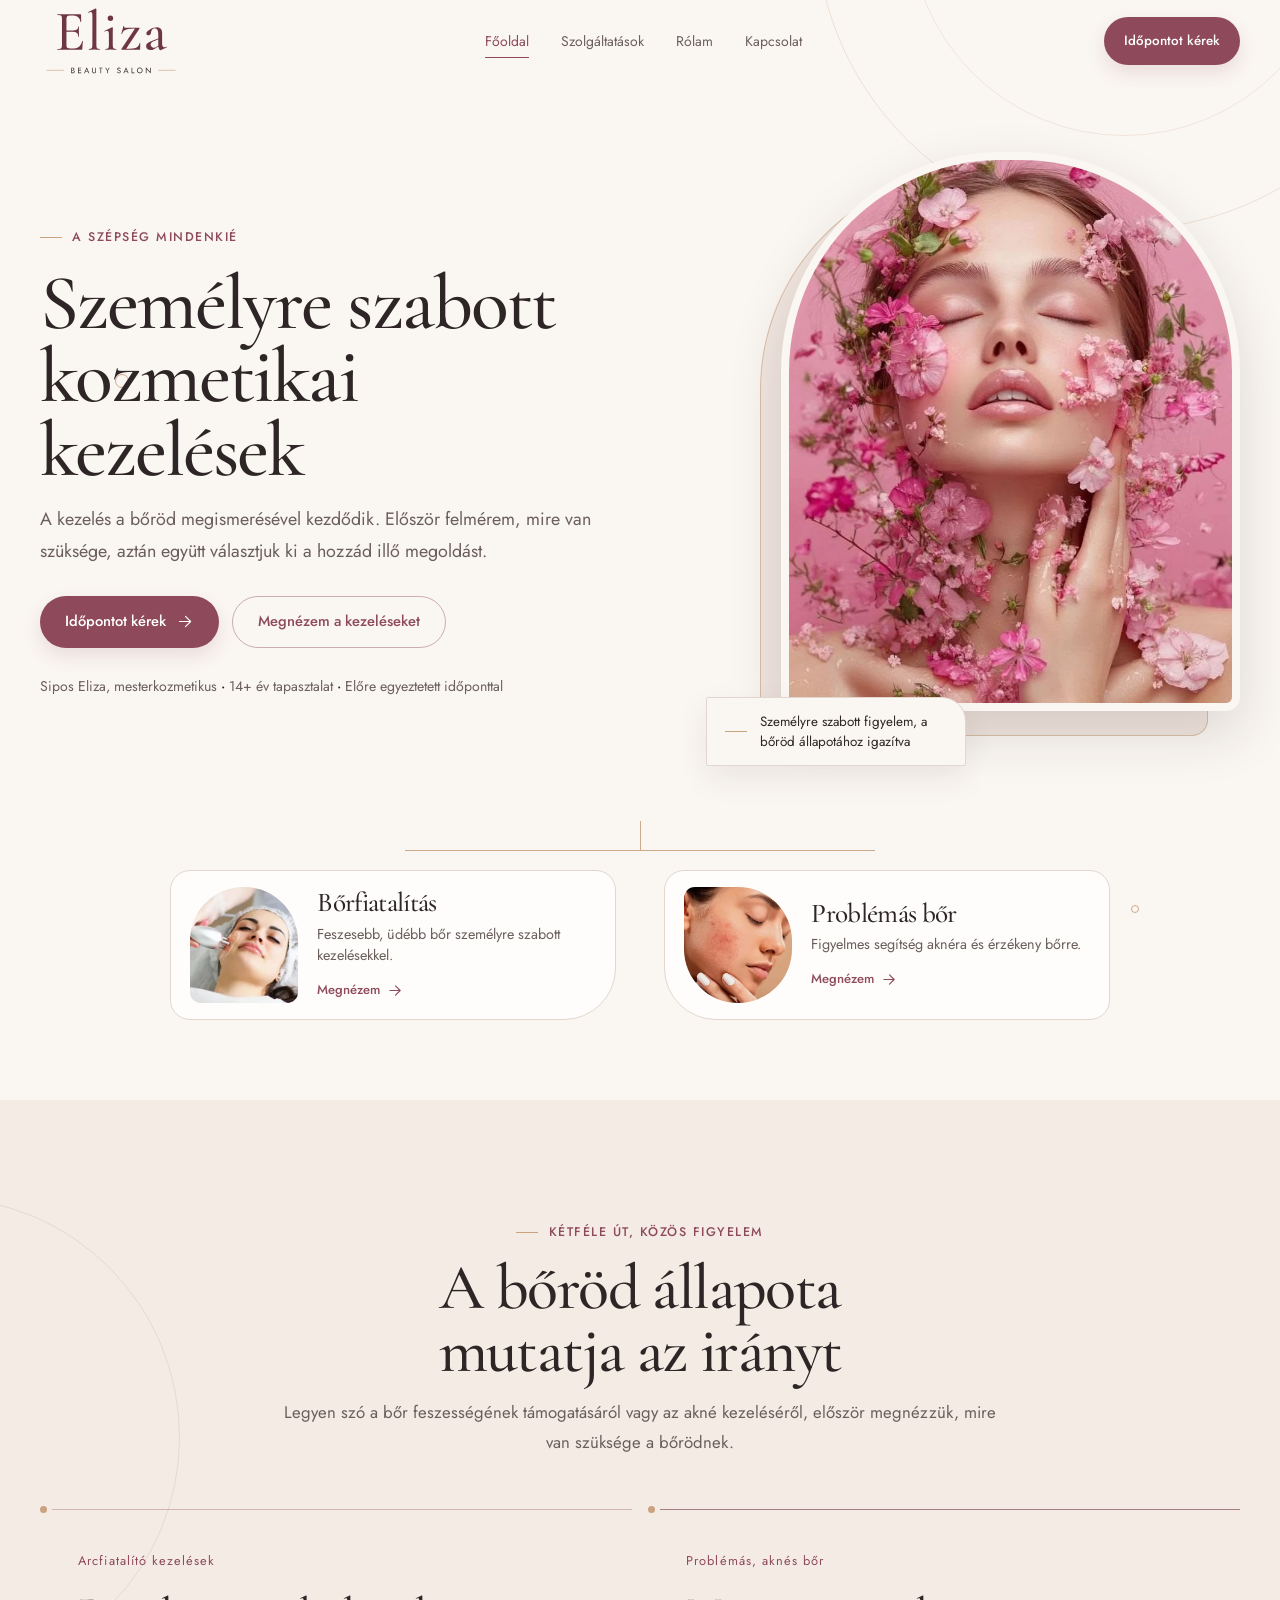
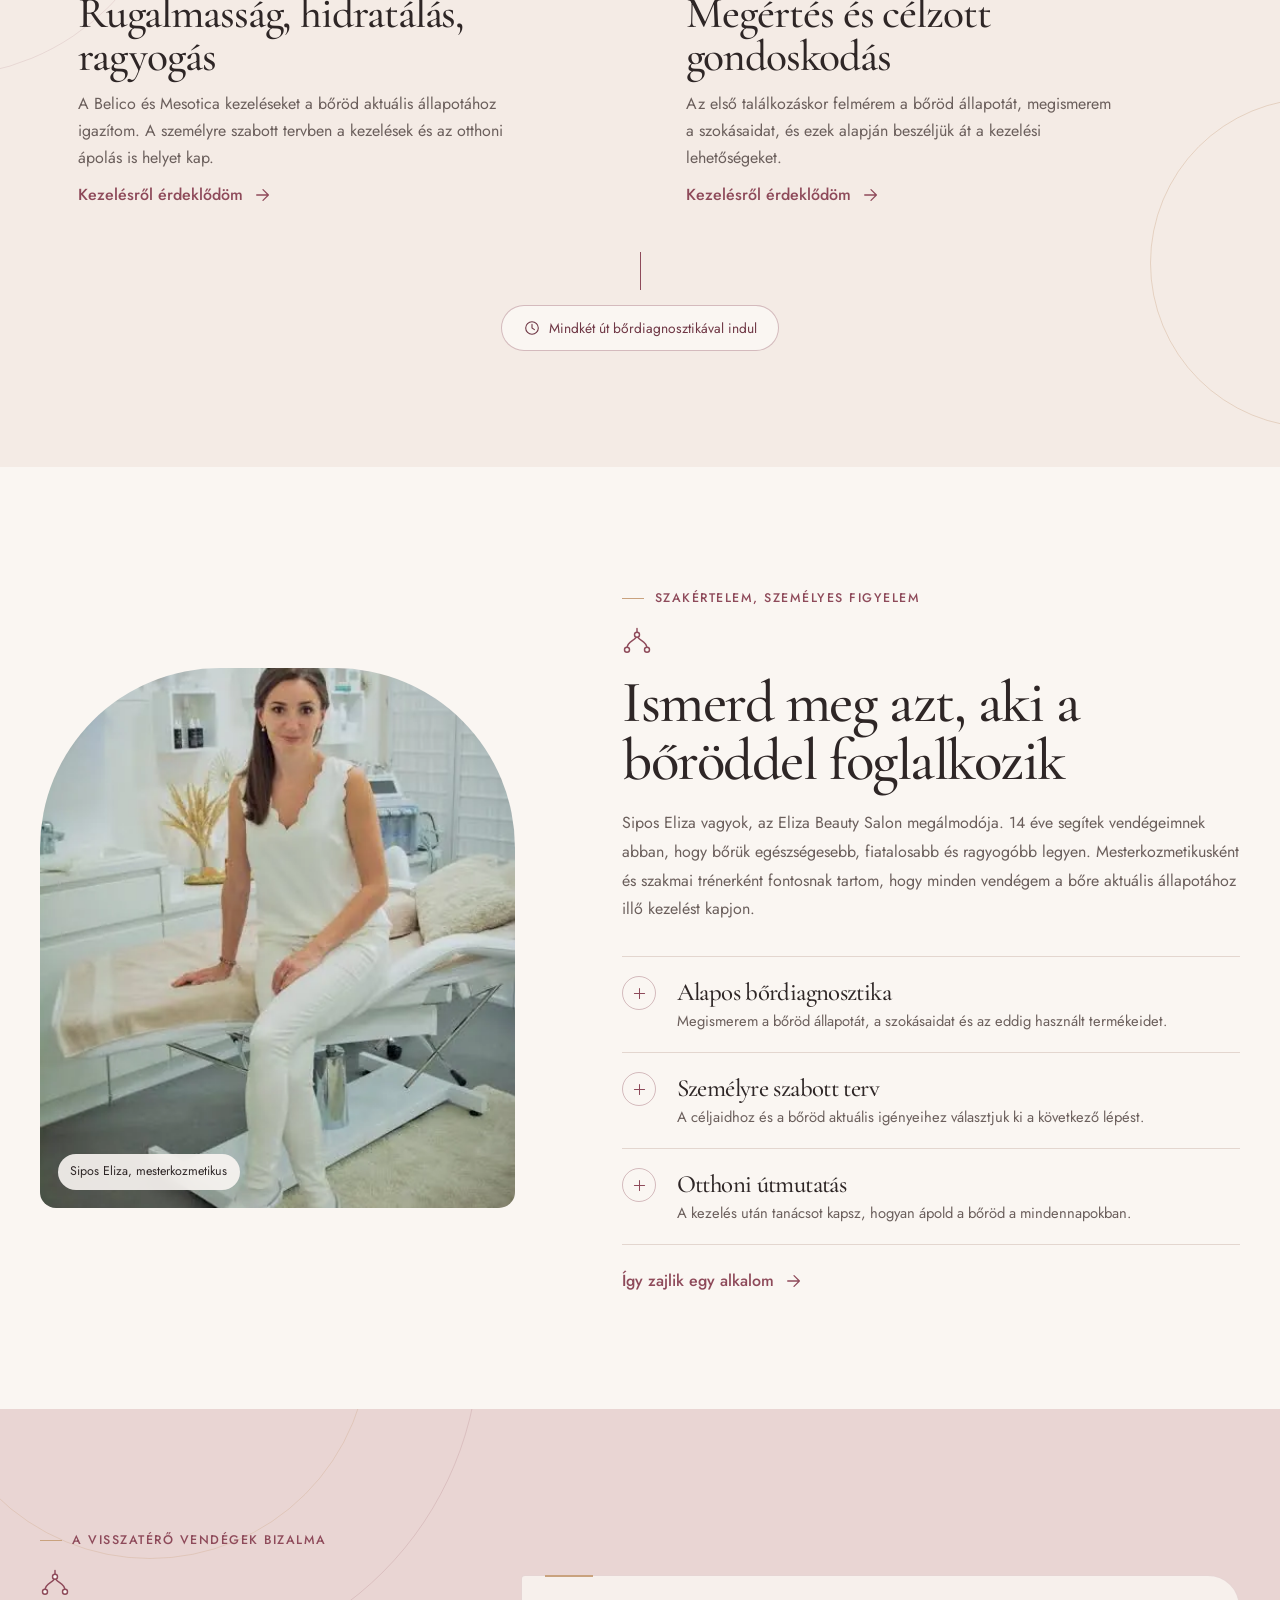
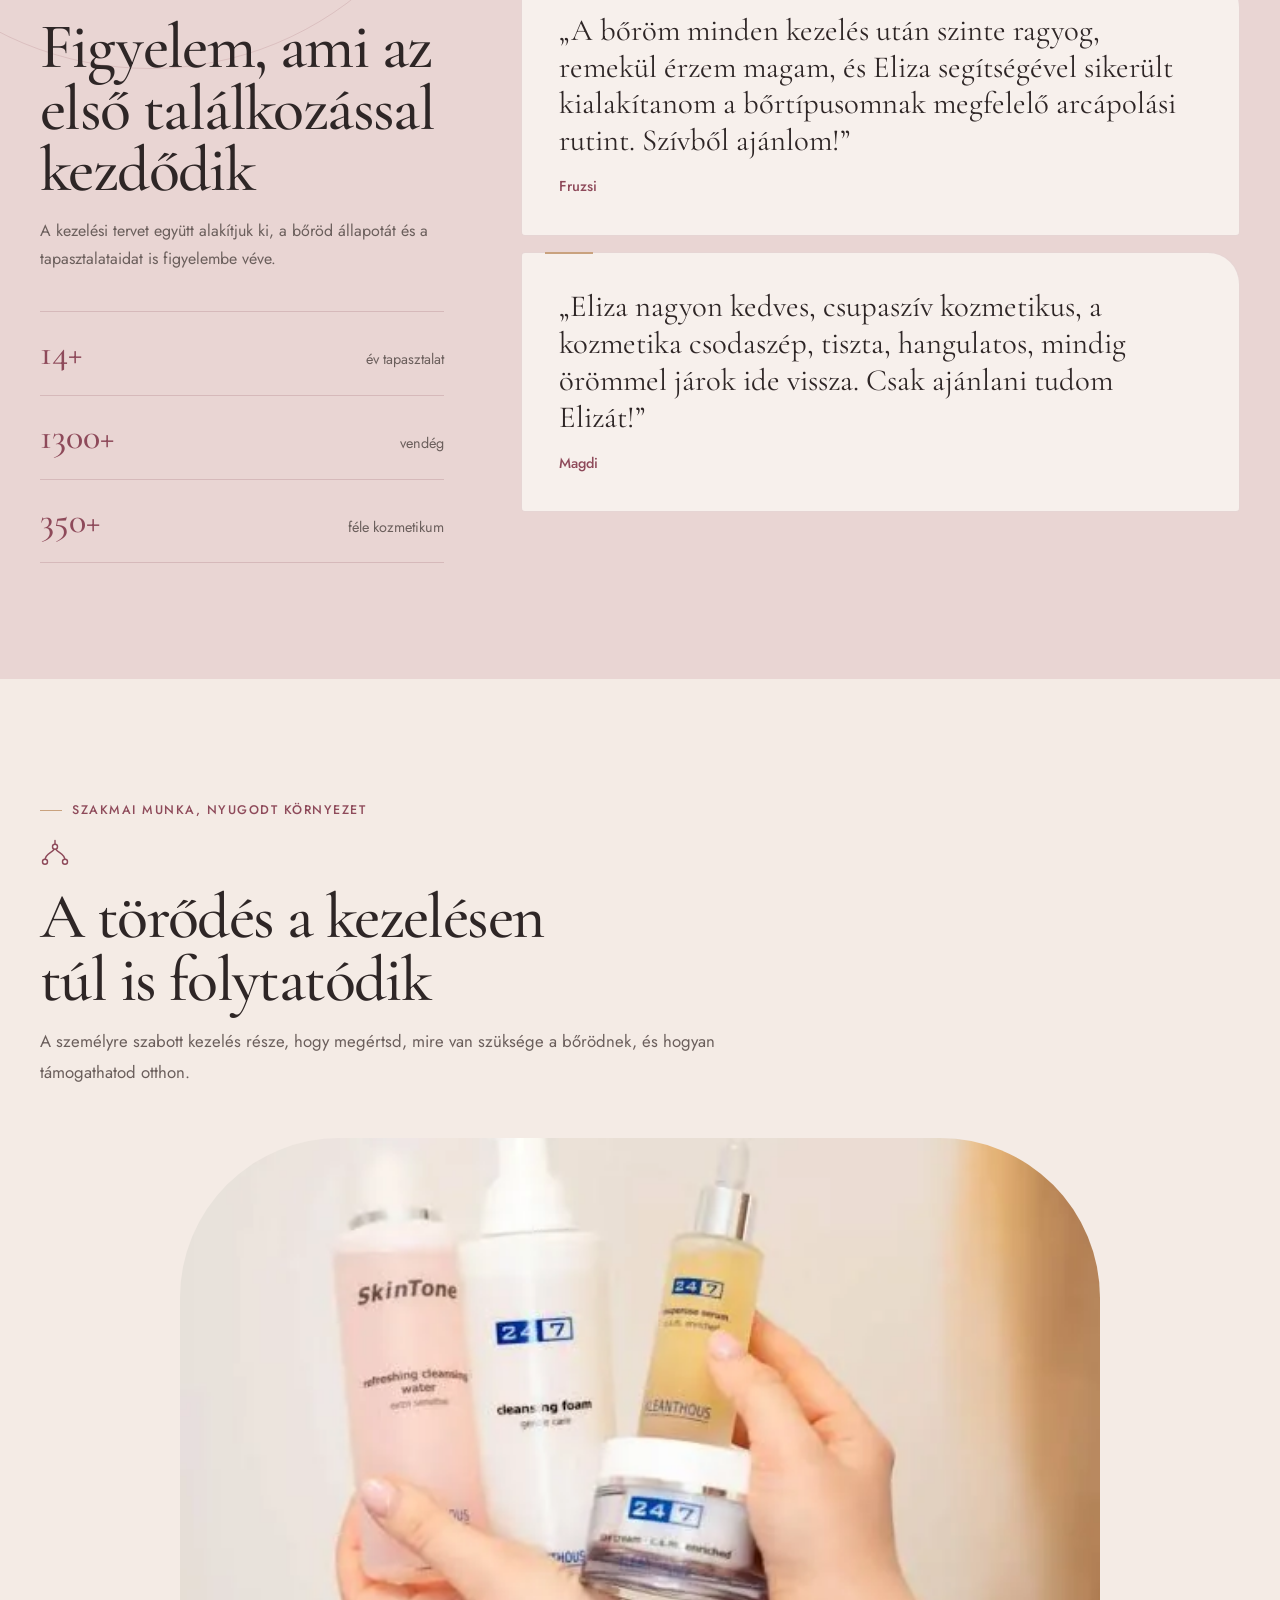
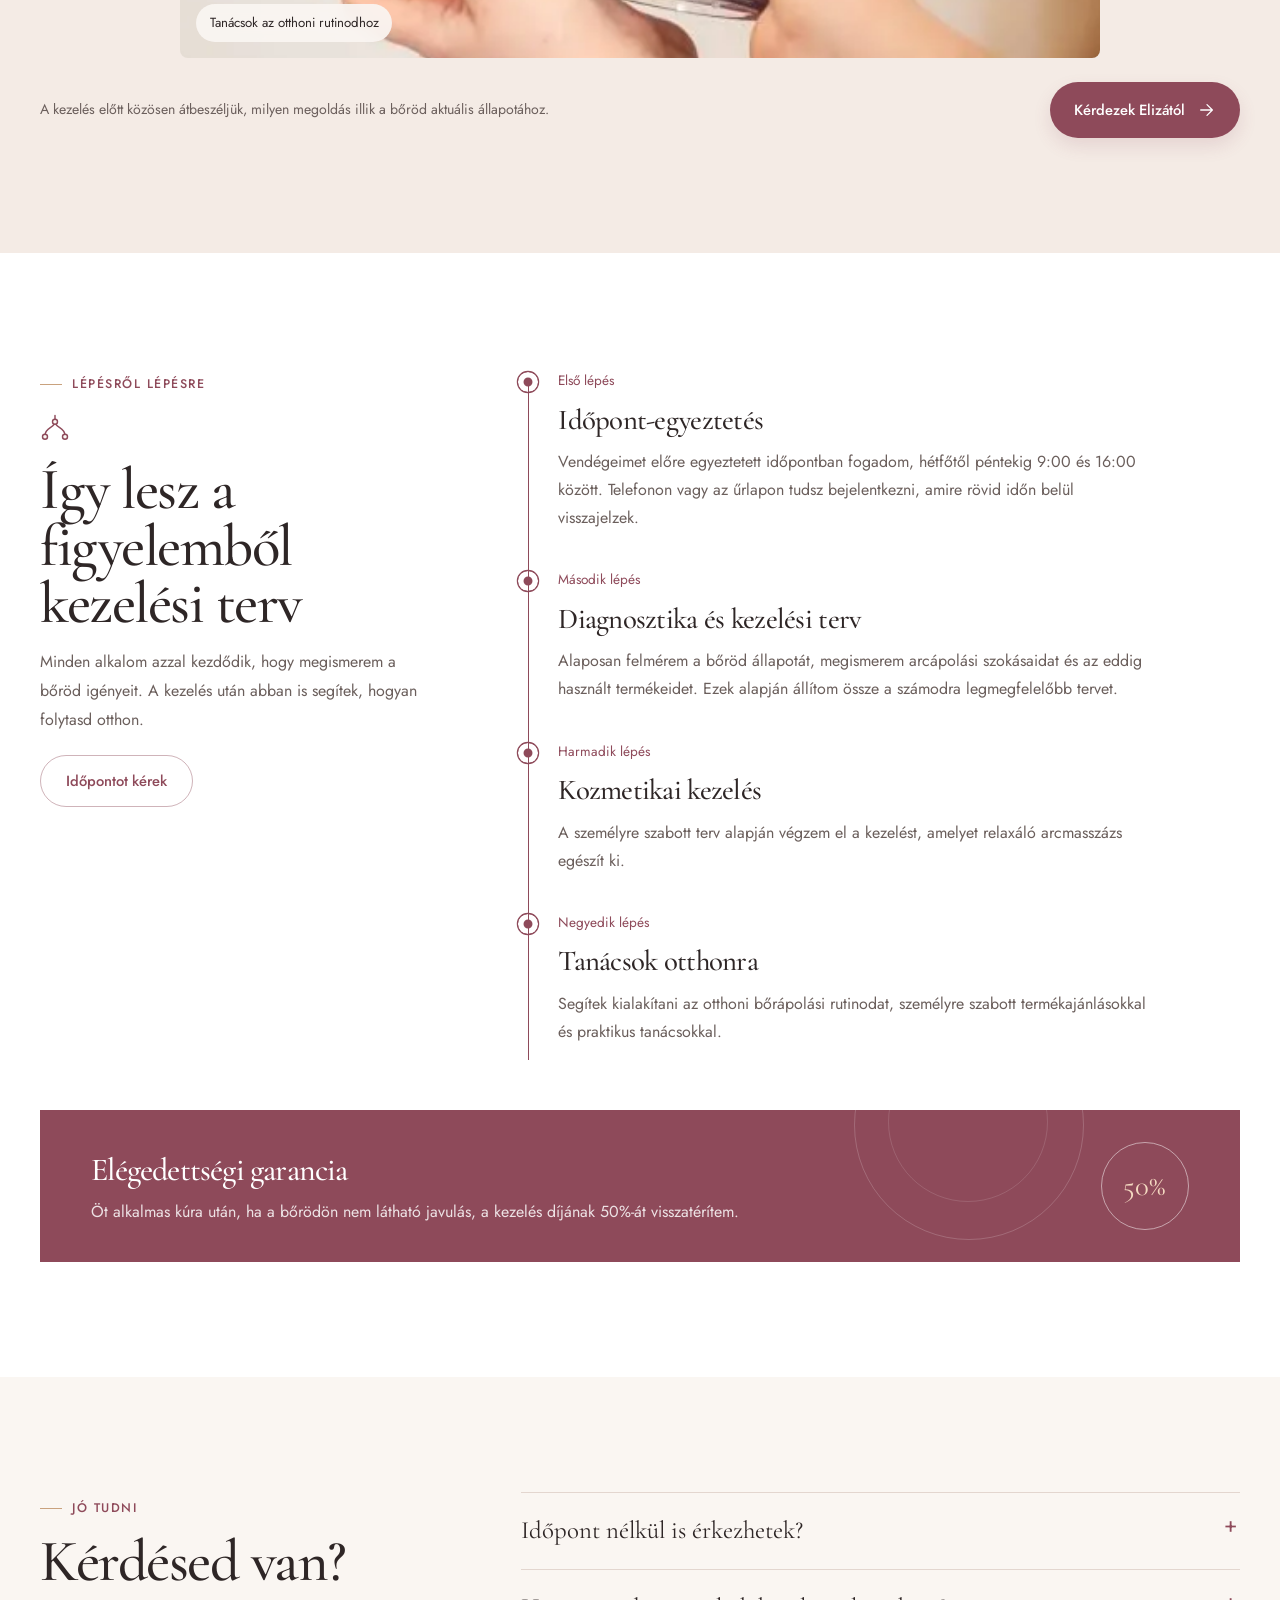
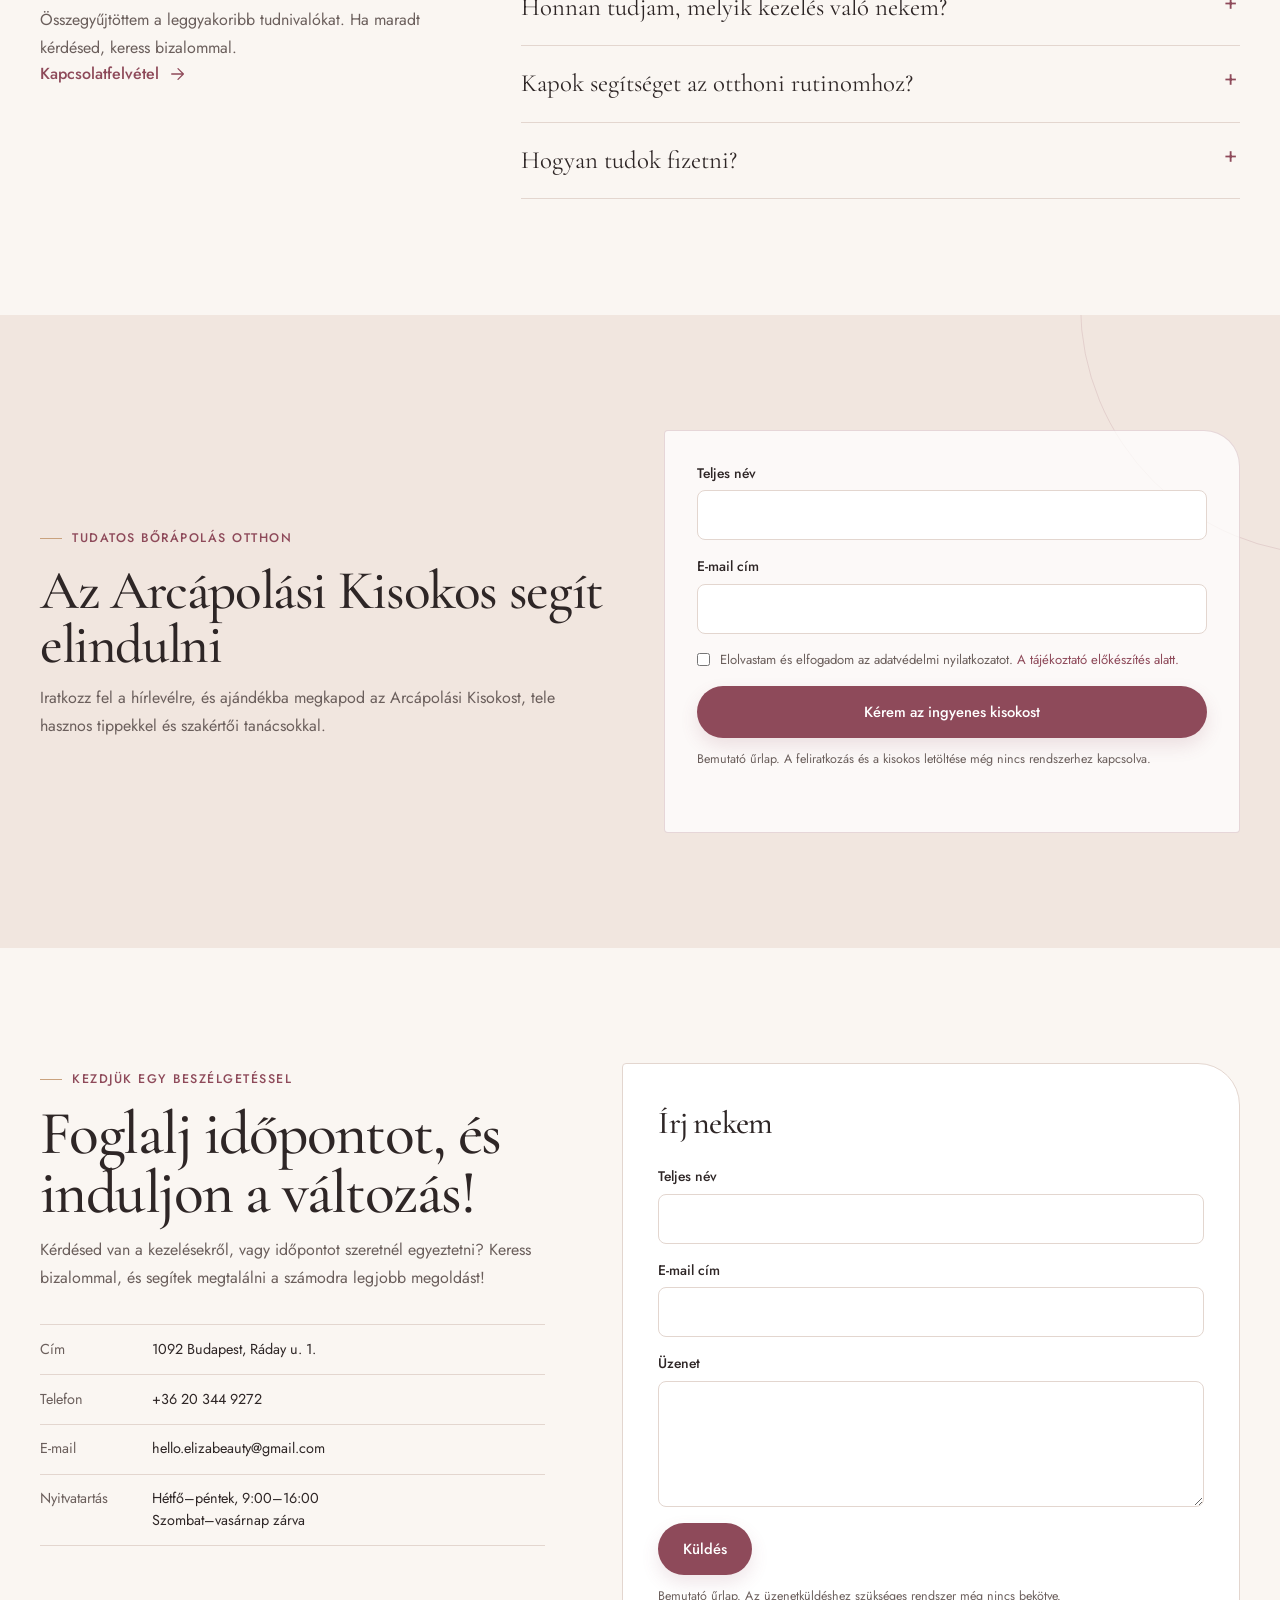
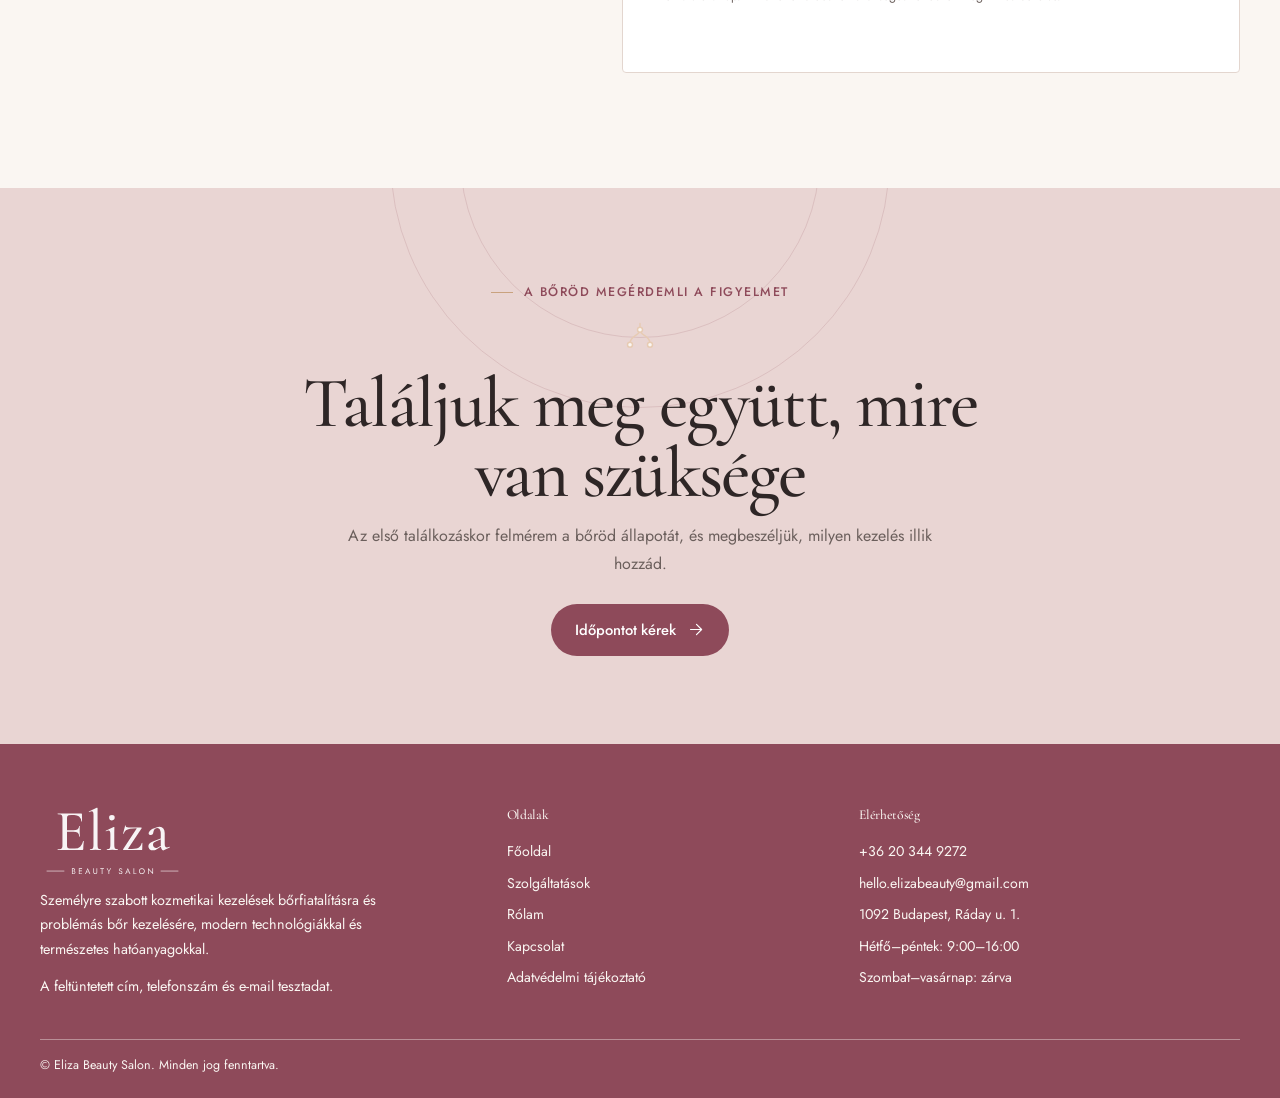
<file: Eliza/index.html>
<!doctype html>
<html lang="hu">
<head>
  <meta charset="UTF-8">
  <meta name="viewport" content="width=device-width, initial-scale=1.0">
  <meta name="description" content="Személyre szabott kozmetikai kezelések Budapesten bőrfiatalításra és problémás bőrre. Ismerd meg Sipos Elizát, és kérj időpontot.">
  <meta name="theme-color" content="#FAF6F2">
  <title>Kozmetikus Budapest | Eliza Beauty Salon</title>
  <link rel="canonical" href="https://eliza-beauty-salon-3ac365.netlify.app/">
  <meta property="og:type" content="website">
  <meta property="og:locale" content="hu_HU">
  <meta property="og:site_name" content="Eliza Beauty Salon">
  <meta property="og:title" content="Kozmetikus Budapest | Eliza Beauty Salon">
  <meta property="og:description" content="Személyre szabott kozmetikai kezelések Budapesten bőrfiatalításra és problémás bőrre. Ismerd meg Sipos Elizát, és kérj időpontot.">
  <meta property="og:url" content="https://eliza-beauty-salon-3ac365.netlify.app/">
  <meta property="og:image" content="https://eliza-beauty-salon-3ac365.netlify.app/images/optimized/hero-letoltes.webp">
  <meta property="og:image:alt" content="Női arc virágok között, szépségápolási hangulatkép">
  <link rel="icon" href="images/favicon.svg" type="image/svg+xml">
  <link rel="stylesheet" href="tailwind-utilities.css">

  <script type="application/ld+json">
  {
    "@context": "https://schema.org",
    "@type": "BeautySalon",
    "@id": "https://eliza-beauty-salon-3ac365.netlify.app/#beauty-salon",
    "name": "Eliza Beauty Salon",
    "url": "https://eliza-beauty-salon-3ac365.netlify.app/",
    "description": "Személyre szabott kozmetikai kezelések bőrfiatalításra és problémás bőrre.",
    "telephone": "+36 20 344 9272",
    "email": "hello.elizabeauty@gmail.com",
    "address": {
      "@type": "PostalAddress",
      "streetAddress": "Ráday utca 1.",
      "addressLocality": "Budapest",
      "postalCode": "1092",
      "addressCountry": "HU"
    },
    "openingHoursSpecification": [{
      "@type": "OpeningHoursSpecification",
      "dayOfWeek": ["Monday", "Tuesday", "Wednesday", "Thursday", "Friday"],
      "opens": "09:00",
      "closes": "16:00"
    }],
    "serviceType": ["Személyre szabott kozmetikai kezelés", "Bőrfiatalítás", "Problémás bőr kezelése"],
    "areaServed": {
      "@type": "City",
      "name": "Budapest"
    }
  }
  </script>

  <link rel="preconnect" href="https://fonts.googleapis.com">
  <link rel="preconnect" href="https://fonts.gstatic.com" crossorigin>
  <link href="https://fonts.googleapis.com/css2?family=Cormorant+Garamond:wght@500;600&family=Jost:wght@400;500&display=swap" rel="stylesheet">

  <style>
    :root {
      --color-brand-primary: #8E4A5A;
      --color-brand-secondary: #F1E6DF;
      --color-brand-accent: #C9A27E;
      --color-brand-bg: #FAF6F2;
      --color-brand-surface: #FFFFFF;
      --color-brand-text: #2E2626;
      --color-brand-muted: #6B5F5C;
      --color-brand-deep: #6E3644;
      --color-brand-line: #E3D6CF;
      --font-heading: 'Cormorant Garamond', Georgia, serif;
      --font-body: 'Jost', system-ui, sans-serif;
      --ease-calm: cubic-bezier(.22, .8, .2, 1);
      --ease-spring: cubic-bezier(.2, 1.22, .35, 1);
    }
    * { box-sizing: border-box; }
    html { scroll-behavior: smooth; scroll-padding-top: 88px; }
    body { margin: 0; background: var(--color-brand-bg); color: var(--color-brand-text); font-family: var(--font-body); }
    body.menu-open { overflow: hidden; }
    h1, h2, h3, h4 { font-family: var(--font-heading); font-weight: 500; letter-spacing: -.025em; }
    a { color: inherit; }
    button, input, textarea { font: inherit; }
    ::selection { background: #E7D0D1; color: var(--color-brand-text); }
    :focus-visible { outline: 3px solid var(--color-brand-accent); outline-offset: 4px; }
    .site-header { transition: background-color .35s ease, box-shadow .35s ease, padding .35s ease; }
    .site-header.is-scrolled { background: rgba(250,246,242,.94); box-shadow: 0 8px 28px rgba(46,38,38,.07); backdrop-filter: blur(14px); }
    .brand-mark { display: inline-flex; align-items: center; gap: .72rem; text-decoration: none; }
    .brand-mark img { width: 142px; height: auto; }
    .nav-link { position: relative; text-decoration: none; color: var(--color-brand-muted); transition: color .25s ease; }
    .nav-link::after { content: ''; position: absolute; left: 0; right: 100%; bottom: -.42rem; height: 1px; background: var(--color-brand-primary); transition: right .38s var(--ease-calm); }
    .nav-link:hover, .nav-link[aria-current="page"] { color: var(--color-brand-primary); }
    .nav-link:hover::after, .nav-link[aria-current="page"]::after { right: 0; }
    .button-primary, .button-outline { display: inline-flex; justify-content: center; align-items: center; gap: .7rem; min-height: 52px; padding: .85rem 1.55rem; border-radius: 999px; text-decoration: none; font-size: .92rem; font-weight: 500; transition: transform .32s var(--ease-spring), background-color .25s ease, color .25s ease, box-shadow .32s ease; }
    .button-primary { color: white; background: var(--color-brand-primary); box-shadow: 0 8px 18px rgba(142,74,90,.14); }
    .button-primary:hover { background: var(--color-brand-deep); transform: translateY(-3px); box-shadow: 0 13px 22px rgba(110,54,68,.19); }
    .button-outline { border: 1px solid rgba(142,74,90,.42); color: var(--color-brand-primary); background: transparent; }
    .button-outline:hover { background: var(--color-brand-secondary); transform: translateY(-3px); }
    .text-link { display: inline-flex; align-items: center; gap: .65rem; color: var(--color-brand-primary); font-weight: 500; text-decoration: none; }
    .text-link svg { transition: transform .3s var(--ease-spring); }
    .text-link:hover svg { transform: translateX(5px); }
    .eyebrow { display: inline-flex; align-items: center; gap: .65rem; color: var(--color-brand-primary); font-size: .78rem; font-weight: 500; letter-spacing: .12em; text-transform: uppercase; }
    .eyebrow::before { content: ''; width: 22px; height: 1px; background: var(--color-brand-accent); }
    .section-pad { padding: clamp(5rem, 9vw, 8.25rem) 0; }
    .section-shell { width: min(1200px, calc(100% - 48px)); margin-inline: auto; }
    .copy-width { max-width: 660px; }
    .hero { position: relative; overflow: hidden; padding: 9.5rem 0 5rem; }
    .hero .section-shell { display: grid; grid-template-columns: minmax(0, 1.05fr) minmax(340px, .95fr); align-items: center; column-gap: clamp(2rem, 6vw, 5.5rem); text-align: left; }
    .hero::before { content: ''; position: absolute; width: 620px; height: 620px; top: -390px; right: -155px; border: 1px solid rgba(201,162,126,.26); border-radius: 50%; pointer-events: none; }
    .hero::after { content: ''; position: absolute; width: 430px; height: 430px; top: -294px; right: -59px; border: 1px solid rgba(201,162,126,.2); border-radius: 50%; pointer-events: none; }
    .hero-copy-column { position: relative; z-index: 2; grid-column: 1; grid-row: 1; }
    .hero-title { max-width: 680px; margin: 1.25rem 0 1rem; font-size: clamp(3.4rem, 6.1vw, 6.1rem); line-height: .94; text-wrap: balance; }
    .hero-title span { display: block; }
    .hero-copy { max-width: 600px; margin: 0; color: var(--color-brand-muted); font-size: clamp(1rem, 1.5vw, 1.12rem); line-height: 1.8; }
    .hero-actions { display: flex; flex-wrap: wrap; justify-content: flex-start; gap: .85rem; margin-top: 1.75rem; }
    .hero-visual { position: relative; z-index: 1; grid-column: 2; grid-row: 1; width: 100%; min-height: clamp(460px, 48vw, 650px); align-self: stretch; }
    .hero-visual::before { content: ''; position: absolute; inset: 3% 6% 5% 10%; border: 1px solid rgba(201,162,126,.58); border-radius: 220px 220px 16px 16px; background: var(--color-brand-secondary); }
    .hero-visual-frame { position: absolute; inset: 0 0 9% 14%; overflow: hidden; border: 8px solid var(--color-brand-bg); border-radius: 220px 220px 14px 14px; background: var(--color-brand-secondary); box-shadow: 0 22px 55px rgba(46,38,38,.14); }
    .hero-visual img { width: 100%; height: 100%; object-fit: cover; object-position: center 34%; }
    .hero-image-note { position: absolute; z-index: 2; left: 0; bottom: 0; display: flex; align-items: center; gap: .8rem; max-width: 260px; padding: .9rem 1.1rem; border: 1px solid var(--color-brand-line); border-radius: 2px 24px 2px 2px; color: var(--color-brand-text); background: var(--color-brand-bg); box-shadow: 0 12px 32px rgba(46,38,38,.08); font-size: .84rem; line-height: 1.45; }
    .hero-image-note::before { content: ''; flex: 0 0 22px; width: 22px; height: 1px; background: var(--color-brand-accent); }
    .pathways { position: relative; display: grid; grid-column: 1 / -1; grid-row: 2; grid-template-columns: 1fr 1fr; gap: clamp(1rem, 4vw, 3rem); max-width: 940px; margin: 3.4rem auto 0; padding-top: 3.1rem; }
    .pathways::before { content: ''; position: absolute; top: 0; left: 50%; width: 1px; height: 1.85rem; background: var(--color-brand-accent); transform-origin: top; transform: scaleY(.3); opacity: .35; transition: transform 1.2s var(--ease-calm), opacity .8s ease; }
    .pathways.is-visible::before { transform: scaleY(1); opacity: .9; }
    .pathways::after { content: ''; position: absolute; top: 1.82rem; left: 25%; right: 25%; height: 1px; background: var(--color-brand-accent); transform: scaleX(.12); opacity: .35; transition: transform 1.2s .16s var(--ease-calm), opacity .8s .16s ease; }
    .pathways.is-visible::after { transform: scaleX(1); opacity: .9; }
    .pathway-card { position: relative; z-index: 1; display: grid; grid-template-columns: 108px 1fr; min-height: 148px; align-items: center; gap: 1.2rem; padding: 1rem 1.2rem; border: 1px solid var(--color-brand-line); border-radius: 20px 20px 52px 20px; background: rgba(255,255,255,.78); text-decoration: none; transition: transform .4s var(--ease-spring), border-color .3s ease, box-shadow .4s ease; }
    .pathway-card:nth-child(2) { border-radius: 20px 20px 20px 52px; }
    .pathway-card:hover { transform: translateY(-5px); border-color: rgba(142,74,90,.45); box-shadow: 0 18px 36px rgba(46,38,38,.08); }
    .pathway-image { width: 108px; height: 116px; overflow: hidden; border-radius: 60px 60px 12px 12px; background: var(--color-brand-secondary); }
    .pathway-card:nth-child(2) .pathway-image { border-radius: 12px 60px 60px 60px; }
    .pathway-image img { width: 100%; height: 100%; object-fit: cover; transition: transform .7s var(--ease-calm); }
    .pathway-card:hover .pathway-image img { transform: scale(1.07); }
    .pathway-copy h2 { margin: 0 0 .35rem; color: var(--color-brand-text); font-size: 1.7rem; line-height: 1.05; }
    .pathway-copy p { margin: 0 0 .65rem; color: var(--color-brand-muted); font-size: .9rem; line-height: 1.5; }
    .pathway-copy span { display: inline-flex; align-items: center; gap: .45rem; color: var(--color-brand-primary); font-size: .82rem; font-weight: 500; }
    .hero-footnote { margin: 1.8rem 0 0; color: var(--color-brand-muted); font-size: .88rem; text-align: left; }
    .hero-footnote strong { color: var(--color-brand-text); font-weight: 500; }
    .branch-rule { display: flex; align-items: center; justify-content: center; gap: .65rem; color: var(--color-brand-primary); }
    .branch-rule::before, .branch-rule::after { content: ''; width: 38px; height: 1px; background: var(--color-brand-accent); }
    .route-glyph { display: block; width: 30px; height: 30px; color: var(--color-brand-primary); margin: 1.15rem 0; }
    .route-glyph path { stroke: currentColor; stroke-width: 1.15; fill: none; stroke-linecap: round; stroke-linejoin: round; }
    .route-glyph circle { fill: var(--color-brand-bg); stroke: currentColor; stroke-width: 1.15; }
    .evidence-section .route-glyph { color: var(--color-brand-primary); }
    .closing-cta .route-glyph { color: #E7CBB3; margin-inline: auto; }
    .section-heading { max-width: 720px; margin-bottom: 3.2rem; }
    .section-heading.centered { margin-inline: auto; text-align: center; }
    .section-heading.centered .eyebrow { justify-content: center; }
    .section-heading h2 { margin: 1rem 0 .9rem; font-size: clamp(2.5rem, 5vw, 4rem); line-height: .98; text-wrap: balance; }
    .section-heading p { color: var(--color-brand-muted); font-size: 1.05rem; line-height: 1.8; }
    .care-section { position: relative; background: #F4EBE5; overflow: hidden; }
    .care-section::before { content: ''; position: absolute; width: 480px; height: 480px; border: 1px solid rgba(142,74,90,.12); border-radius: 50%; left: -300px; top: 10%; }
    .care-section::after { content: ''; position: absolute; width: 330px; height: 330px; border: 1px solid rgba(201,162,126,.35); border-radius: 50%; right: -200px; bottom: 4%; }
    .care-grid { position: relative; z-index: 1; display: grid; grid-template-columns: repeat(2, minmax(0,1fr)); gap: 1rem; }
    .care-panel { position: relative; min-height: 278px; padding: clamp(1.6rem, 3vw, 2.4rem); border-top: 1px solid rgba(142,74,90,.35); }
    .care-panel + .care-panel { border-top-color: rgba(110,54,68,.6); }
    .care-panel::before { content: ''; position: absolute; left: 0; top: -4px; width: 7px; height: 7px; border-radius: 50%; background: var(--color-brand-accent); box-shadow: 0 0 0 5px #F4EBE5; }
    .care-index { color: var(--color-brand-primary); font-size: .8rem; letter-spacing: .08em; }
    .care-panel h3 { max-width: 400px; margin: 1.25rem 0 .75rem; font-size: clamp(2rem, 3.4vw, 3rem); line-height: .98; }
    .care-panel p { max-width: 430px; color: var(--color-brand-muted); line-height: 1.7; }
    .care-panel .text-link { margin-top: .75rem; }
    .care-join { position: relative; display: flex; justify-content: center; margin: .4rem auto 0; padding-top: 3.3rem; text-align: center; }
    .care-join::before { content: ''; position: absolute; width: 1px; height: 2.4rem; top: 0; background: var(--color-brand-primary); transform-origin: top; transform: scaleY(.2); transition: transform 1.2s var(--ease-calm); }
    .care-join.is-visible::before { transform: scaleY(1); }
    .care-join span { display: inline-flex; align-items: center; gap: .55rem; padding: .75rem 1.3rem; border: 1px solid rgba(142,74,90,.35); border-radius: 999px; color: var(--color-brand-deep); background: #FAF6F2; font-size: .86rem; }
    .feature-section { background: var(--color-brand-bg); }
    .feature-layout { display: grid; grid-template-columns: .9fr 1.1fr; gap: clamp(2.5rem, 6vw, 6rem); align-items: center; }
    .feature-photo { position: relative; min-height: 540px; }
    .feature-photo-main { position: absolute; inset: 0 6% 0 0; overflow: hidden; border-radius: 180px 180px 16px 16px; background: var(--color-brand-secondary); }
    .feature-photo-main img { width: 100%; height: 100%; object-fit: cover; }
    .photo-caption { position: absolute; left: 1.1rem; bottom: 1.1rem; padding: .55rem .8rem; border-radius: 999px; background: rgba(250,246,242,.9); color: var(--color-brand-text); font-size: .78rem; backdrop-filter: blur(8px); }
    .feature-copy h2 { margin: 1rem 0 1.2rem; font-size: clamp(2.6rem, 4.6vw, 4.35rem); line-height: .98; }
    .feature-copy > p { color: var(--color-brand-muted); line-height: 1.8; }
    .feature-points { margin-top: 2rem; border-top: 1px solid var(--color-brand-line); }
    .feature-point { display: grid; grid-template-columns: 40px 1fr; gap: .9rem; padding: 1.2rem 0; border-bottom: 1px solid var(--color-brand-line); }
    .feature-point-mark { display: grid; place-items: center; width: 34px; height: 34px; border: 1px solid rgba(142,74,90,.35); border-radius: 50%; color: var(--color-brand-primary); }
    .feature-point h3 { margin: .15rem 0 .25rem; font-size: 1.55rem; line-height: 1.05; }
    .feature-point p { margin: 0; color: var(--color-brand-muted); font-size: .92rem; line-height: 1.65; }
    .evidence-section { position: relative; overflow: hidden; color: var(--color-brand-text); background: #E9D5D3; }
    .evidence-section::before { content: ''; position: absolute; width: 660px; height: 660px; top: -400px; left: -180px; border: 1px solid rgba(142,74,90,.16); border-radius: 50%; }
    .evidence-section::after { content: ''; position: absolute; width: 440px; height: 440px; top: -290px; left: -70px; border: 1px solid rgba(201,162,126,.3); border-radius: 50%; }
    .evidence-layout { position: relative; z-index: 1; display: grid; grid-template-columns: .72fr 1.28fr; gap: clamp(2rem, 6vw, 6rem); }
    .evidence-section .eyebrow { color: var(--color-brand-primary); }
    .evidence-section h2 { max-width: 460px; margin: 1rem 0; font-size: clamp(2.8rem, 5vw, 4.4rem); line-height: .96; }
    .evidence-section .intro { max-width: 390px; color: var(--color-brand-muted); line-height: 1.75; }
    .stat-list { display: grid; grid-template-columns: 1fr; margin-top: 2.4rem; border-top: 1px solid rgba(142,74,90,.2); }
    .stat { display: flex; align-items: baseline; justify-content: space-between; gap: 1rem; padding: .9rem 0; border-bottom: 1px solid rgba(142,74,90,.2); }
    .stat strong { color: var(--color-brand-primary); font-family: var(--font-heading); font-size: 2.25rem; font-weight: 500; }
    .stat span { color: var(--color-brand-muted); font-size: .9rem; }
    .quote-stack { display: grid; gap: 1rem; align-content: center; }
    .quote { position: relative; padding: clamp(1.4rem, 3vw, 2.3rem); border: 1px solid rgba(142,74,90,.16); border-radius: 4px 32px 4px 4px; background: rgba(250,246,242,.82); }
    .quote::before { content: ''; position: absolute; top: -1px; left: 1.4rem; width: 48px; height: 2px; background: var(--color-brand-accent); }
    .quote blockquote { margin: 0; color: var(--color-brand-text); font-family: var(--font-heading); font-size: clamp(1.55rem, 2.4vw, 2rem); line-height: 1.2; }
    .quote figcaption { margin-top: 1rem; color: var(--color-brand-primary); font-size: .9rem; font-weight: 500; }
    .gallery-section { background: #F4EBE5; overflow: hidden; }
    .gallery-grid { max-width: 920px; margin-inline: auto; }
    .gallery-item { position: relative; height: clamp(340px, 43vw, 520px); overflow: hidden; border-radius: 160px 160px 8px 8px; background: var(--color-brand-secondary); }
    .gallery-item img { width: 100%; height: 100%; object-fit: cover; transition: transform 1s var(--ease-calm); }
    .gallery-item:hover img { transform: scale(1.04); }
    .gallery-item figcaption { position: absolute; left: 1rem; bottom: 1rem; padding: .55rem .85rem; border-radius: 999px; color: var(--color-brand-text); background: rgba(250,246,242,.92); font-size: .83rem; backdrop-filter: blur(8px); }
    .gallery-note { display: flex; align-items: center; justify-content: space-between; gap: 2rem; margin-top: 1.5rem; color: var(--color-brand-muted); font-size: .88rem; }
    .gallery-ask-link { flex: 0 0 auto; gap: .8rem; min-height: 56px; padding-inline: 1.5rem; }
    .gallery-ask-link svg { transition: transform .3s var(--ease-spring); }
    .gallery-ask-link:hover svg { transform: translateX(4px); }
    .process-section { background: white; }
    .process-layout { display: grid; grid-template-columns: .7fr 1.3fr; gap: clamp(2rem, 7vw, 7rem); }
    .process-intro { position: sticky; top: 120px; align-self: start; }
    .process-intro h2 { margin: 1rem 0; font-size: clamp(2.7rem, 4.6vw, 4rem); line-height: .97; }
    .process-intro p { color: var(--color-brand-muted); line-height: 1.8; }
    .process-list { position: relative; padding-left: 2.5rem; }
    .process-list::before { content: ''; position: absolute; left: 10px; top: 14px; bottom: 22px; width: 1px; background: var(--color-brand-line); }
    .process-list::after { content: ''; position: absolute; left: 10px; top: 14px; height: var(--line-progress, 0%); width: 1px; background: var(--color-brand-primary); transition: height 1.2s var(--ease-calm); }
    .process-step { position: relative; padding: 0 0 2.2rem; }
    .process-step:last-child { padding-bottom: 0; }
    .process-step::before { content: ''; position: absolute; left: -2.5rem; top: .25rem; width: 20px; height: 20px; border: 1px solid var(--color-brand-primary); border-radius: 50%; background: white; box-shadow: inset 0 0 0 5px white; transition: background .4s ease, transform .4s var(--ease-spring); }
    .process-step.is-visible::before { background: var(--color-brand-primary); transform: scale(1.12); }
    .process-step span { color: var(--color-brand-primary); font-size: .85rem; }
    .process-step h3 { margin: .35rem 0 .45rem; font-size: 1.8rem; }
    .process-step p { max-width: 590px; margin: 0; color: var(--color-brand-muted); line-height: 1.75; }
    .guarantee-band { position: relative; display: grid; grid-template-columns: 1fr auto; align-items: center; gap: 2rem; margin-top: 4rem; padding: 2rem clamp(1.5rem, 4vw, 3.2rem); color: white; background: var(--color-brand-primary); overflow: hidden; }
    .guarantee-band::before { content: ''; position: absolute; width: 230px; height: 230px; border: 1px solid rgba(255,255,255,.18); border-radius: 50%; right: 13%; top: -100px; }
    .guarantee-band::after { content: ''; position: absolute; width: 160px; height: 160px; border: 1px solid rgba(255,255,255,.13); border-radius: 50%; right: 16%; top: -68px; }
    .guarantee-band > * { position: relative; z-index: 1; }
    .guarantee-band h3 { margin: 0 0 .35rem; font-size: 2rem; }
    .guarantee-band p { max-width: 650px; margin: 0; color: rgba(255,255,255,.84); line-height: 1.65; }
    .guarantee-mark { display: grid; place-items: center; width: 88px; height: 88px; border: 1px solid rgba(255,255,255,.5); border-radius: 50%; color: #F4D9C1; font-family: var(--font-heading); font-size: 1.8rem; }
    .faq-section { background: var(--color-brand-bg); }
    .faq-layout { display: grid; grid-template-columns: .72fr 1.28fr; gap: clamp(2rem, 6vw, 6rem); }
    .faq-heading h2 { margin: 1rem 0; font-size: clamp(2.7rem, 4.6vw, 4rem); line-height: .96; }
    .faq-heading p { color: var(--color-brand-muted); line-height: 1.75; }
    .faq-list { border-top: 1px solid var(--color-brand-line); }
    .faq-list details { border-bottom: 1px solid var(--color-brand-line); }
    .faq-list summary { position: relative; padding: 1.2rem 2.4rem 1.2rem 0; cursor: pointer; list-style: none; font-family: var(--font-heading); font-size: 1.55rem; }
    .faq-list summary::-webkit-details-marker { display: none; }
    .faq-list summary::after { content: '+'; position: absolute; top: 1rem; right: .2rem; color: var(--color-brand-primary); font-family: var(--font-body); font-size: 1.35rem; transition: transform .25s ease; }
    .faq-list details[open] summary::after { transform: rotate(45deg); }
    .faq-list details p { max-width: 600px; margin: 0 2rem 1.3rem 0; color: var(--color-brand-muted); line-height: 1.75; }
    .newsletter-section { position: relative; overflow: hidden; background: #F1E6DF; }
    .newsletter-section::before { content: ''; position: absolute; width: 500px; height: 500px; border: 1px solid rgba(142,74,90,.14); border-radius: 50%; right: -300px; top: -260px; }
    .newsletter-inner { position: relative; display: grid; grid-template-columns: 1fr 1fr; align-items: center; gap: 3rem; }
    .newsletter-copy h2 { margin: 1rem 0 .8rem; font-size: clamp(2.5rem, 4.3vw, 3.8rem); line-height: .98; }
    .newsletter-copy p { max-width: 520px; color: var(--color-brand-muted); line-height: 1.75; }
    .newsletter-form { padding: clamp(1.3rem, 3vw, 2rem); border: 1px solid rgba(142,74,90,.2); border-radius: 4px 36px 4px 4px; background: rgba(255,255,255,.76); }
    .field { display: grid; gap: .42rem; margin-bottom: 1rem; }
    .field label { color: var(--color-brand-text); font-size: .87rem; font-weight: 500; }
    .field input, .field textarea { width: 100%; min-height: 48px; padding: .75rem .9rem; border: 1px solid var(--color-brand-line); border-radius: 8px; color: var(--color-brand-text); background: white; transition: border-color .2s ease, box-shadow .2s ease; }
    .field textarea { min-height: 126px; resize: vertical; }
    .field input:focus, .field textarea:focus { border-color: var(--color-brand-primary); outline: none; box-shadow: 0 0 0 3px rgba(142,74,90,.12); }
    .consent { display: flex; align-items: flex-start; gap: .65rem; margin: .3rem 0 1rem; color: var(--color-brand-muted); font-size: .82rem; line-height: 1.5; }
    .consent input { accent-color: var(--color-brand-primary); margin-top: .18rem; }
    .form-note, .form-status { color: var(--color-brand-muted); font-size: .78rem; line-height: 1.5; }
    .form-status { min-height: 1.25rem; margin-top: .7rem; color: var(--color-brand-deep); }
    .contact-section { background: var(--color-brand-bg); }
    .contact-layout { display: grid; grid-template-columns: .9fr 1.1fr; gap: clamp(2rem, 6vw, 6rem); align-items: start; }
    .contact-copy h2 { margin: 1rem 0 .85rem; font-size: clamp(2.7rem, 4.8vw, 4.15rem); line-height: .96; }
    .contact-copy > p { color: var(--color-brand-muted); line-height: 1.75; }
    .contact-details { margin-top: 2rem; border-top: 1px solid var(--color-brand-line); }
    .contact-detail { display: grid; grid-template-columns: 100px 1fr; gap: .75rem; padding: .85rem 0; border-bottom: 1px solid var(--color-brand-line); font-size: .9rem; }
    .contact-detail dt { color: var(--color-brand-muted); }
    .contact-detail dd { margin: 0; }
    .contact-detail a { text-decoration-color: rgba(142,74,90,.35); text-underline-offset: 3px; }
    .contact-form { padding: clamp(1.4rem, 3vw, 2.2rem); border: 1px solid var(--color-brand-line); border-radius: 4px 42px 4px 4px; background: white; }
    .contact-form h3 { margin: 0 0 1.2rem; font-size: 2rem; }
    .closing-cta { position: relative; overflow: hidden; padding: 5.5rem 0; color: var(--color-brand-text); text-align: center; background: #E9D5D3; }
    .closing-cta::before, .closing-cta::after { content: ''; position: absolute; width: 360px; height: 360px; border: 1px solid rgba(142,74,90,.16); border-radius: 50%; top: -210px; left: calc(50% - 180px); }
    .closing-cta::after { width: 500px; height: 500px; top: -280px; left: calc(50% - 250px); }
    .closing-cta .section-shell { position: relative; z-index: 1; }
    .closing-cta .eyebrow { color: var(--color-brand-primary); }
    .closing-cta h2 { max-width: 760px; margin: 1rem auto .8rem; font-size: clamp(2.7rem, 5.6vw, 4.8rem); line-height: .98; }
    .closing-cta p { max-width: 620px; margin: 0 auto 1.6rem; color: var(--color-brand-muted); line-height: 1.75; }
    .closing-cta .button-primary { color: white; background: var(--color-brand-primary); box-shadow: none; }
    .closing-cta .button-primary:hover { background: var(--color-brand-deep); }
    .site-footer { padding: 3.6rem 0 1.5rem; color: #FAF6F2; background: var(--color-brand-primary); }
    .footer-main { display: grid; grid-template-columns: 1.1fr .8fr 1fr; gap: 3rem; padding-bottom: 2.5rem; }
    .footer-brand img { width: 145px; height: auto; filter: brightness(0) invert(1); opacity: .94; }
    .footer-brand p { max-width: 340px; color: #FAF6F2; font-size: .9rem; line-height: 1.7; }
    .footer-title { margin: .2rem 0 1rem; color: #FAF6F2; font-size: .85rem; font-weight: 500; }
    .footer-links { display: grid; gap: .65rem; }
    .footer-links a, .footer-links span { width: fit-content; color: #FAF6F2; font-size: .88rem; text-decoration: none; }
    .footer-links a:hover { color: white; text-decoration: underline; text-underline-offset: 3px; }
    .footer-bottom { display: flex; justify-content: space-between; gap: 1.5rem; padding-top: 1rem; border-top: 1px solid rgba(250,246,242,.4); color: #FAF6F2; font-size: .78rem; }
    .footer-bottom p { margin: 0; }
    .demo-notice { margin-top: .8rem; color: #FAF6F2; font-size: .76rem; }
    .scroll-reveal { opacity: 0; transform: translateY(22px); transition: opacity .8s var(--ease-calm), transform .8s var(--ease-calm); }
    .scroll-reveal.is-visible { opacity: 1; transform: translateY(0); }
    .scroll-reveal[data-reveal="from-left"] { transform: translateX(-26px); }
    .scroll-reveal[data-reveal="from-right"] { transform: translateX(26px); }
    .scroll-reveal[data-reveal="from-left"].is-visible, .scroll-reveal[data-reveal="from-right"].is-visible { transform: translateX(0); }
    .float-mark { position: absolute; z-index: 2; width: 14px; height: 14px; border: 1px solid rgba(201,162,126,.9); border-radius: 50%; animation: breathe 6s ease-in-out infinite; }
    .float-mark.one { top: 34%; left: 9%; }
    .float-mark.two { right: 11%; bottom: 17%; width: 8px; height: 8px; animation-delay: -2s; }
    @keyframes breathe { 0%, 100% { transform: translateY(0) scale(1); opacity: .45; } 50% { transform: translateY(-9px) scale(1.18); opacity: .9; } }
    .hero-enter { opacity: 0; transform: translateY(18px); animation: arrive .85s var(--ease-calm) forwards; }
    .hero-enter:nth-child(2) { animation-delay: .12s; }
    .hero-enter:nth-child(3) { animation-delay: .22s; }
    @keyframes arrive { to { opacity: 1; transform: translateY(0); } }
    .mobile-menu-button { display: none; }
    .mobile-nav { display: none; }

    @media (max-width: 900px) {
      .feature-layout, .evidence-layout, .process-layout, .faq-layout, .contact-layout { grid-template-columns: 1fr; }
      .feature-layout { gap: 2.5rem; }
      .feature-photo { min-height: 470px; max-width: 560px; width: 100%; margin-inline: auto; }
      .evidence-layout { gap: 2.5rem; }
      .stat-list { grid-template-columns: repeat(3, 1fr); gap: .8rem; }
      .stat { display: grid; align-content: start; gap: .1rem; }
      .process-intro { position: static; }
      .faq-layout { gap: 1rem; }
      .footer-main { grid-template-columns: 1fr 1fr; }
      .footer-brand { grid-column: 1 / -1; }
    }
    @media (max-width: 680px) {
      html { scroll-padding-top: 72px; }
      .section-shell { width: min(100% - 36px, 560px); }
      .section-pad { padding: 4.4rem 0; }
      .site-header-inner { min-height: 68px; }
      .brand-mark img { width: 122px; }
      .mobile-menu-button { display: inline-grid; place-items: center; width: 44px; height: 44px; border: 1px solid var(--color-brand-line); border-radius: 50%; color: var(--color-brand-primary); background: transparent; }
      .mobile-menu-button span, .mobile-menu-button::before, .mobile-menu-button::after { content: ''; display: block; width: 17px; height: 1px; background: currentColor; transition: transform .25s ease; }
      .mobile-menu-button { gap: 4px; }
      .mobile-menu-button[aria-expanded="true"] span { opacity: 0; }
      .mobile-menu-button[aria-expanded="true"]::before { transform: translateY(5px) rotate(45deg); }
      .mobile-menu-button[aria-expanded="true"]::after { transform: translateY(-5px) rotate(-45deg); }
      .mobile-nav { position: fixed; inset: 68px 0 auto; z-index: 40; display: grid; gap: 0; padding: 1rem 1.1rem 1.4rem; border-bottom: 1px solid var(--color-brand-line); background: rgba(250,246,242,.98); opacity: 0; visibility: hidden; transform: translateY(-8px); transition: opacity .25s ease, transform .25s ease, visibility .25s; }
      .mobile-nav.is-open { opacity: 1; visibility: visible; transform: translateY(0); }
      .mobile-nav a { padding: .9rem .4rem; border-bottom: 1px solid var(--color-brand-line); text-decoration: none; }
      .desktop-nav, .desktop-header-cta { display: none; }
      .hero { padding: 7.5rem 0 4rem; }
      .hero .section-shell { grid-template-columns: 1fr; gap: 2rem; text-align: center; }
      .hero-copy-column { grid-column: 1; grid-row: 1; }
      .hero-copy-column .eyebrow { justify-content: center; }
      .hero::before { width: 430px; height: 430px; right: -260px; top: -300px; }
      .hero::after { display: none; }
      .hero-title { font-size: clamp(3rem, 13vw, 4.35rem); }
      .hero-title span { display: inline; }
      .hero-copy { margin-inline: auto; }
      .hero-actions { align-items: stretch; flex-direction: column; max-width: 300px; margin: 1.75rem auto 0; }
      .hero-actions a { width: 100%; }
      .hero-visual { grid-column: 1; grid-row: 2; width: min(100%, 430px); min-height: min(118vw, 500px); margin-inline: auto; }
      .hero-visual-frame { inset: 0 0 8% 9%; border-width: 6px; border-radius: 180px 180px 12px 12px; }
      .hero-visual::before { inset: 3% 7% 5% 4%; border-radius: 180px 180px 12px 12px; }
      .hero-image-note { left: 0; bottom: 0; max-width: 230px; padding: .75rem .9rem; font-size: .78rem; }
      .pathways { grid-column: 1; grid-row: 3; grid-template-columns: 1fr; gap: 1rem; padding-top: 2.4rem; margin-top: 0; }
      .pathways::before { left: 50%; height: 1.35rem; }
      .pathways::after { display: none; }
      .pathway-card { grid-template-columns: 88px 1fr; min-height: 122px; gap: 1rem; padding: .75rem; border-radius: 16px 16px 36px 16px; }
      .pathway-card:nth-child(2) { transform: none; border-radius: 16px 16px 16px 36px; }
      .pathway-card:nth-child(2):hover { transform: translateY(-5px); }
      .pathway-image { width: 88px; height: 98px; }
      .pathway-copy h2 { font-size: 1.52rem; }
      .pathway-copy p { font-size: .82rem; }
      .hero-footnote { max-width: 330px; margin: 1.5rem auto 0; line-height: 1.7; text-align: center; }
      .care-grid { grid-template-columns: 1fr; gap: 0; }
      .care-panel { min-height: 0; padding: 1.5rem .25rem 1.8rem; }
      .care-panel + .care-panel { margin-top: .8rem; }
      .care-panel h3 { font-size: 2.5rem; }
      .care-join { padding-top: 2.5rem; }
      .care-join::before { height: 1.9rem; }
      .feature-photo { min-height: 390px; }
      .feature-photo-main { inset: 0 5% 0 0; border-radius: 130px 130px 12px 12px; }
      .stat-list { grid-template-columns: 1fr; gap: 0; }
      .stat { display: flex; }
      .quote-stack { gap: .8rem; }
      .gallery-item { height: clamp(310px, 86vw, 410px); border-radius: 120px 120px 6px 6px; }
      .gallery-note { align-items: flex-start; flex-direction: column; gap: 1rem; line-height: 1.65; }
      .process-list { padding-left: 2rem; }
      .process-step::before { left: -2rem; }
      .process-list::before, .process-list::after { left: 9px; }
      .guarantee-band { grid-template-columns: 1fr; padding: 1.6rem; }
      .guarantee-mark { width: 62px; height: 62px; font-size: 1.3rem; }
      .newsletter-inner { grid-template-columns: 1fr; gap: 1.5rem; }
      .contact-detail { grid-template-columns: 88px 1fr; }
      .closing-cta { padding: 4.5rem 0; }
      .footer-main { grid-template-columns: 1fr 1fr; gap: 2rem 1rem; }
      .footer-bottom { flex-direction: column; gap: .5rem; }
      .float-mark.one { left: 5%; top: 26%; }
      .float-mark.two { right: 5%; bottom: 8%; }
    }
    @media (max-width: 390px) {
      .section-shell { width: calc(100% - 30px); }
      .pathway-card { grid-template-columns: 76px 1fr; }
      .pathway-image { width: 76px; height: 94px; }
      .pathway-copy h2 { font-size: 1.4rem; }
    }
    @media (prefers-reduced-motion: reduce) {
      *, *::before, *::after { scroll-behavior: auto !important; animation-duration: .01ms !important; animation-iteration-count: 1 !important; transition-duration: .01ms !important; }
      .scroll-reveal, .hero-enter { opacity: 1; transform: none; }
      .pathways::before, .pathways::after, .care-join::before { transform: none; opacity: 1; }
    }
  </style>
</head>
<body>
  <header class="site-header fixed inset-x-0 top-0 z-50">
    <div class="section-shell site-header-inner flex min-h-[82px] items-center justify-between gap-6">
      <a class="brand-mark" href="#kezdo" aria-label="Eliza Beauty Salon, kezdőlap">
        <img src="images/logo.svg" alt="Eliza Beauty Salon" width="376" height="206">
      </a>
      <nav class="desktop-nav flex items-center gap-8 text-sm" aria-label="Fő navigáció">
        <a class="nav-link" href="#kezdo" aria-current="page">Főoldal</a>
        <a class="nav-link" href="szolgaltatasok.html">Szolgáltatások</a>
        <a class="nav-link" href="rolunk.html">Rólam</a>
        <a class="nav-link" href="kapcsolat.html">Kapcsolat</a>
      </nav>
      <a class="button-primary desktop-header-cta !min-h-[44px] !px-5 !text-[.84rem]" href="kapcsolat.html#uzenet">Időpontot kérek</a>
      <button class="mobile-menu-button" type="button" aria-label="Menü megnyitása" aria-expanded="false" aria-controls="mobile-nav"><span></span></button>
    </div>
    <nav id="mobile-nav" class="mobile-nav" aria-label="Mobil navigáció" inert>
      <a href="index.html#kezdo">Főoldal</a>
      <a href="szolgaltatasok.html">Szolgáltatások</a>
      <a href="rolunk.html">Rólam</a>
      <a href="kapcsolat.html">Kapcsolat</a>
      <a href="kapcsolat.html#uzenet">Időpontot kérek</a>
    </nav>
  </header>

  <main>
    <section id="kezdo" class="hero">
      <span class="float-mark one" aria-hidden="true"></span>
      <span class="float-mark two" aria-hidden="true"></span>
      <div class="section-shell">
        <div class="hero-copy-column">
          <div class="hero-enter"><span class="eyebrow">A szépség mindenkié</span></div>
          <h1 class="hero-title hero-enter">Személyre szabott kozmetikai kezelések</h1>
          <p class="hero-copy hero-enter">A kezelés a bőröd megismerésével kezdődik. Először felmérem, mire van szüksége, aztán együtt választjuk ki a hozzád illő megoldást.</p>
          <div class="hero-actions hero-enter">
            <a class="button-primary" href="#idopont">Időpontot kérek <svg width="17" height="17" viewBox="0 0 20 20" fill="none" aria-hidden="true"><path d="M3 10h13M10 4l6 6-6 6" stroke="currentColor" stroke-width="1.4" stroke-linecap="round" stroke-linejoin="round"/></svg></a>
            <a class="button-outline" href="#kezelesek">Megnézem a kezeléseket</a>
          </div>
          <p class="hero-footnote">Sipos Eliza, mesterkozmetikus <strong>·</strong> 14+ év tapasztalat <strong>·</strong> Előre egyeztetett időponttal</p>
        </div>

        <figure class="hero-visual hero-enter">
          <div class="hero-visual-frame"><img src="images/optimized/hero-letoltes.webp" srcset="images/optimized/hero-letoltes-480.webp 480w, images/optimized/hero-letoltes.webp 736w" sizes="(max-width: 640px) 100vw, 520px" alt="Női arc virágok között, szépségápolási hangulatkép" width="736" height="1104" fetchpriority="high"></div>
          <figcaption class="hero-image-note">Személyre szabott figyelem, a bőröd állapotához igazítva</figcaption>
        </figure>

        <div class="pathways scroll-reveal" data-reveal="from-left" aria-label="Válassz érdeklődési területet">
          <a class="pathway-card" href="#borfiatalitas">
            <span class="pathway-image"><img src="images/optimized/arckezeles.webp" alt="Arckezelés a szalonban" width="300" height="300" fetchpriority="high"></span>
            <div class="pathway-copy"><h2>Bőrfiatalítás</h2><p>Feszesebb, üdébb bőr személyre szabott kezelésekkel.</p><span>Megnézem <svg width="15" height="15" viewBox="0 0 16 16" fill="none" aria-hidden="true"><path d="M2 8h11M8 3l5 5-5 5" stroke="currentColor" stroke-width="1.2" stroke-linecap="round" stroke-linejoin="round"/></svg></span></div>
          </a>
          <a class="pathway-card" href="#problemas-bor">
            <span class="pathway-image"><img src="images/optimized/borhiba1.webp" alt="Aknés bőr közelről" width="500" height="333" loading="lazy"></span>
            <div class="pathway-copy"><h2>Problémás bőr</h2><p>Figyelmes segítség aknéra és érzékeny bőrre.</p><span>Megnézem <svg width="15" height="15" viewBox="0 0 16 16" fill="none" aria-hidden="true"><path d="M2 8h11M8 3l5 5-5 5" stroke="currentColor" stroke-width="1.2" stroke-linecap="round" stroke-linejoin="round"/></svg></span></div>
          </a>
        </div>
      </div>
    </section>

    <section id="kezelesek" class="care-section section-pad">
      <div class="section-shell">
        <div class="section-heading centered scroll-reveal">
          <span class="eyebrow">Kétféle út, közös figyelem</span>
          <h2>A bőröd állapota mutatja az irányt</h2>
          <p>Legyen szó a bőr feszességének támogatásáról vagy az akné kezeléséről, először megnézzük, mire van szüksége a bőrödnek.</p>
        </div>
        <div class="care-grid">
          <article id="borfiatalitas" class="care-panel scroll-reveal" data-reveal="from-left">
            <span class="care-index">Arcfiatalító kezelések</span>
            <h3>Rugalmasság, hidratálás, ragyogás</h3>
            <p>A Belico és Mesotica kezeléseket a bőröd aktuális állapotához igazítom. A személyre szabott tervben a kezelések és az otthoni ápolás is helyet kap.</p>
            <a class="text-link" href="#idopont">Kezelésről érdeklődöm <svg width="18" height="18" viewBox="0 0 20 20" fill="none" aria-hidden="true"><path d="M3 10h13M10 4l6 6-6 6" stroke="currentColor" stroke-width="1.4" stroke-linecap="round" stroke-linejoin="round"/></svg></a>
          </article>
          <article id="problemas-bor" class="care-panel scroll-reveal" data-reveal="from-right">
            <span class="care-index">Problémás, aknés bőr</span>
            <h3>Megértés és célzott gondoskodás</h3>
            <p>Az első találkozáskor felmérem a bőröd állapotát, megismerem a szokásaidat, és ezek alapján beszéljük át a kezelési lehetőségeket.</p>
            <a class="text-link" href="#idopont">Kezelésről érdeklődöm <svg width="18" height="18" viewBox="0 0 20 20" fill="none" aria-hidden="true"><path d="M3 10h13M10 4l6 6-6 6" stroke="currentColor" stroke-width="1.4" stroke-linecap="round" stroke-linejoin="round"/></svg></a>
          </article>
        </div>
        <div class="care-join scroll-reveal"><span><svg width="18" height="18" viewBox="0 0 20 20" fill="none" aria-hidden="true"><circle cx="10" cy="10" r="7" stroke="currentColor" stroke-width="1.2"/><path d="M10 6v4l2.7 1.8" stroke="currentColor" stroke-width="1.2" stroke-linecap="round"/></svg>Mindkét út bőrdiagnosztikával indul</span></div>
      </div>
    </section>

    <section id="eliza" class="feature-section section-pad">
      <div class="section-shell feature-layout">
        <div class="feature-photo scroll-reveal" data-reveal="from-left">
          <div class="feature-photo-main"><img src="images/optimized/eliza-szalon.webp" alt="Sipos Eliza a kezelőhelyiségben" width="452" height="678" loading="lazy"><span class="photo-caption">Sipos Eliza, mesterkozmetikus</span></div>
        </div>
        <div class="feature-copy scroll-reveal" data-reveal="from-right">
          <span class="eyebrow">Szakértelem, személyes figyelem</span>
          <svg class="route-glyph" viewBox="0 0 24 24" aria-hidden="true"><path d="M12 2v5m0 0c0 5-8 4-8 11m8-11c0 5 8 4 8 11"/><circle cx="4" cy="19" r="2"/><circle cx="20" cy="19" r="2"/><circle cx="12" cy="7" r="2"/></svg>
          <h2>Ismerd meg azt, aki a bőröddel foglalkozik</h2>
          <p>Sipos Eliza vagyok, az Eliza Beauty Salon megálmodója. 14 éve segítek vendégeimnek abban, hogy bőrük egészségesebb, fiatalosabb és ragyogóbb legyen. Mesterkozmetikusként és szakmai trénerként fontosnak tartom, hogy minden vendégem a bőre aktuális állapotához illő kezelést kapjon.</p>
          <div class="feature-points">
            <div class="feature-point"><span class="feature-point-mark" aria-hidden="true"><svg width="17" height="17" viewBox="0 0 20 20" fill="none"><path d="M4 10h12M10 4v12" stroke="currentColor" stroke-width="1.2" stroke-linecap="round"/></svg></span><div><h3>Alapos bőrdiagnosztika</h3><p>Megismerem a bőröd állapotát, a szokásaidat és az eddig használt termékeidet.</p></div></div>
            <div class="feature-point"><span class="feature-point-mark" aria-hidden="true"><svg width="17" height="17" viewBox="0 0 20 20" fill="none"><path d="M4 10h12M10 4v12" stroke="currentColor" stroke-width="1.2" stroke-linecap="round"/></svg></span><div><h3>Személyre szabott terv</h3><p>A céljaidhoz és a bőröd aktuális igényeihez választjuk ki a következő lépést.</p></div></div>
            <div class="feature-point"><span class="feature-point-mark" aria-hidden="true"><svg width="17" height="17" viewBox="0 0 20 20" fill="none"><path d="M4 10h12M10 4v12" stroke="currentColor" stroke-width="1.2" stroke-linecap="round"/></svg></span><div><h3>Otthoni útmutatás</h3><p>A kezelés után tanácsot kapsz, hogyan ápold a bőröd a mindennapokban.</p></div></div>
          </div>
          <a class="text-link mt-6" href="#folyamat">Így zajlik egy alkalom <svg width="18" height="18" viewBox="0 0 20 20" fill="none" aria-hidden="true"><path d="M3 10h13M10 4l6 6-6 6" stroke="currentColor" stroke-width="1.4" stroke-linecap="round" stroke-linejoin="round"/></svg></a>
        </div>
      </div>
    </section>

    <section class="evidence-section section-pad">
      <div class="section-shell evidence-layout">
        <div class="scroll-reveal" data-reveal="from-left">
          <span class="eyebrow">A visszatérő vendégek bizalma</span>
          <svg class="route-glyph" viewBox="0 0 24 24" aria-hidden="true"><path d="M12 2v5m0 0c0 5-8 4-8 11m8-11c0 5 8 4 8 11"/><circle cx="4" cy="19" r="2"/><circle cx="20" cy="19" r="2"/><circle cx="12" cy="7" r="2"/></svg>
          <h2>Figyelem, ami az első találkozással kezdődik</h2>
          <p class="intro">A kezelési tervet együtt alakítjuk ki, a bőröd állapotát és a tapasztalataidat is figyelembe véve.</p>
          <div class="stat-list" aria-label="Szakmai tapasztalat">
            <div class="stat"><strong data-count="14" data-suffix="+">14+</strong><span>év tapasztalat</span></div>
            <div class="stat"><strong data-count="1300" data-suffix="+">1300+</strong><span>vendég</span></div>
            <div class="stat"><strong data-count="350" data-suffix="+">350+</strong><span>féle kozmetikum</span></div>
          </div>
        </div>
        <div class="quote-stack">
          <figure class="quote scroll-reveal" data-reveal="from-right">
            <blockquote>„A bőröm minden kezelés után szinte ragyog, remekül érzem magam, és Eliza segítségével sikerült kialakítanom a bőrtípusomnak megfelelő arcápolási rutint. Szívből ajánlom!”</blockquote>
            <figcaption>Fruzsi</figcaption>
          </figure>
          <figure class="quote scroll-reveal" data-reveal="from-right">
            <blockquote>„Eliza nagyon kedves, csupaszív kozmetikus, a kozmetika csodaszép, tiszta, hangulatos, mindig örömmel járok ide vissza. Csak ajánlani tudom Elizát!”</blockquote>
            <figcaption>Magdi</figcaption>
          </figure>
        </div>
      </div>
    </section>

    <section class="gallery-section section-pad">
      <div class="section-shell">
        <div class="section-heading scroll-reveal">
          <span class="eyebrow">Szakmai munka, nyugodt környezet</span>
          <svg class="route-glyph" viewBox="0 0 24 24" aria-hidden="true"><path d="M12 2v5m0 0c0 5-8 4-8 11m8-11c0 5 8 4 8 11"/><circle cx="4" cy="19" r="2"/><circle cx="20" cy="19" r="2"/><circle cx="12" cy="7" r="2"/></svg>
          <h2>A törődés a kezelésen túl is folytatódik</h2>
          <p>A személyre szabott kezelés része, hogy megértsd, mire van szüksége a bőrödnek, és hogyan támogathatod otthon.</p>
        </div>
        <div class="gallery-grid">
          <figure class="gallery-item scroll-reveal" data-reveal="from-left"><img src="images/optimized/otthoni-borapolas.webp" alt="Otthoni bőrápoláshoz használt kozmetikumok" width="554" height="554" loading="lazy"><figcaption>Tanácsok az otthoni rutinodhoz</figcaption></figure>
        </div>
        <div class="gallery-note"><span>A kezelés előtt közösen átbeszéljük, milyen megoldás illik a bőröd aktuális állapotához.</span><a class="button-primary gallery-ask-link" href="#idopont">Kérdezek Elizától <svg width="18" height="18" viewBox="0 0 20 20" fill="none" aria-hidden="true"><path d="M3 10h13M10 4l6 6-6 6" stroke="currentColor" stroke-width="1.4" stroke-linecap="round" stroke-linejoin="round"/></svg></a></div>
      </div>
    </section>

    <section id="folyamat" class="process-section section-pad">
      <div class="section-shell">
        <div class="process-layout">
          <div class="process-intro scroll-reveal" data-reveal="from-left">
            <span class="eyebrow">Lépésről lépésre</span>
            <svg class="route-glyph" viewBox="0 0 24 24" aria-hidden="true"><path d="M12 2v5m0 0c0 5-8 4-8 11m8-11c0 5 8 4 8 11"/><circle cx="4" cy="19" r="2"/><circle cx="20" cy="19" r="2"/><circle cx="12" cy="7" r="2"/></svg>
            <h2>Így lesz a figyelemből kezelési terv</h2>
            <p>Minden alkalom azzal kezdődik, hogy megismerem a bőröd igényeit. A kezelés után abban is segítek, hogyan folytasd otthon.</p>
            <a class="button-outline mt-5" href="#idopont">Időpontot kérek</a>
          </div>
          <div class="process-list" data-process-line>
            <article class="process-step scroll-reveal"><span>Első lépés</span><h3>Időpont-egyeztetés</h3><p>Vendégeimet előre egyeztetett időpontban fogadom, hétfőtől péntekig 9:00 és 16:00 között. Telefonon vagy az űrlapon tudsz bejelentkezni, amire rövid időn belül visszajelzek.</p></article>
            <article class="process-step scroll-reveal"><span>Második lépés</span><h3>Diagnosztika és kezelési terv</h3><p>Alaposan felmérem a bőröd állapotát, megismerem arcápolási szokásaidat és az eddig használt termékeidet. Ezek alapján állítom össze a számodra legmegfelelőbb tervet.</p></article>
            <article class="process-step scroll-reveal"><span>Harmadik lépés</span><h3>Kozmetikai kezelés</h3><p>A személyre szabott terv alapján végzem el a kezelést, amelyet relaxáló arcmasszázs egészít ki.</p></article>
            <article class="process-step scroll-reveal"><span>Negyedik lépés</span><h3>Tanácsok otthonra</h3><p>Segítek kialakítani az otthoni bőrápolási rutinodat, személyre szabott termékajánlásokkal és praktikus tanácsokkal.</p></article>
          </div>
        </div>
        <div class="guarantee-band scroll-reveal" data-reveal="from-left">
          <div><h3>Elégedettségi garancia</h3><p>Öt alkalmas kúra után, ha a bőrödön nem látható javulás, a kezelés díjának 50%-át visszatérítem.</p></div>
          <span class="guarantee-mark" aria-hidden="true">50%</span>
        </div>
      </div>
    </section>

    <section class="faq-section section-pad">
      <div class="section-shell faq-layout">
        <div class="faq-heading scroll-reveal" data-reveal="from-left">
          <span class="eyebrow">Jó tudni</span>
          <h2>Kérdésed van?</h2>
          <p>Összegyűjtöttem a leggyakoribb tudnivalókat. Ha maradt kérdésed, keress bizalommal.</p>
          <a class="text-link" href="#kapcsolat">Kapcsolatfelvétel <svg width="18" height="18" viewBox="0 0 20 20" fill="none" aria-hidden="true"><path d="M3 10h13M10 4l6 6-6 6" stroke="currentColor" stroke-width="1.4" stroke-linecap="round" stroke-linejoin="round"/></svg></a>
        </div>
        <div class="faq-list scroll-reveal" data-reveal="from-right">
          <details><summary>Időpont nélkül is érkezhetek?</summary><p>Nem, a kozmetikámban kizárólag előre egyeztetett időpontra fogadok vendégeket.</p></details>
          <details><summary>Honnan tudjam, melyik kezelés való nekem?</summary><p>Az első találkozás alkalmával, a kezelés előtt felmérem a bőröd állapotát, és megbeszéljük a kezelési tervet.</p></details>
          <details><summary>Kapok segítséget az otthoni rutinomhoz?</summary><p>Igen. Az első alkalom után elmondom, mire figyelj a mindennapokban, és milyen termékeket érdemes használnod.</p></details>
          <details><summary>Hogyan tudok fizetni?</summary><p>Bankkártyával és készpénzzel is fizethetsz a szalonban.</p></details>
        </div>
      </div>
    </section>

    <section class="newsletter-section section-pad">
      <div class="section-shell newsletter-inner">
        <div class="newsletter-copy scroll-reveal" data-reveal="from-left">
          <span class="eyebrow">Tudatos bőrápolás otthon</span>
          <h2>Az Arcápolási Kisokos segít elindulni</h2>
          <p>Iratkozz fel a hírlevélre, és ajándékba megkapod az Arcápolási Kisokost, tele hasznos tippekkel és szakértői tanácsokkal.</p>
        </div>
        <form class="newsletter-form demo-form scroll-reveal" data-reveal="from-right">
          <div class="field"><label for="newsletter-name">Teljes név</label><input id="newsletter-name" name="name" autocomplete="name" required></div>
          <div class="field"><label for="newsletter-email">E-mail cím</label><input id="newsletter-email" name="email" type="email" autocomplete="email" required></div>
          <label class="consent"><input type="checkbox" required><span>Elolvastam és elfogadom az adatvédelmi nyilatkozatot. <span class="text-brand-primary">A tájékoztató előkészítés alatt.</span></span></label>
          <button class="button-primary w-full" type="submit">Kérem az ingyenes kisokost</button>
          <p class="form-note mt-3">Bemutató űrlap. A feliratkozás és a kisokos letöltése még nincs rendszerhez kapcsolva.</p>
          <p class="form-status" aria-live="polite"></p>
        </form>
      </div>
    </section>

    <section id="kapcsolat" class="contact-section section-pad">
      <div class="section-shell contact-layout">
        <div class="contact-copy scroll-reveal" data-reveal="from-left">
          <span class="eyebrow">Kezdjük egy beszélgetéssel</span>
          <h2>Foglalj időpontot, és induljon a változás!</h2>
          <p>Kérdésed van a kezelésekről, vagy időpontot szeretnél egyeztetni? Keress bizalommal, és segítek megtalálni a számodra legjobb megoldást!</p>
          <dl class="contact-details">
            <div class="contact-detail"><dt>Cím</dt><dd>1092 Budapest, Ráday u. 1.</dd></div>
            <div class="contact-detail"><dt>Telefon</dt><dd><a href="tel:+36203449272">+36 20 344 9272</a></dd></div>
            <div class="contact-detail"><dt>E-mail</dt><dd><a href="mailto:hello.elizabeauty@gmail.com">hello.elizabeauty@gmail.com</a></dd></div>
            <div class="contact-detail"><dt>Nyitvatartás</dt><dd>Hétfő–péntek, 9:00–16:00<br>Szombat–vasárnap zárva</dd></div>
          </dl>
        </div>
        <form id="idopont" class="contact-form demo-form scroll-reveal" data-reveal="from-right">
          <h3>Írj nekem</h3>
          <div class="field"><label for="contact-name">Teljes név</label><input id="contact-name" name="name" autocomplete="name" required></div>
          <div class="field"><label for="contact-email">E-mail cím</label><input id="contact-email" name="email" type="email" autocomplete="email" required></div>
          <div class="field"><label for="contact-message">Üzenet</label><textarea id="contact-message" name="message" required></textarea></div>
          <button class="button-primary" type="submit">Küldés</button>
          <p class="form-note mt-3">Bemutató űrlap. Az üzenetküldéshez szükséges rendszer még nincs bekötve.</p>
          <p class="form-status" aria-live="polite"></p>
        </form>
      </div>
    </section>

    <section class="closing-cta">
      <div class="section-shell scroll-reveal">
        <span class="eyebrow">A bőröd megérdemli a figyelmet</span>
        <svg class="route-glyph" viewBox="0 0 24 24" aria-hidden="true"><path d="M12 2v5m0 0c0 5-8 4-8 11m8-11c0 5 8 4 8 11"/><circle cx="4" cy="19" r="2"/><circle cx="20" cy="19" r="2"/><circle cx="12" cy="7" r="2"/></svg>
        <h2>Találjuk meg együtt, mire van szüksége</h2>
        <p>Az első találkozáskor felmérem a bőröd állapotát, és megbeszéljük, milyen kezelés illik hozzád.</p>
        <a class="button-primary" href="#idopont">Időpontot kérek <svg width="17" height="17" viewBox="0 0 20 20" fill="none" aria-hidden="true"><path d="M3 10h13M10 4l6 6-6 6" stroke="currentColor" stroke-width="1.4" stroke-linecap="round" stroke-linejoin="round"/></svg></a>
      </div>
    </section>
  </main>

  <footer class="site-footer">
    <div class="section-shell">
      <div class="footer-main">
        <div class="footer-brand">
          <a class="brand-mark" href="index.html#kezdo" aria-label="Eliza Beauty Salon, vissza a lap tetejére"><img src="images/logo.svg" alt="Eliza Beauty Salon" width="376" height="206"></a>
          <p>Személyre szabott kozmetikai kezelések bőrfiatalításra és problémás bőr kezelésére, modern technológiákkal és természetes hatóanyagokkal.</p>
          <p class="demo-notice">A feltüntetett cím, telefonszám és e-mail tesztadat.</p>
        </div>
        <div><h2 class="footer-title">Oldalak</h2><nav class="footer-links" aria-label="Lábléc navigáció"><a href="index.html#kezdo">Főoldal</a><a href="szolgaltatasok.html">Szolgáltatások</a><a href="rolunk.html">Rólam</a><a href="kapcsolat.html">Kapcsolat</a><a href="adatvedelem.html">Adatvédelmi tájékoztató</a></nav></div>
        <div><h2 class="footer-title">Elérhetőség</h2><div class="footer-links"><a href="tel:+36203449272">+36 20 344 9272</a><a href="mailto:hello.elizabeauty@gmail.com">hello.elizabeauty@gmail.com</a><span>1092 Budapest, Ráday u. 1.</span><span>Hétfő–péntek: 9:00–16:00</span><span>Szombat–vasárnap: zárva</span></div></div>
      </div>
      <div class="footer-bottom"><p>© Eliza Beauty Salon. Minden jog fenntartva.</p></div>
    </div>
  </footer>

  <script>
    const header = document.querySelector('.site-header');
    const menuButton = document.querySelector('.mobile-menu-button');
    const mobileNav = document.querySelector('#mobile-nav');

    const updateHeader = () => header.classList.toggle('is-scrolled', window.scrollY > 20);
    updateHeader();
    window.addEventListener('scroll', updateHeader, { passive: true });

    const closeMenu = () => {
      menuButton.setAttribute('aria-expanded', 'false');
      menuButton.setAttribute('aria-label', 'Menü megnyitása');
      mobileNav.classList.remove('is-open');
      mobileNav.setAttribute('inert', '');
      document.body.classList.remove('menu-open');
    };
    menuButton.addEventListener('click', () => {
      const opening = menuButton.getAttribute('aria-expanded') !== 'true';
      menuButton.setAttribute('aria-expanded', String(opening));
      menuButton.setAttribute('aria-label', opening ? 'Menü bezárása' : 'Menü megnyitása');
      mobileNav.classList.toggle('is-open', opening);
      if (opening) mobileNav.removeAttribute('inert');
      else mobileNav.setAttribute('inert', '');
      document.body.classList.toggle('menu-open', opening);
    });
    mobileNav.querySelectorAll('a').forEach(link => link.addEventListener('click', closeMenu));
    document.addEventListener('keydown', event => { if (event.key === 'Escape') closeMenu(); });

    const reducedMotion = window.matchMedia('(prefers-reduced-motion: reduce)').matches;
    const revealItems = document.querySelectorAll('.scroll-reveal, .pathways, .care-join, .process-step');
    if ('IntersectionObserver' in window && !reducedMotion) {
      const revealObserver = new IntersectionObserver(entries => {
        entries.forEach(entry => {
          if (!entry.isIntersecting) return;
          entry.target.classList.add('is-visible');
          revealObserver.unobserve(entry.target);
        });
      }, { threshold: .15, rootMargin: '0px 0px -35px 0px' });
      revealItems.forEach(item => revealObserver.observe(item));
    } else {
      revealItems.forEach(item => item.classList.add('is-visible'));
    }

    const counters = document.querySelectorAll('[data-count]');
    const revealCount = element => {
      if (reducedMotion) return;
      const end = Number(element.dataset.count);
      const suffix = element.dataset.suffix || '';
      const duration = 1250;
      const start = performance.now();
      const tick = now => {
        const progress = Math.min((now - start) / duration, 1);
        const eased = 1 - Math.pow(1 - progress, 3);
        element.textContent = `${Math.round(end * eased)}${suffix}`;
        if (progress < 1) requestAnimationFrame(tick);
      };
      requestAnimationFrame(tick);
    };
    if ('IntersectionObserver' in window && !reducedMotion) {
      const countObserver = new IntersectionObserver(entries => entries.forEach(entry => {
        if (entry.isIntersecting) { revealCount(entry.target); countObserver.unobserve(entry.target); }
      }), { threshold: .7 });
      counters.forEach(counter => countObserver.observe(counter));
    }

    const demoForms = document.querySelectorAll('.demo-form');
    demoForms.forEach(form => form.addEventListener('submit', event => {
      event.preventDefault();
      const status = form.querySelector('.form-status');
      status.textContent = 'Ez bemutató űrlap. A beküldéshez az űrlapkezelő rendszert még csatlakoztatni kell.';
    }));

    const processList = document.querySelector('[data-process-line]');
    if (processList && 'IntersectionObserver' in window && !reducedMotion) {
      const processObserver = new IntersectionObserver(entries => entries.forEach(entry => {
        if (!entry.isIntersecting) return;
        processList.style.setProperty('--line-progress', '100%');
        processObserver.unobserve(entry.target);
      }), { threshold: .2 });
      processObserver.observe(processList);
    } else if (processList) {
      processList.style.setProperty('--line-progress', '100%');
    }
  </script>
</body>
</html>
</file>
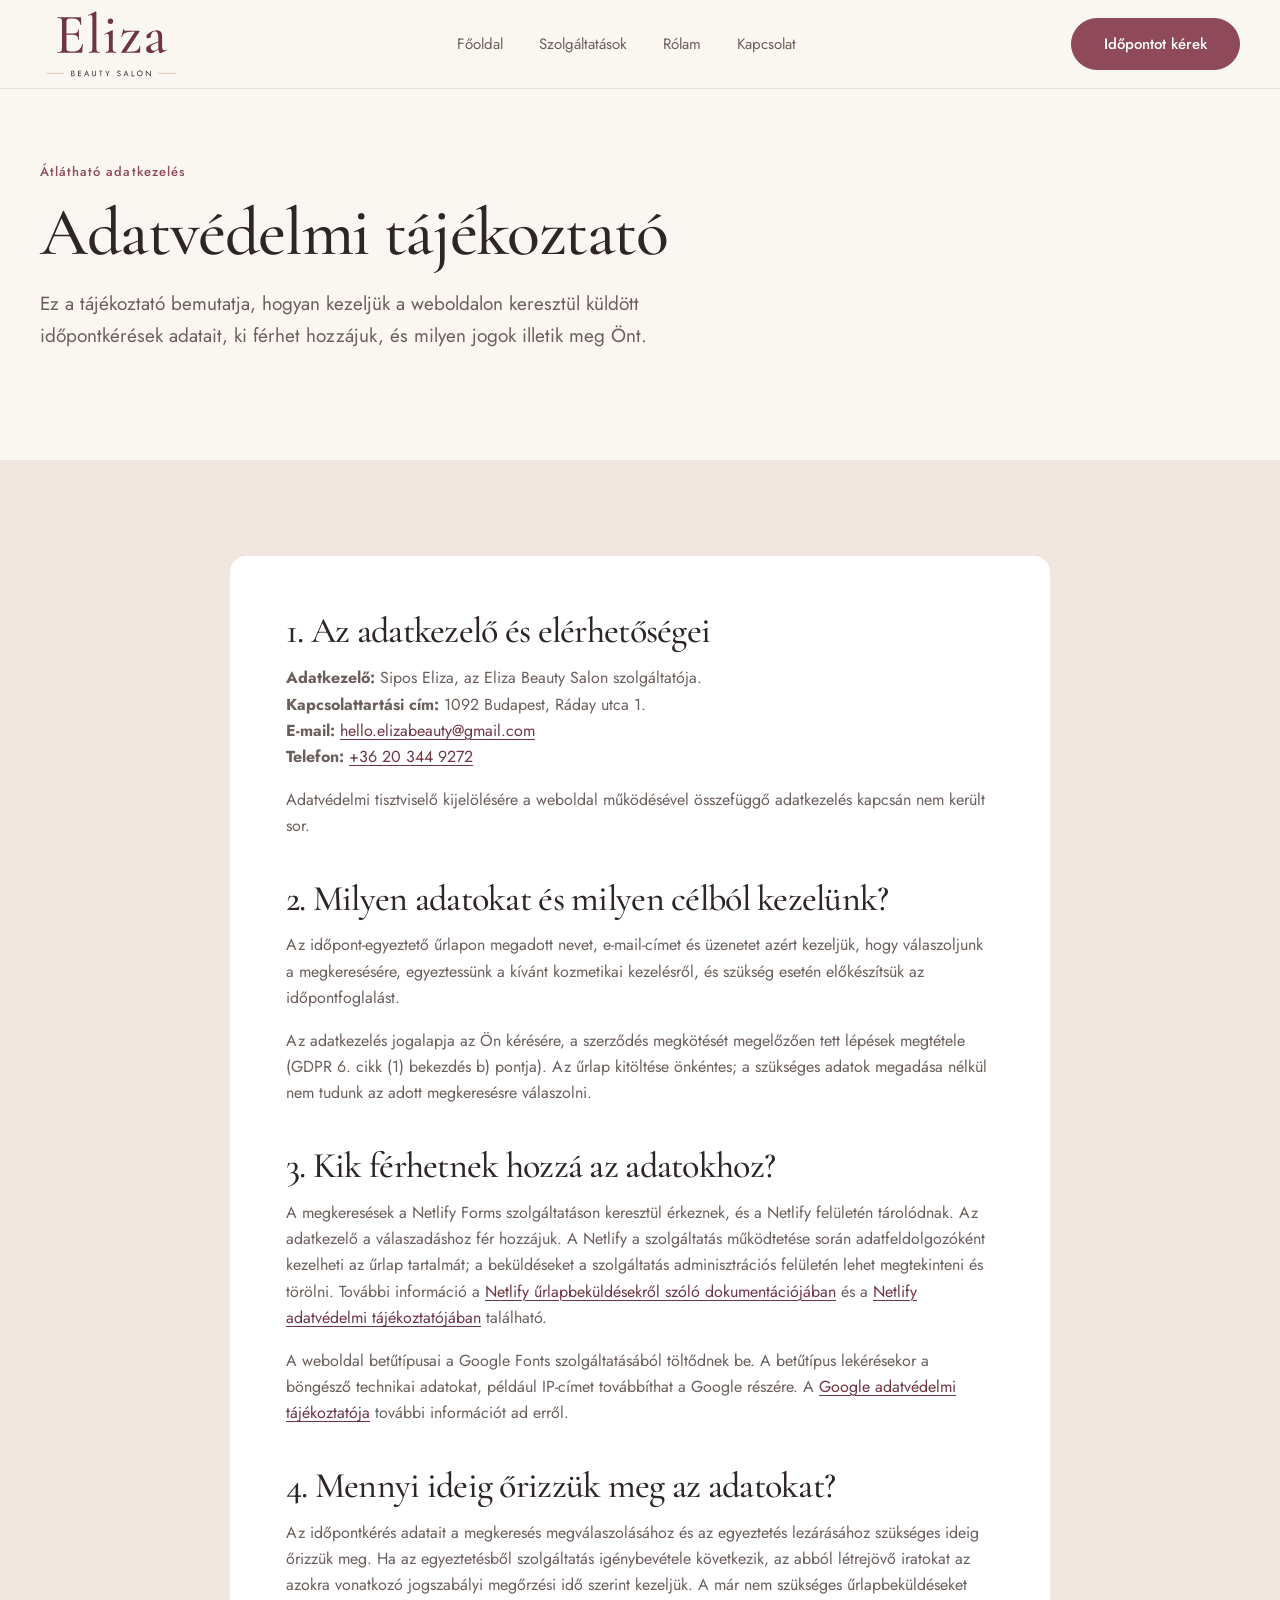
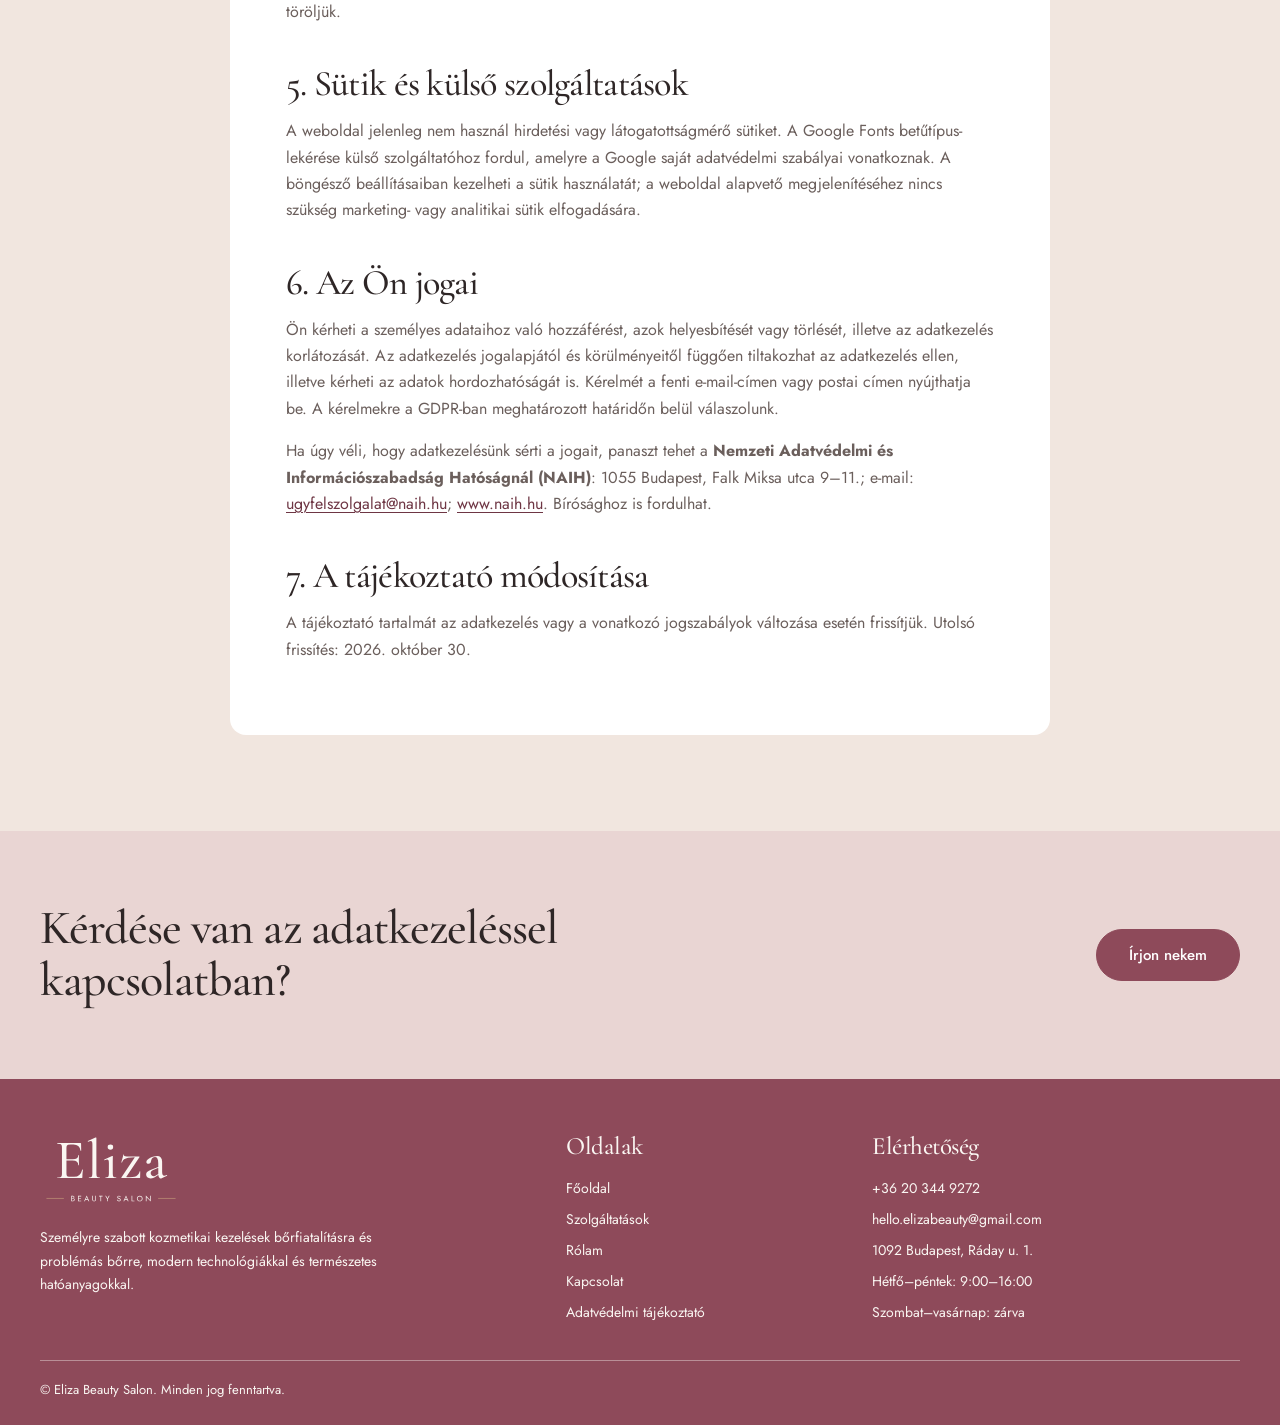
<file: Eliza/adatvedelem.html>
<!doctype html>
<html lang="hu">
<head>
  <meta charset="UTF-8">
  <meta name="viewport" content="width=device-width, initial-scale=1">
  <meta name="description" content="Ismerd meg, hogyan kezeli az Eliza Beauty Salon a weboldalon küldött időpontkérések személyes adatait.">
  <meta name="theme-color" content="#FAF6F2">
  <title>Adatvédelmi tájékoztató | Eliza Beauty Salon</title>
  <link rel="canonical" href="https://eliza-beauty-salon-3ac365.netlify.app/adatvedelem.html">
  <meta property="og:type" content="website">
  <meta property="og:locale" content="hu_HU">
  <meta property="og:site_name" content="Eliza Beauty Salon">
  <meta property="og:title" content="Adatvédelmi tájékoztató | Eliza Beauty Salon">
  <meta property="og:description" content="Ismerd meg, hogyan kezeli az Eliza Beauty Salon a weboldalon küldött időpontkérések személyes adatait.">
  <meta property="og:url" content="https://eliza-beauty-salon-3ac365.netlify.app/adatvedelem.html">
  <meta property="og:image" content="https://eliza-beauty-salon-3ac365.netlify.app/images/optimized/eliza-szalon.webp">
  <meta property="og:image:alt" content="Eliza Beauty Salon kezelőhelyisége">
  <link rel="icon" href="images/favicon.svg" type="image/svg+xml">
  <link rel="preconnect" href="https://fonts.googleapis.com">
  <link rel="preconnect" href="https://fonts.gstatic.com" crossorigin>
  <link href="https://fonts.googleapis.com/css2?family=Cormorant+Garamond:wght@500;600&family=Jost:wght@400;500&display=swap" rel="stylesheet">
  <link rel="stylesheet" href="aloldalak.css">
</head>
<body>
  <a class="skip-link" href="#tartalom">Ugrás a tartalomra</a>
  <header class="site-header"><div class="shell header-inner"><a class="brand" href="index.html" aria-label="Eliza Beauty Salon – főoldal"><img src="images/logo.svg" alt="Eliza Beauty Salon"></a><button class="menu-toggle" type="button" aria-expanded="false" aria-controls="fomenu" aria-label="Menü megnyitása">☰</button><nav class="main-nav" id="fomenu" aria-label="Fő navigáció"><a href="index.html">Főoldal</a><a href="szolgaltatasok.html">Szolgáltatások</a><a href="rolunk.html">Rólam</a><a href="kapcsolat.html">Kapcsolat</a></nav><a class="button primary header-cta" href="kapcsolat.html#uzenet">Időpontot kérek</a></div></header>
  <main id="tartalom">
    <section class="page-hero"><div class="shell"><p class="eyebrow">Átlátható adatkezelés</p><h1>Adatvédelmi tájékoztató</h1><p class="lead">Ez a tájékoztató bemutatja, hogyan kezeljük a weboldalon keresztül küldött időpontkérések adatait, ki férhet hozzájuk, és milyen jogok illetik meg Önt.</p></div></section>
    <section class="section tinted"><div class="shell"><article class="privacy-copy">
      <h2>1. Az adatkezelő és elérhetőségei</h2>
      <p><strong>Adatkezelő:</strong> Sipos Eliza, az Eliza Beauty Salon szolgáltatója.<br><strong>Kapcsolattartási cím:</strong> 1092 Budapest, Ráday utca 1.<br><strong>E-mail:</strong> <a href="mailto:hello.elizabeauty@gmail.com">hello.elizabeauty@gmail.com</a><br><strong>Telefon:</strong> <a href="tel:+36203449272">+36 20 344 9272</a></p>
      <p>Adatvédelmi tisztviselő kijelölésére a weboldal működésével összefüggő adatkezelés kapcsán nem került sor.</p>

      <h2>2. Milyen adatokat és milyen célból kezelünk?</h2>
      <p>Az időpont-egyeztető űrlapon megadott nevet, e-mail-címet és üzenetet azért kezeljük, hogy válaszoljunk a megkeresésére, egyeztessünk a kívánt kozmetikai kezelésről, és szükség esetén előkészítsük az időpontfoglalást.</p>
      <p>Az adatkezelés jogalapja az Ön kérésére, a szerződés megkötését megelőzően tett lépések megtétele (GDPR 6. cikk (1) bekezdés b) pontja). Az űrlap kitöltése önkéntes; a szükséges adatok megadása nélkül nem tudunk az adott megkeresésre válaszolni.</p>

      <h2>3. Kik férhetnek hozzá az adatokhoz?</h2>
      <p>A megkeresések a Netlify Forms szolgáltatáson keresztül érkeznek, és a Netlify felületén tárolódnak. Az adatkezelő a válaszadáshoz fér hozzájuk. A Netlify a szolgáltatás működtetése során adatfeldolgozóként kezelheti az űrlap tartalmát; a beküldéseket a szolgáltatás adminisztrációs felületén lehet megtekinteni és törölni. További információ a <a href="https://docs.netlify.com/manage/forms/submissions/" target="_blank" rel="noopener noreferrer">Netlify űrlapbeküldésekről szóló dokumentációjában</a> és a <a href="https://www.netlify.com/privacy/" target="_blank" rel="noopener noreferrer">Netlify adatvédelmi tájékoztatójában</a> található.</p>
      <p>A weboldal betűtípusai a Google Fonts szolgáltatásából töltődnek be. A betűtípus lekérésekor a böngésző technikai adatokat, például IP-címet továbbíthat a Google részére. A <a href="https://policies.google.com/privacy" target="_blank" rel="noopener noreferrer">Google adatvédelmi tájékoztatója</a> további információt ad erről.</p>

      <h2>4. Mennyi ideig őrizzük meg az adatokat?</h2>
      <p>Az időpontkérés adatait a megkeresés megválaszolásához és az egyeztetés lezárásához szükséges ideig őrizzük meg. Ha az egyeztetésből szolgáltatás igénybevétele következik, az abból létrejövő iratokat az azokra vonatkozó jogszabályi megőrzési idő szerint kezeljük. A már nem szükséges űrlapbeküldéseket töröljük.</p>

      <h2>5. Sütik és külső szolgáltatások</h2>
      <p>A weboldal jelenleg nem használ hirdetési vagy látogatottságmérő sütiket. A Google Fonts betűtípus-lekérése külső szolgáltatóhoz fordul, amelyre a Google saját adatvédelmi szabályai vonatkoznak. A böngésző beállításaiban kezelheti a sütik használatát; a weboldal alapvető megjelenítéséhez nincs szükség marketing- vagy analitikai sütik elfogadására.</p>

      <h2>6. Az Ön jogai</h2>
      <p>Ön kérheti a személyes adataihoz való hozzáférést, azok helyesbítését vagy törlését, illetve az adatkezelés korlátozását. Az adatkezelés jogalapjától és körülményeitől függően tiltakozhat az adatkezelés ellen, illetve kérheti az adatok hordozhatóságát is. Kérelmét a fenti e-mail-címen vagy postai címen nyújthatja be. A kérelmekre a GDPR-ban meghatározott határidőn belül válaszolunk.</p>
      <p>Ha úgy véli, hogy adatkezelésünk sérti a jogait, panaszt tehet a <strong>Nemzeti Adatvédelmi és Információszabadság Hatóságnál (NAIH)</strong>: 1055 Budapest, Falk Miksa utca 9–11.; e-mail: <a href="mailto:ugyfelszolgalat@naih.hu">ugyfelszolgalat@naih.hu</a>; <a href="https://www.naih.hu/" target="_blank" rel="noopener noreferrer">www.naih.hu</a>. Bírósághoz is fordulhat.</p>

      <h2>7. A tájékoztató módosítása</h2>
      <p>A tájékoztató tartalmát az adatkezelés vagy a vonatkozó jogszabályok változása esetén frissítjük. Utolsó frissítés: 2026. október 30.</p>
    </article></div></section>
    <section class="closing"><div class="shell closing-inner"><h2>Kérdése van az adatkezeléssel kapcsolatban?</h2><a class="button primary" href="mailto:hello.elizabeauty@gmail.com">Írjon nekem</a></div></section>
  </main>
  <footer class="site-footer"><div class="shell"><div class="footer-grid"><div class="footer-brand"><a href="index.html"><img src="logo/logo-feher.svg" alt="Eliza Beauty Salon"></a><p>Személyre szabott kozmetikai kezelések bőrfiatalításra és problémás bőrre, modern technológiákkal és természetes hatóanyagokkal.</p></div><div><h2 class="footer-title">Oldalak</h2><nav class="footer-links" aria-label="Lábléc navigáció"><a href="index.html">Főoldal</a><a href="szolgaltatasok.html">Szolgáltatások</a><a href="rolunk.html">Rólam</a><a href="kapcsolat.html">Kapcsolat</a><a href="adatvedelem.html" aria-current="page">Adatvédelmi tájékoztató</a></nav></div><div><h2 class="footer-title">Elérhetőség</h2><div class="footer-links"><a href="tel:+36203449272">+36 20 344 9272</a><a href="mailto:hello.elizabeauty@gmail.com">hello.elizabeauty@gmail.com</a><span>1092 Budapest, Ráday u. 1.</span><span>Hétfő–péntek: 9:00–16:00</span><span>Szombat–vasárnap: zárva</span></div></div></div><div class="footer-bottom"><p>© Eliza Beauty Salon. Minden jog fenntartva.</p></div></div></footer>
  <script>const menuButton=document.querySelector('.menu-toggle');const nav=document.querySelector('.main-nav');menuButton.addEventListener('click',()=>{const open=menuButton.getAttribute('aria-expanded')!=='true';menuButton.setAttribute('aria-expanded',String(open));menuButton.setAttribute('aria-label',open?'Menü bezárása':'Menü megnyitása');nav.classList.toggle('open',open)});</script>
</body>
</html>
</file>
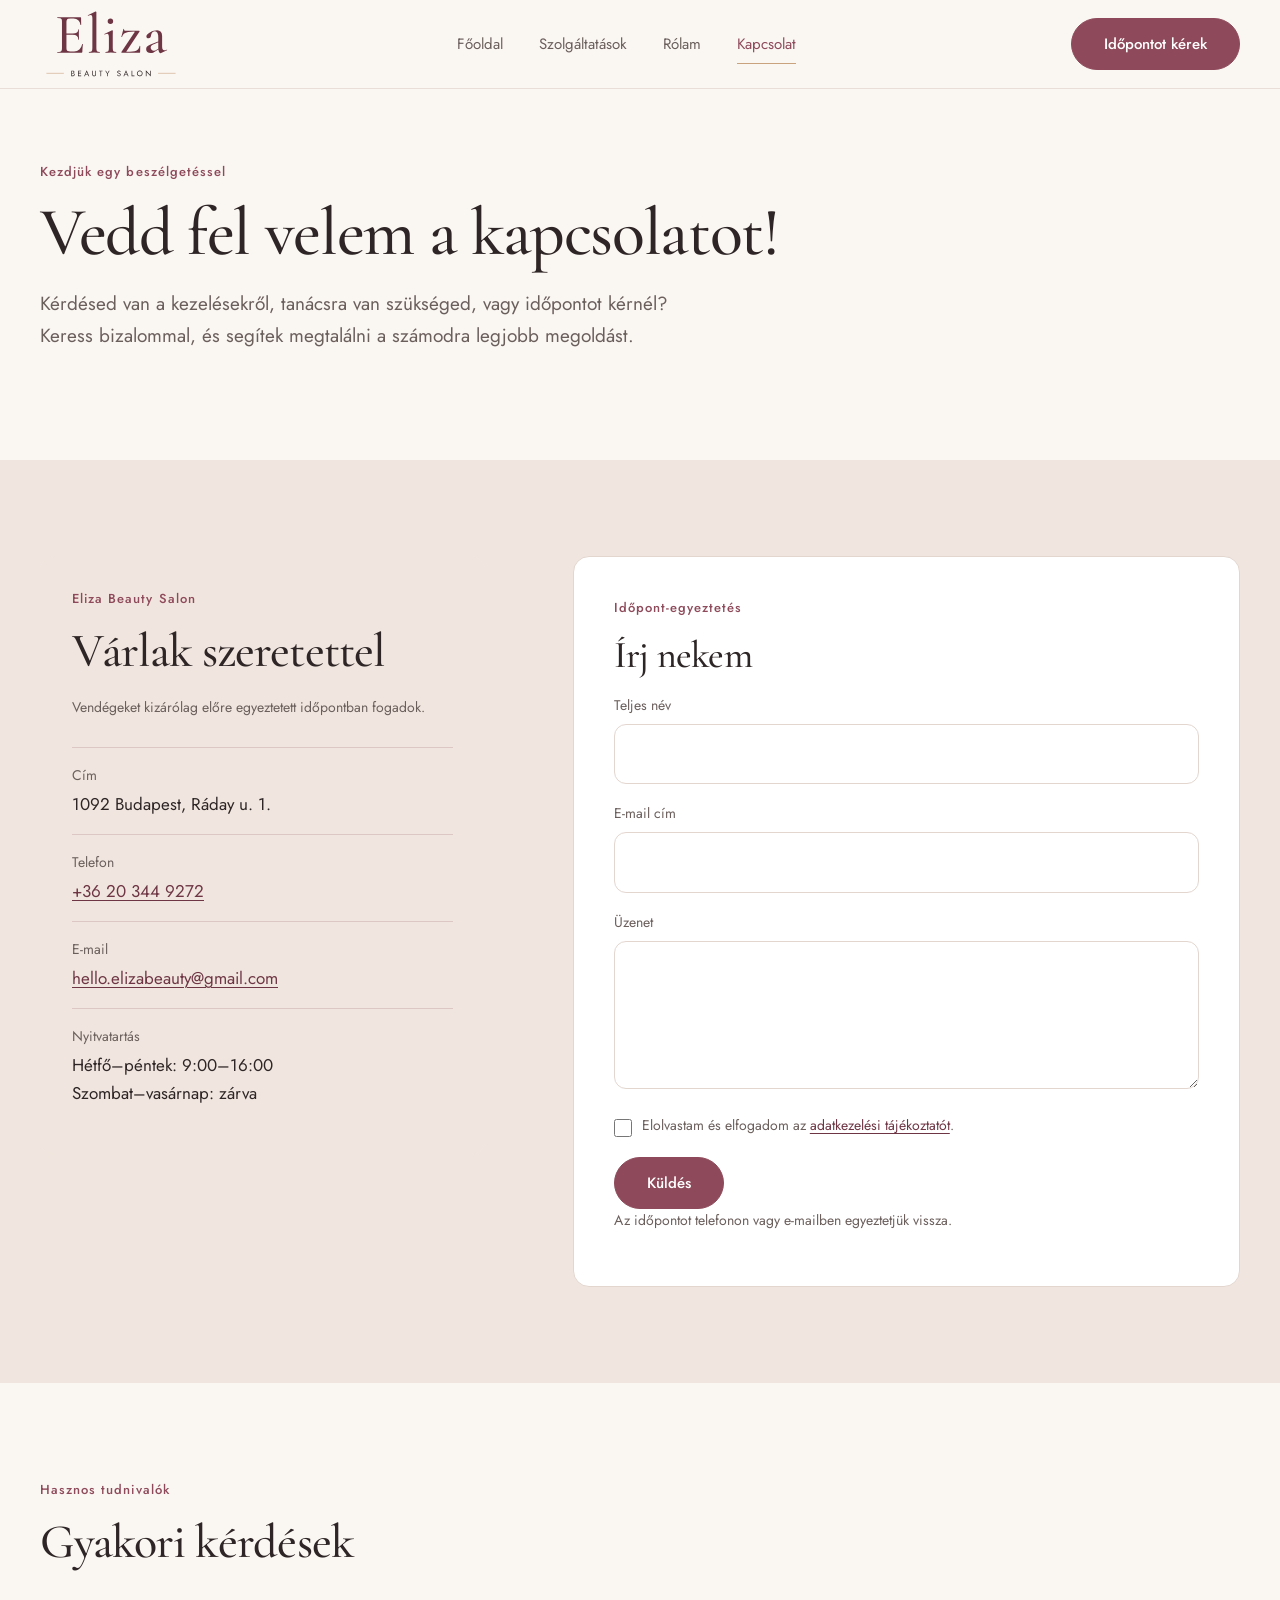
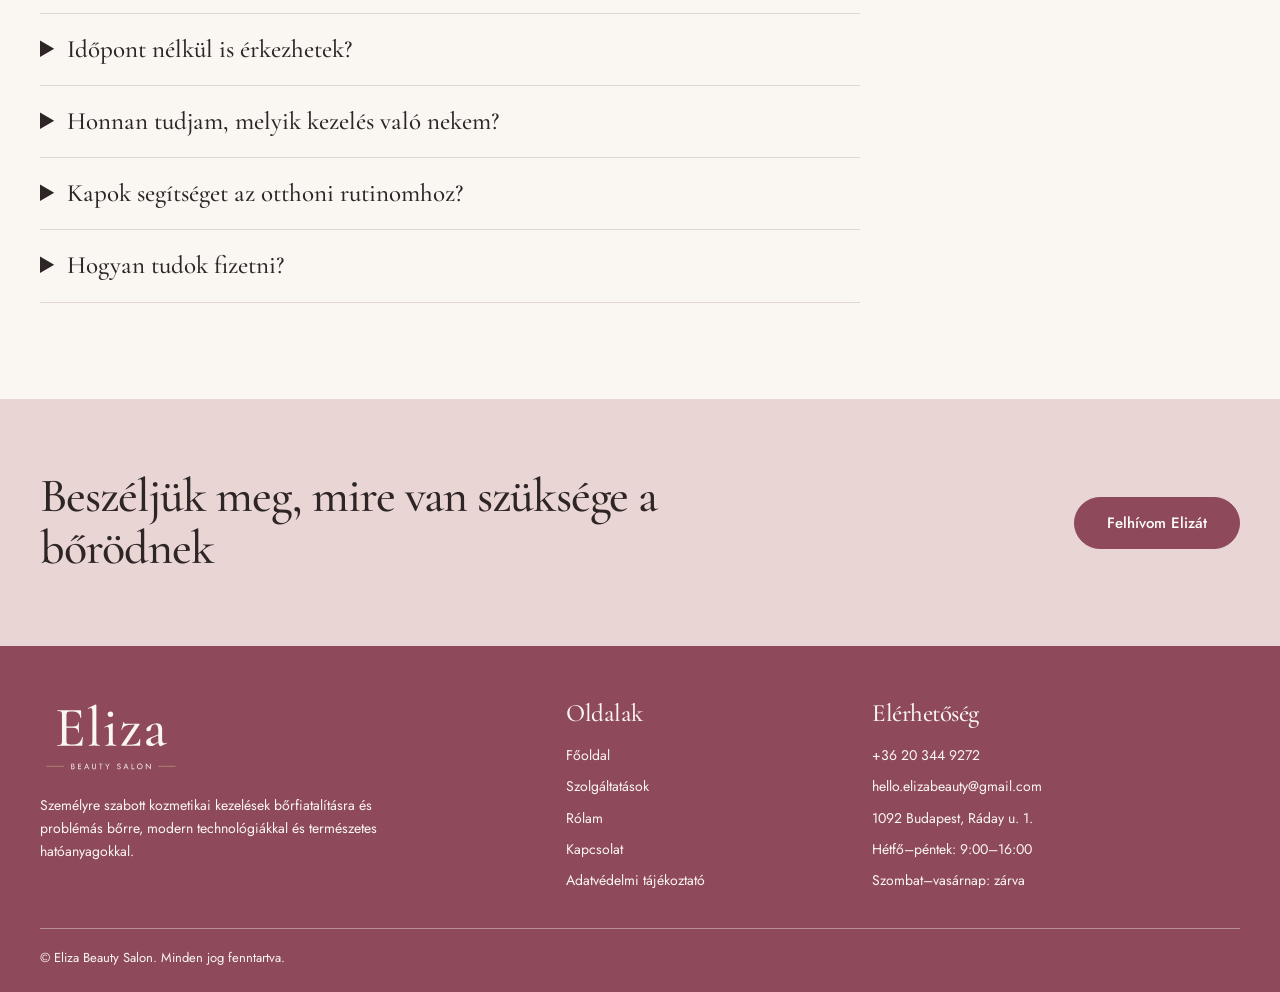
<file: Eliza/kapcsolat.html>
<!doctype html>
<html lang="hu">
<head>
  <meta charset="UTF-8">
  <meta name="viewport" content="width=device-width, initial-scale=1">
  <meta name="description" content="Kérj időpontot kozmetikai kezelésre Budapesten. Telefonszám, e-mail és időpont-egyeztető űrlap az Eliza Beauty Salon kapcsolat oldalán.">
  <meta name="theme-color" content="#FAF6F2">
  <title>Időpontkérés kozmetikushoz | Eliza Beauty Salon</title>
  <link rel="canonical" href="https://eliza-beauty-salon-3ac365.netlify.app/kapcsolat.html">
  <meta property="og:type" content="website">
  <meta property="og:locale" content="hu_HU">
  <meta property="og:site_name" content="Eliza Beauty Salon">
  <meta property="og:title" content="Időpontkérés kozmetikushoz | Eliza Beauty Salon">
  <meta property="og:description" content="Kérj időpontot kozmetikai kezelésre Budapesten. Telefonszám, e-mail és időpont-egyeztető űrlap az Eliza Beauty Salon kapcsolat oldalán.">
  <meta property="og:url" content="https://eliza-beauty-salon-3ac365.netlify.app/kapcsolat.html">
  <meta property="og:image" content="https://eliza-beauty-salon-3ac365.netlify.app/images/optimized/eliza-szalon.webp">
  <meta property="og:image:alt" content="Eliza Beauty Salon kezelőhelyisége">
  <link rel="icon" href="images/favicon.svg" type="image/svg+xml">
  <link rel="preconnect" href="https://fonts.googleapis.com">
  <link rel="preconnect" href="https://fonts.gstatic.com" crossorigin>
  <link href="https://fonts.googleapis.com/css2?family=Cormorant+Garamond:wght@500;600&family=Jost:wght@400;500&display=swap" rel="stylesheet">
  <link rel="stylesheet" href="aloldalak.css">
  <script type="application/ld+json">
  {
    "@context": "https://schema.org",
    "@type": "BeautySalon",
    "@id": "https://eliza-beauty-salon-3ac365.netlify.app/#beauty-salon",
    "name": "Eliza Beauty Salon",
    "url": "https://eliza-beauty-salon-3ac365.netlify.app/",
    "telephone": "+36 20 344 9272",
    "email": "hello.elizabeauty@gmail.com",
    "address": { "@type": "PostalAddress", "streetAddress": "Ráday utca 1.", "addressLocality": "Budapest", "postalCode": "1092", "addressCountry": "HU" },
    "openingHoursSpecification": [{ "@type": "OpeningHoursSpecification", "dayOfWeek": ["Monday", "Tuesday", "Wednesday", "Thursday", "Friday"], "opens": "09:00", "closes": "16:00" }]
  }
  </script>
</head>
<body>
  <a class="skip-link" href="#tartalom">Ugrás a tartalomra</a>
  <header class="site-header"><div class="shell header-inner"><a class="brand" href="index.html" aria-label="Eliza Beauty Salon – főoldal"><img src="images/logo.svg" alt="Eliza Beauty Salon"></a><button class="menu-toggle" type="button" aria-expanded="false" aria-controls="fomenu" aria-label="Menü megnyitása">☰</button><nav class="main-nav" id="fomenu" aria-label="Fő navigáció"><a href="index.html">Főoldal</a><a href="szolgaltatasok.html">Szolgáltatások</a><a href="rolunk.html">Rólam</a><a href="kapcsolat.html" aria-current="page">Kapcsolat</a></nav><a class="button primary header-cta" href="#uzenet">Időpontot kérek</a></div></header>
  <main id="tartalom">
    <section class="page-hero"><div class="shell"><p class="eyebrow">Kezdjük egy beszélgetéssel</p><h1>Vedd fel velem a kapcsolatot!</h1><p class="lead">Kérdésed van a kezelésekről, tanácsra van szükséged, vagy időpontot kérnél? Keress bizalommal, és segítek megtalálni a számodra legjobb megoldást.</p></div></section>
    <section class="section tinted"><div class="shell contact-grid">
      <aside class="contact-card" aria-label="Elérhetőségek">
        <p class="eyebrow">Eliza Beauty Salon</p><h2>Várlak szeretettel</h2><p class="small-note">Vendégeket kizárólag előre egyeztetett időpontban fogadok.</p>
        <dl>
          <div><dt>Cím</dt><dd>1092 Budapest, Ráday u. 1.</dd></div>
          <div><dt>Telefon</dt><dd><a href="tel:+36203449272">+36 20 344 9272</a></dd></div>
          <div><dt>E-mail</dt><dd><a href="mailto:hello.elizabeauty@gmail.com">hello.elizabeauty@gmail.com</a></dd></div>
          <div><dt>Nyitvatartás</dt><dd>Hétfő–péntek: 9:00–16:00<br>Szombat–vasárnap: zárva</dd></div>
        </dl>
      </aside>
      <form class="contact-form" id="uzenet" name="appointment-request" method="POST" data-netlify="true">
        <input type="hidden" name="form-name" value="appointment-request">
        <p class="eyebrow">Időpont-egyeztetés</p><h2>Írj nekem</h2>
        <div class="field"><label for="nev">Teljes név</label><input id="nev" name="name" autocomplete="name" required></div>
        <div class="field"><label for="email">E-mail cím</label><input id="email" name="email" type="email" autocomplete="email" required></div>
        <div class="field"><label for="uzenet-szoveg">Üzenet</label><textarea id="uzenet-szoveg" name="message" required></textarea></div>
        <div class="consent-field"><input id="adatkezeles-elfogadas" name="privacy-consent" type="checkbox" required><label for="adatkezeles-elfogadas">Elolvastam és elfogadom az <a href="adatvedelem.html" target="_blank" rel="noopener">adatkezelési tájékoztatót</a>.</label></div>
        <button class="button primary" type="submit">Küldés</button>
        <p class="small-note">Az időpontot telefonon vagy e-mailben egyeztetjük vissza.</p>
      </form>
    </div></section>
    <section class="section"><div class="shell"><div class="section-heading"><p class="eyebrow">Hasznos tudnivalók</p><h2>Gyakori kérdések</h2></div><div class="faq-list"><details><summary>Időpont nélkül is érkezhetek?</summary><p>A szalonban kizárólag előre egyeztetett időpontban fogadlak.</p></details><details><summary>Honnan tudjam, melyik kezelés való nekem?</summary><p>Az első találkozás alkalmával a kezelés előtt felmérem a bőröd állapotát, és megbeszéljük a kezelési tervet.</p></details><details><summary>Kapok segítséget az otthoni rutinomhoz?</summary><p>Igen. Az első alkalom után elmondom, mire érdemes figyelned, és milyen termékeket használhatsz.</p></details><details><summary>Hogyan tudok fizetni?</summary><p>A szalonban bankkártyával és készpénzzel is fizethetsz.</p></details></div></div></section>
    <section class="closing"><div class="shell closing-inner"><h2>Beszéljük meg, mire van szüksége a bőrödnek</h2><a class="button primary" href="tel:+36203449272">Felhívom Elizát</a></div></section>
  </main>
  <footer class="site-footer"><div class="shell"><div class="footer-grid"><div class="footer-brand"><a href="index.html"><img src="logo/logo-feher.svg" alt="Eliza Beauty Salon"></a><p>Személyre szabott kozmetikai kezelések bőrfiatalításra és problémás bőrre, modern technológiákkal és természetes hatóanyagokkal.</p></div><div><h2 class="footer-title">Oldalak</h2><nav class="footer-links" aria-label="Lábléc navigáció"><a href="index.html">Főoldal</a><a href="szolgaltatasok.html">Szolgáltatások</a><a href="rolunk.html">Rólam</a><a href="kapcsolat.html">Kapcsolat</a><a href="adatvedelem.html">Adatvédelmi tájékoztató</a></nav></div><div><h2 class="footer-title">Elérhetőség</h2><div class="footer-links"><a href="tel:+36203449272">+36 20 344 9272</a><a href="mailto:hello.elizabeauty@gmail.com">hello.elizabeauty@gmail.com</a><span>1092 Budapest, Ráday u. 1.</span><span>Hétfő–péntek: 9:00–16:00</span><span>Szombat–vasárnap: zárva</span></div></div></div><div class="footer-bottom"><p>© Eliza Beauty Salon. Minden jog fenntartva.</p></div></div></footer>
  <script>const menuButton=document.querySelector('.menu-toggle');const nav=document.querySelector('.main-nav');menuButton.addEventListener('click',()=>{const open=menuButton.getAttribute('aria-expanded')!=='true';menuButton.setAttribute('aria-expanded',String(open));menuButton.setAttribute('aria-label',open?'Menü bezárása':'Menü megnyitása');nav.classList.toggle('open',open)});</script>
</body>
</html>
</file>
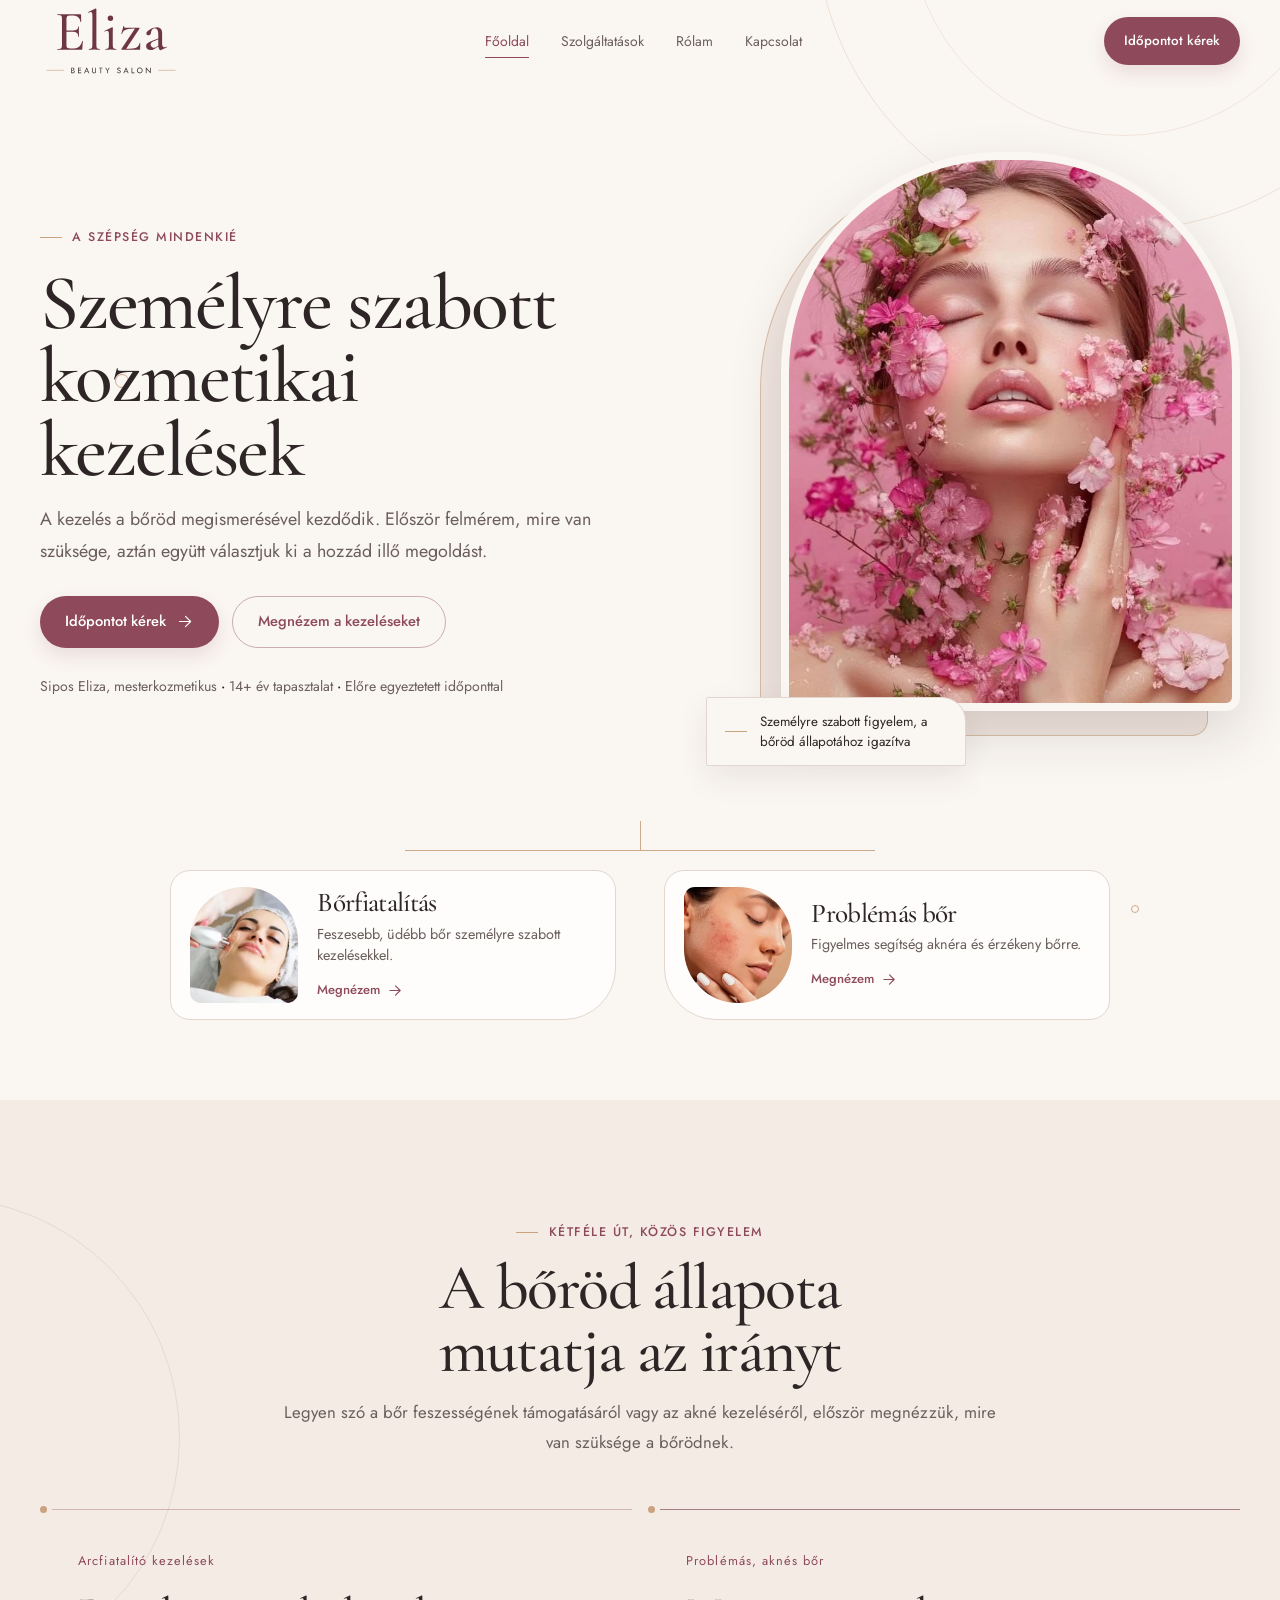
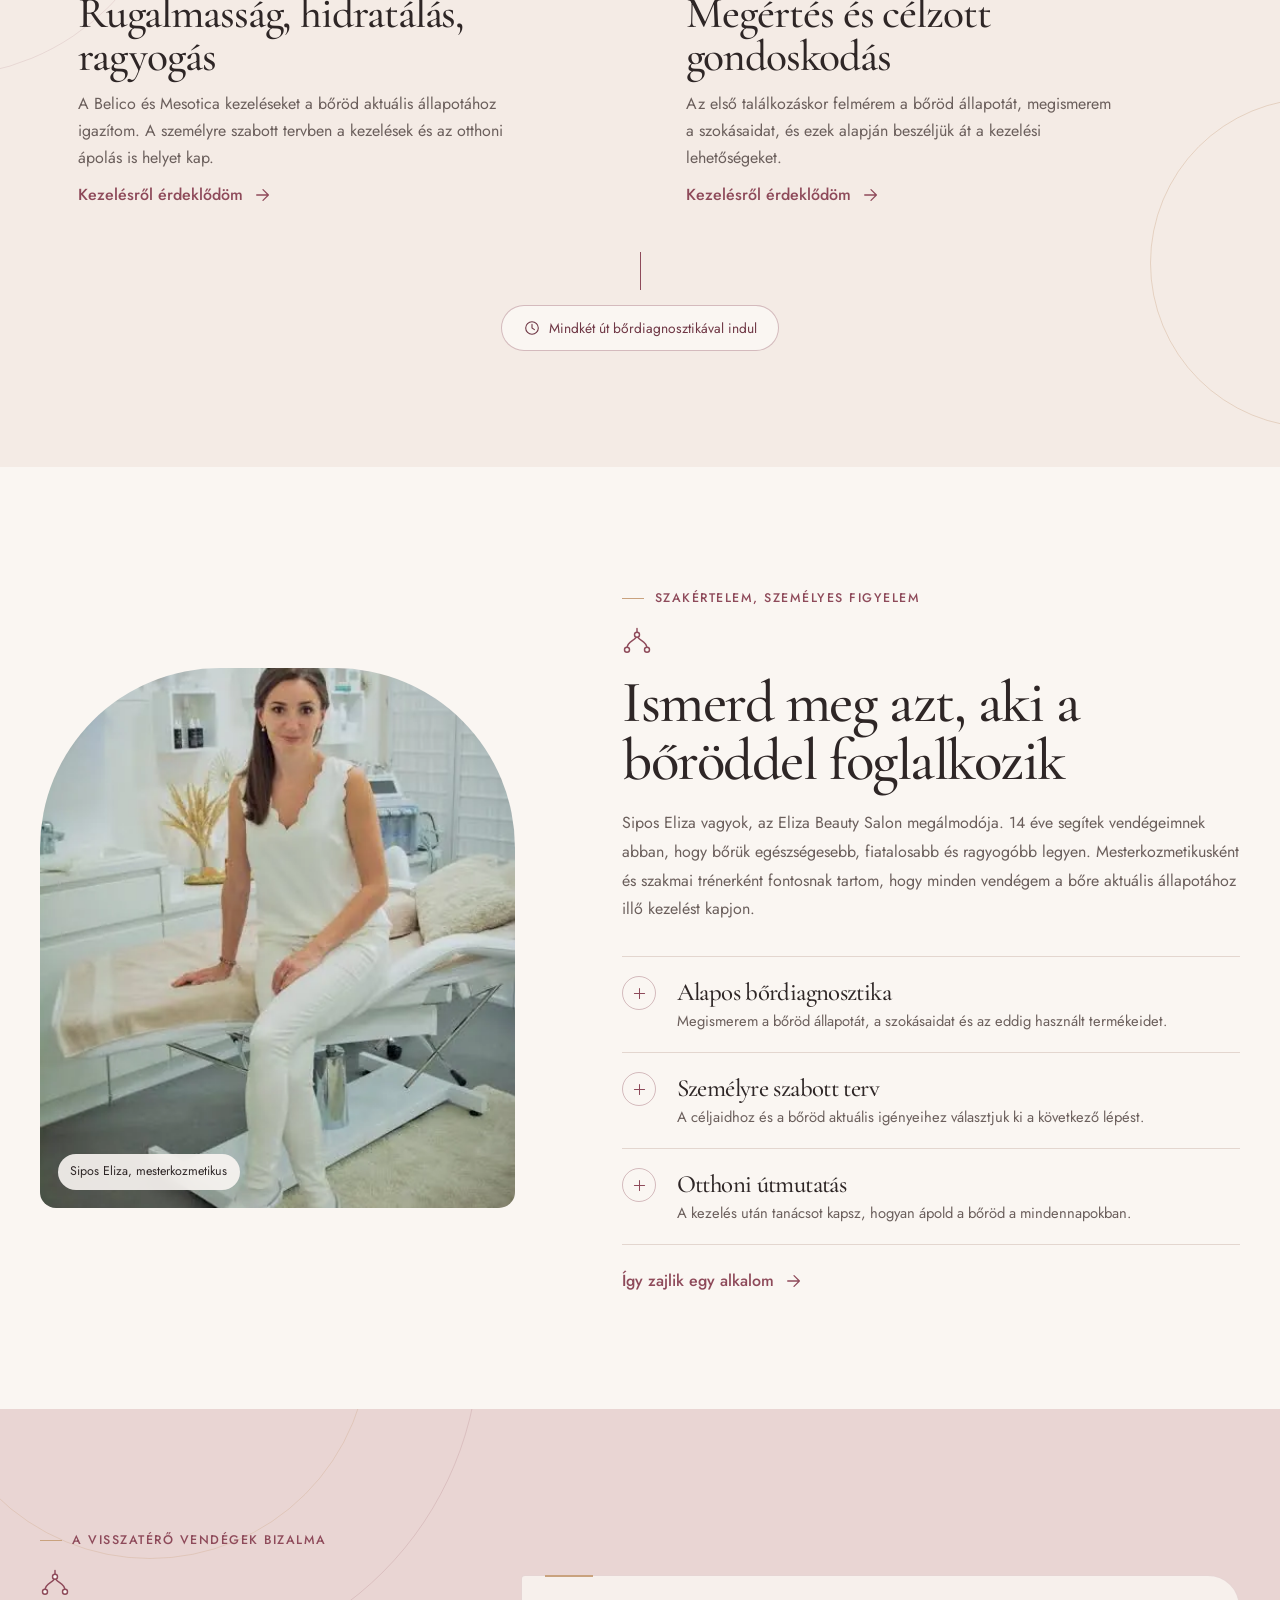
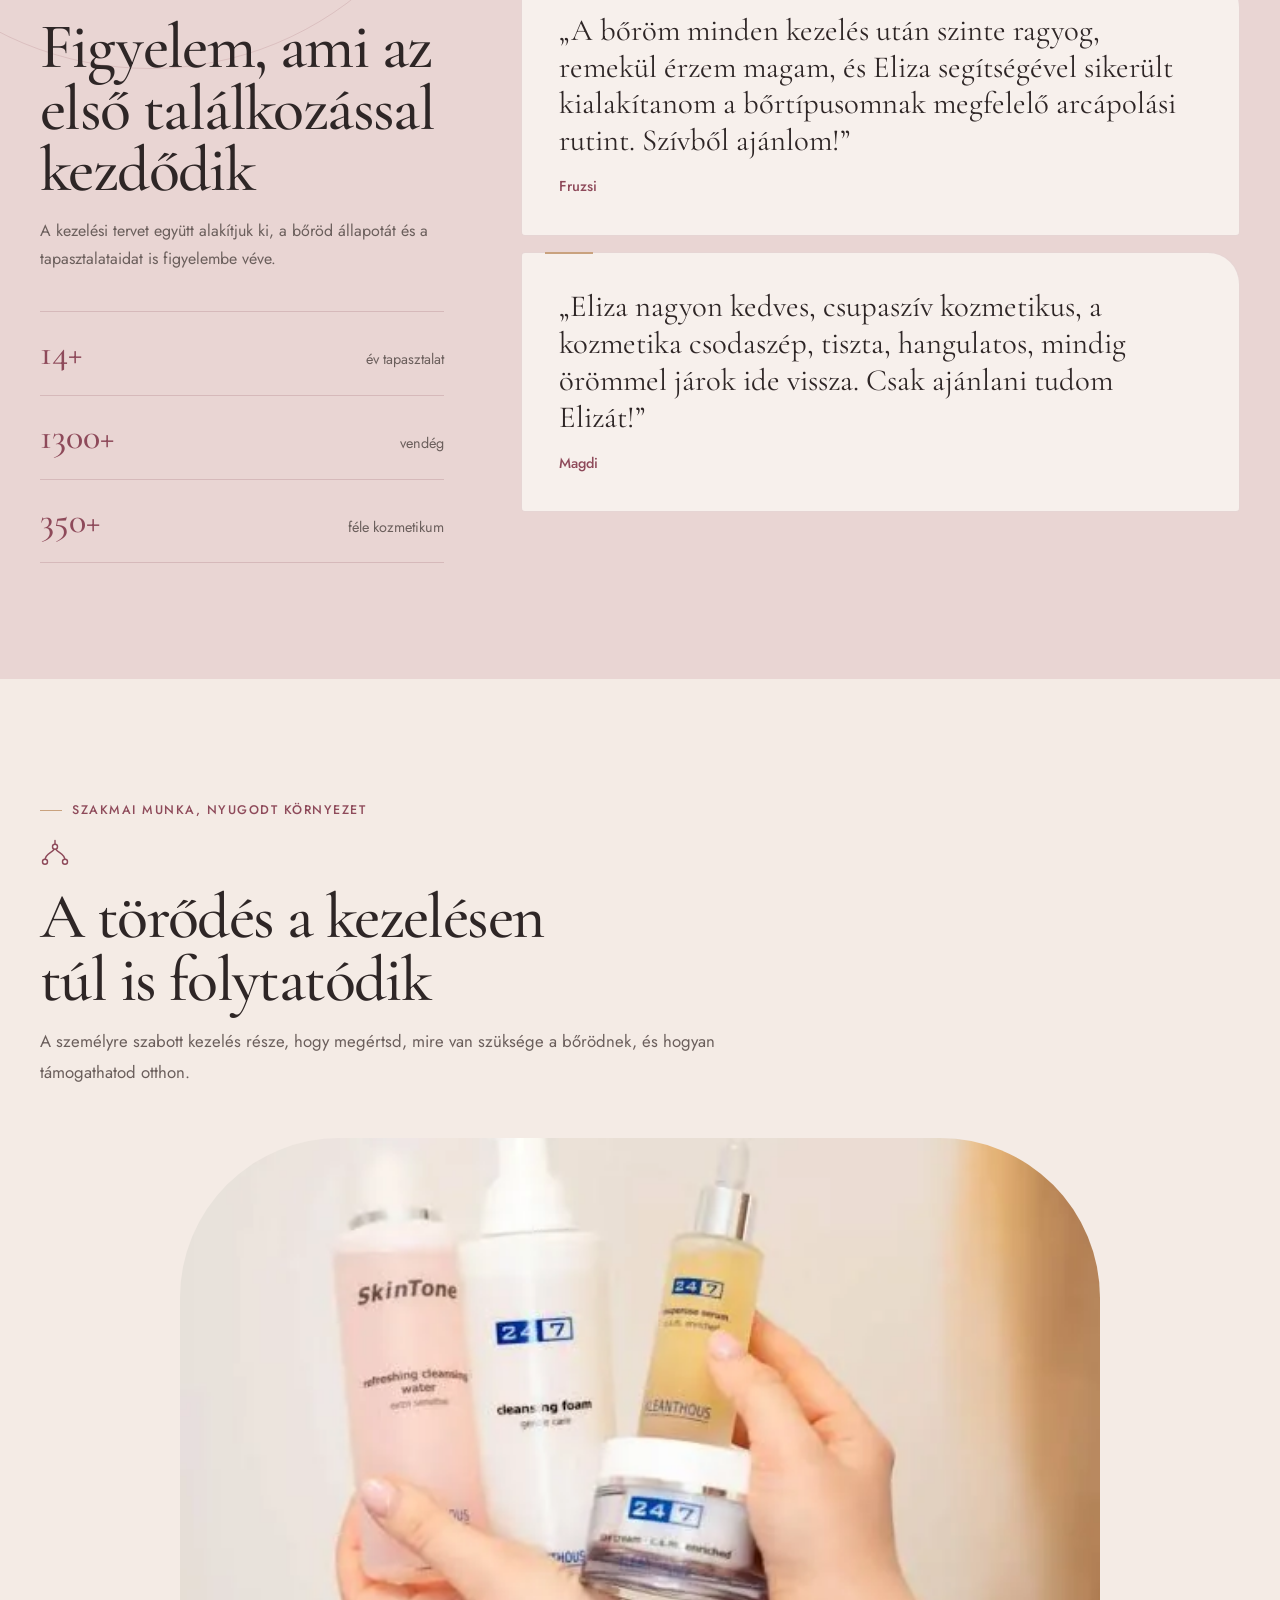
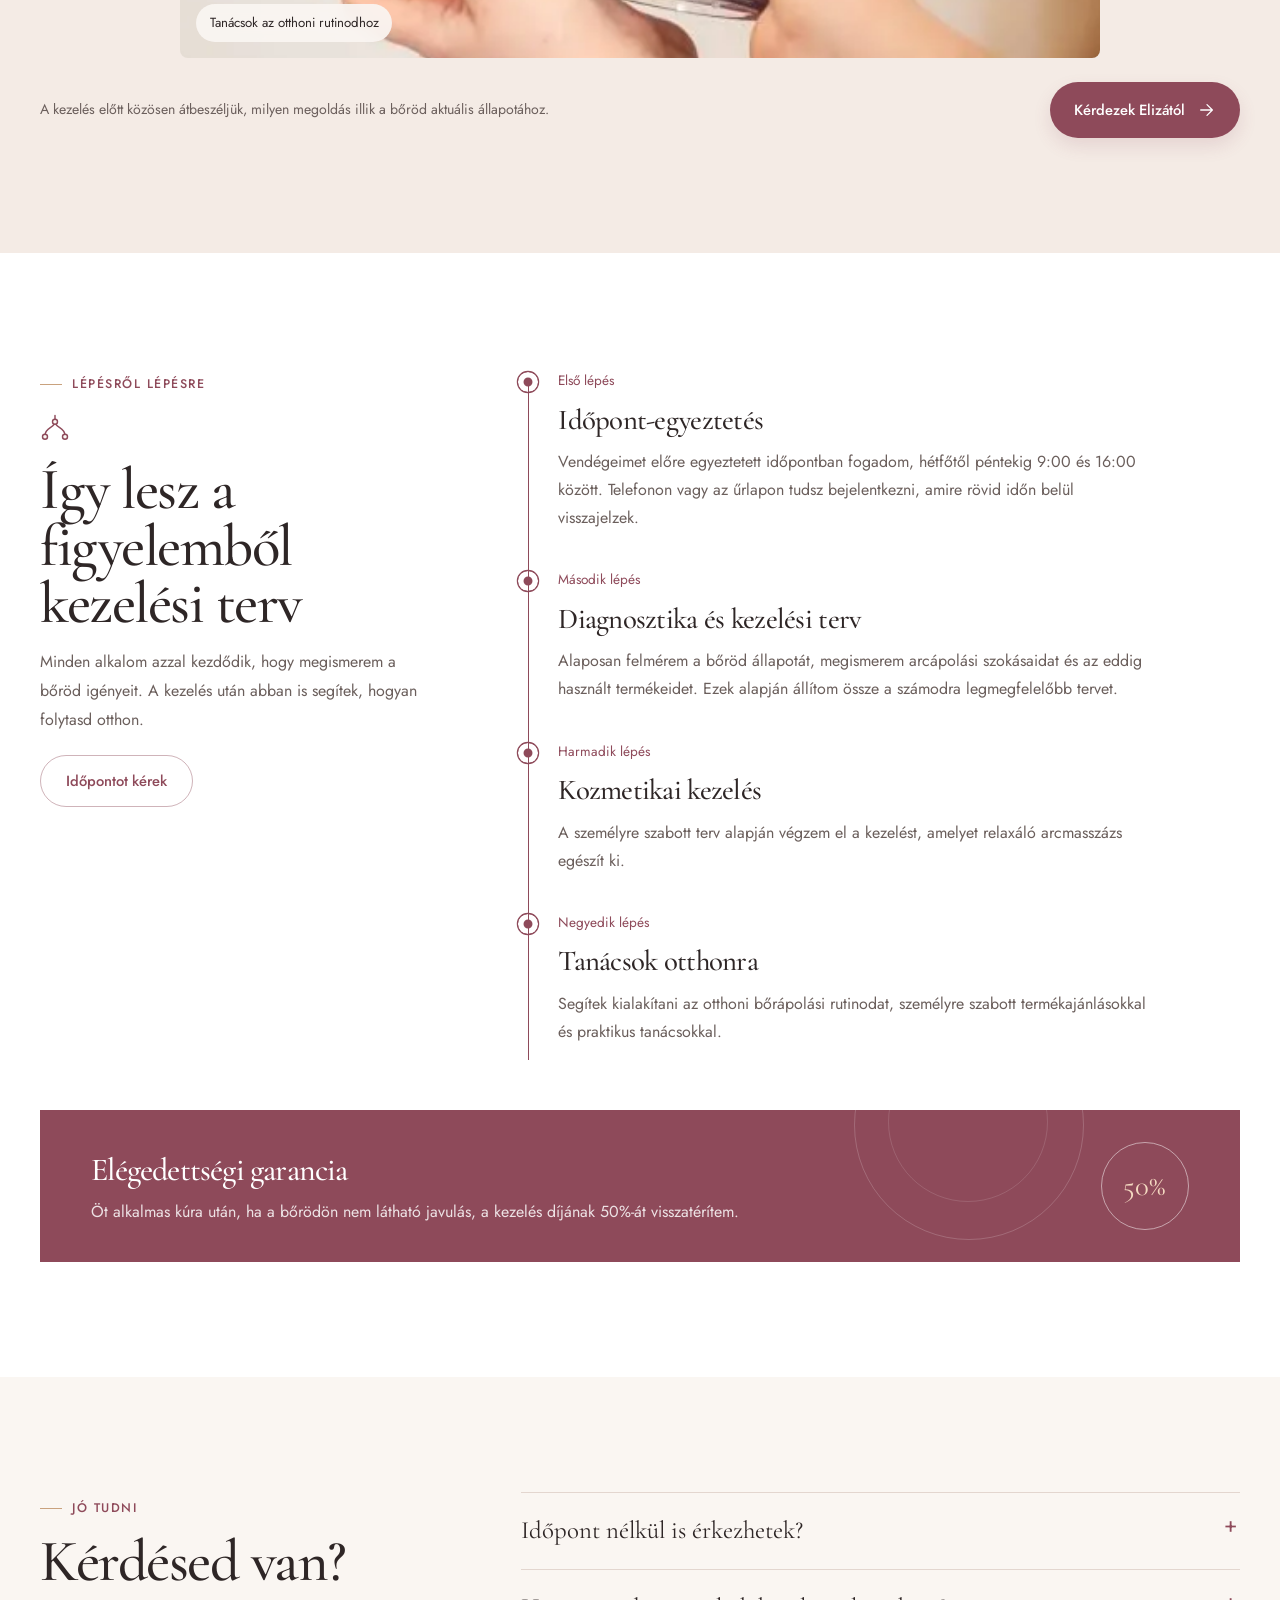
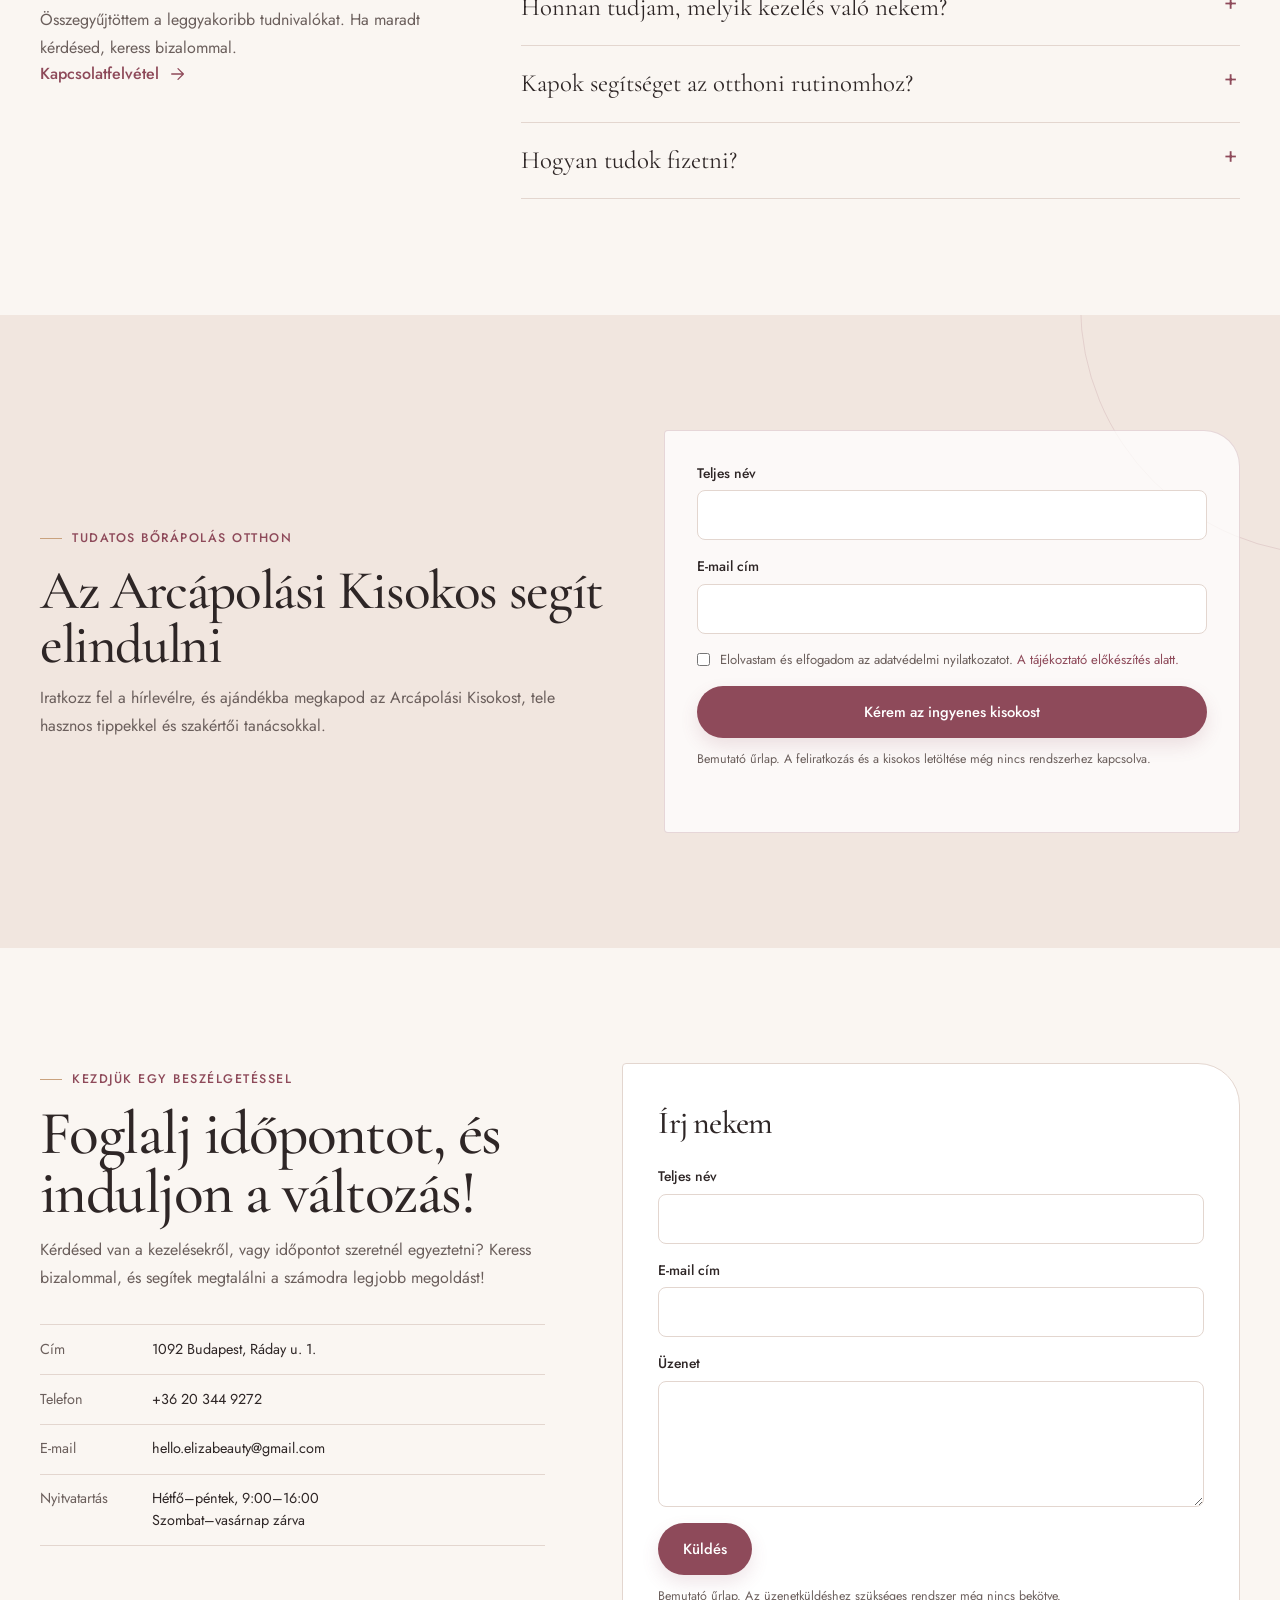
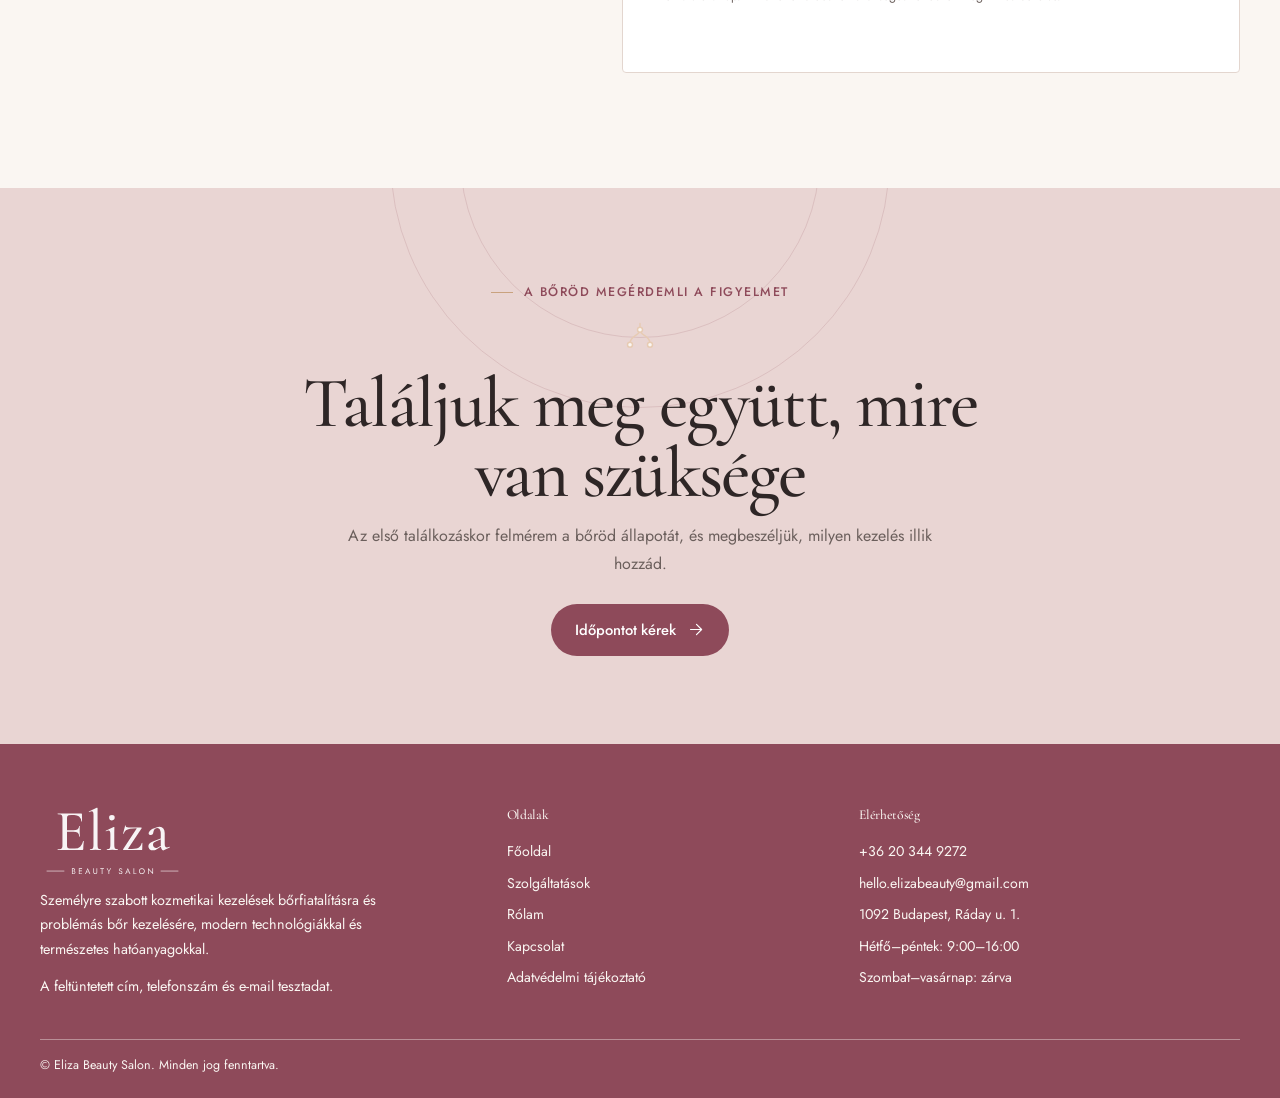
<file: Eliza/koncepcio-3-ket-borut-egy-szakerto.html>
<!doctype html>
<html lang="hu">
<head>
  <meta charset="UTF-8">
  <meta name="viewport" content="width=device-width, initial-scale=1">
  <meta name="robots" content="noindex,follow">
  <meta name="description" content="A korábbi koncepcióoldal megszűnt. Az Eliza Beauty Salon aktuális tartalma a főoldalon érhető el.">
  <meta property="og:type" content="website">
  <meta property="og:locale" content="hu_HU">
  <meta property="og:site_name" content="Eliza Beauty Salon">
  <meta property="og:title" content="Korábbi oldal | Eliza Beauty Salon">
  <meta property="og:description" content="A korábbi koncepcióoldal megszűnt. Az Eliza Beauty Salon aktuális tartalma a főoldalon érhető el.">
  <meta property="og:url" content="https://eliza-beauty-salon-3ac365.netlify.app/koncepcio-3-ket-borut-egy-szakerto.html">
  <meta property="og:image" content="https://eliza-beauty-salon-3ac365.netlify.app/images/optimized/eliza-szalon.webp">
  <meta property="og:image:alt" content="Eliza Beauty Salon kezelőhelyisége">
  <link rel="canonical" href="https://eliza-beauty-salon-3ac365.netlify.app/">
  <meta http-equiv="refresh" content="0; url=index.html">
  <title>Korábbi oldal | Eliza Beauty Salon</title>
  <script>window.location.replace('index.html');</script>
</head>
<body><main><h1>A főoldalra irányítunk</h1><p>A főoldal címe megváltozott. <a href="index.html">Tovább az Eliza Beauty Salon főoldalára</a>.</p></main></body>
</html>
</file>
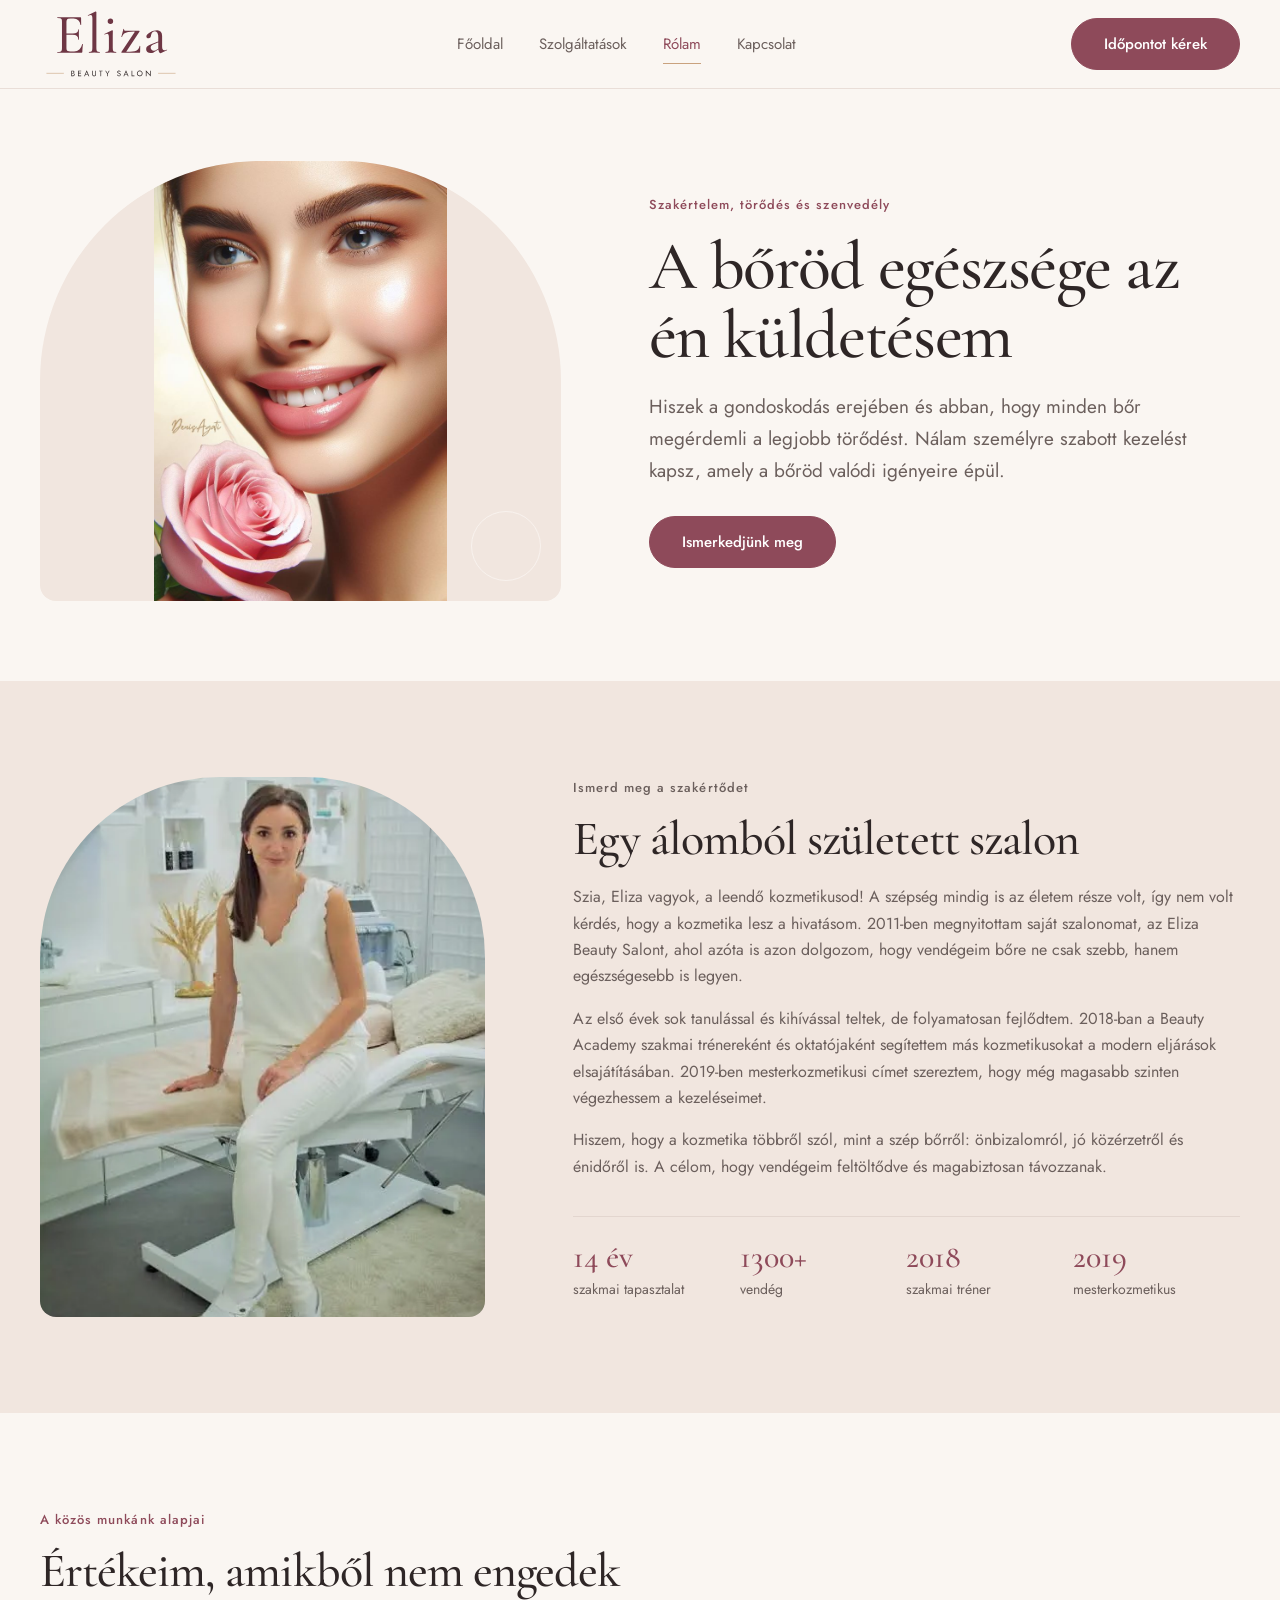
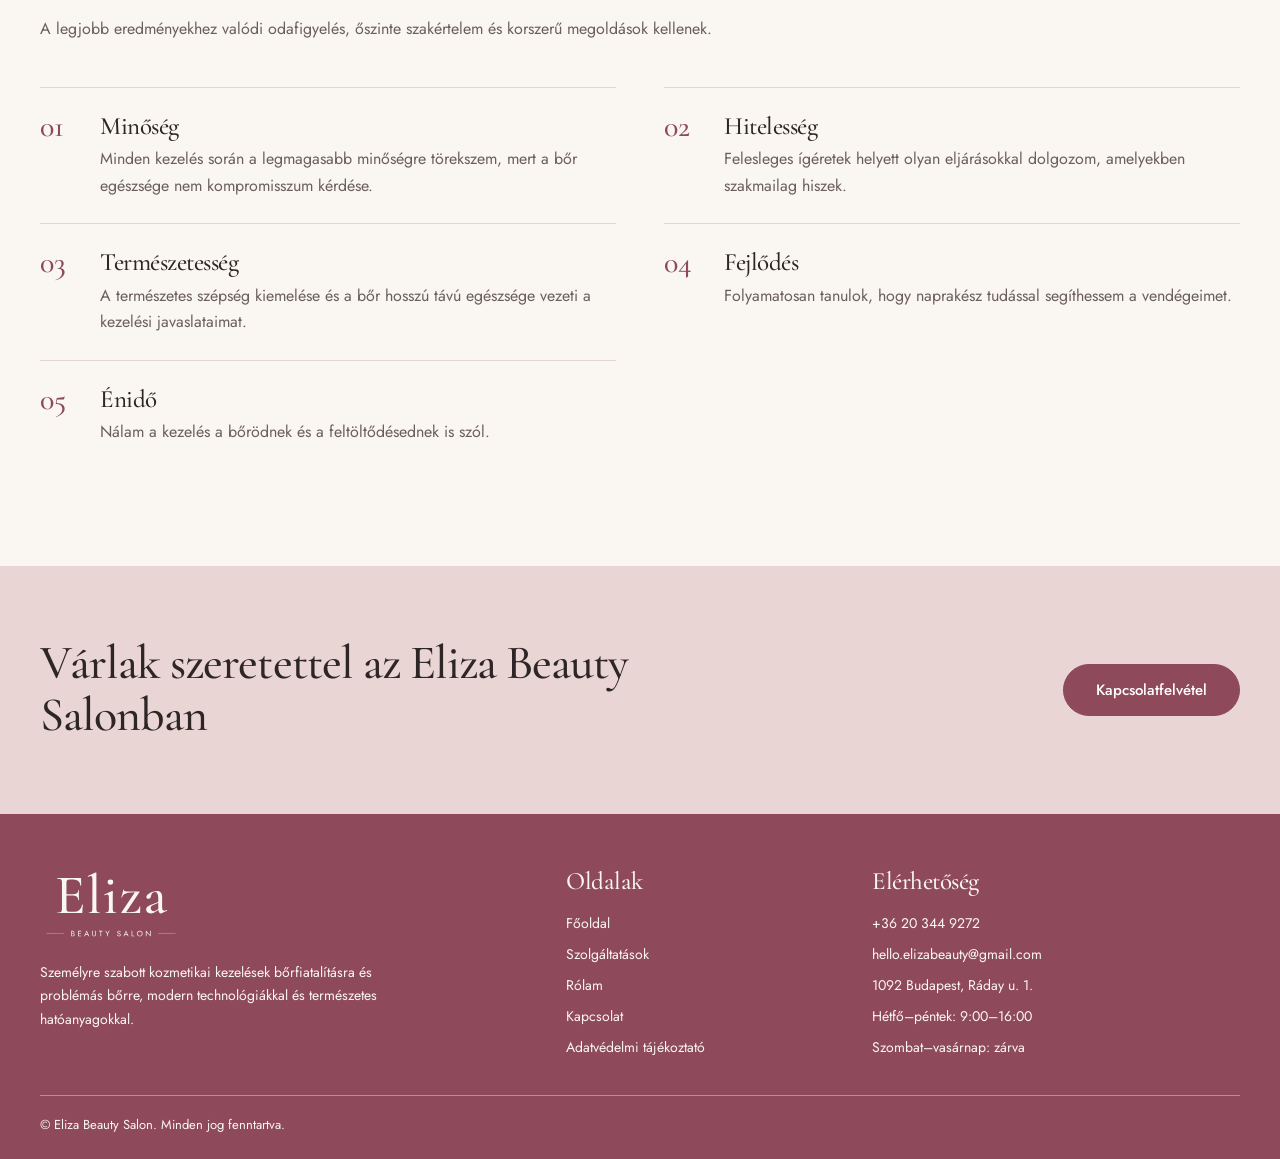
<file: Eliza/rolunk.html>
<!doctype html>
<html lang="hu">
<head>
  <meta charset="UTF-8">
  <meta name="viewport" content="width=device-width, initial-scale=1">
  <meta name="description" content="Ismerd meg Sipos Eliza mesterkozmetikust, szakmai tapasztalatát és személyre szabott szemléletét az Eliza Beauty Salonban.">
  <meta name="theme-color" content="#FAF6F2">
  <title>Sipos Eliza kozmetikus | Rólam | Eliza Beauty Salon</title>
  <link rel="canonical" href="https://eliza-beauty-salon-3ac365.netlify.app/rolunk.html">
  <meta property="og:type" content="website">
  <meta property="og:locale" content="hu_HU">
  <meta property="og:site_name" content="Eliza Beauty Salon">
  <meta property="og:title" content="Sipos Eliza kozmetikus | Rólam | Eliza Beauty Salon">
  <meta property="og:description" content="Ismerd meg Sipos Eliza mesterkozmetikust, szakmai tapasztalatát és személyre szabott szemléletét az Eliza Beauty Salonban.">
  <meta property="og:url" content="https://eliza-beauty-salon-3ac365.netlify.app/rolunk.html">
  <meta property="og:image" content="https://eliza-beauty-salon-3ac365.netlify.app/images/optimized/eliza-szalon.webp">
  <meta property="og:image:alt" content="Sipos Eliza a kezelőhelyiségben">
  <link rel="icon" href="images/favicon.svg" type="image/svg+xml">
  <link rel="preconnect" href="https://fonts.googleapis.com">
  <link rel="preconnect" href="https://fonts.gstatic.com" crossorigin>
  <link href="https://fonts.googleapis.com/css2?family=Cormorant+Garamond:wght@500;600&family=Jost:wght@400;500&display=swap" rel="stylesheet">
  <link rel="stylesheet" href="aloldalak.css">
</head>
<body>
  <a class="skip-link" href="#tartalom">Ugrás a tartalomra</a>
  <header class="site-header"><div class="shell header-inner"><a class="brand" href="index.html" aria-label="Eliza Beauty Salon – főoldal"><img src="images/logo.svg" alt="Eliza Beauty Salon"></a><button class="menu-toggle" type="button" aria-expanded="false" aria-controls="fomenu" aria-label="Menü megnyitása">☰</button><nav class="main-nav" id="fomenu" aria-label="Fő navigáció"><a href="index.html">Főoldal</a><a href="szolgaltatasok.html">Szolgáltatások</a><a href="rolunk.html" aria-current="page">Rólam</a><a href="kapcsolat.html">Kapcsolat</a></nav><a class="button primary header-cta" href="kapcsolat.html#uzenet">Időpontot kérek</a></div></header>
  <main id="tartalom">
    <section class="page-hero"><div class="shell hero-grid reverse"><div class="hero-copy"><p class="eyebrow">Szakértelem, törődés és szenvedély</p><h1>A bőröd egészsége az én küldetésem</h1><p class="lead">Hiszek a gondoskodás erejében és abban, hogy minden bőr megérdemli a legjobb törődést. Nálam személyre szabott kezelést kapsz, amely a bőröd valódi igényeire épül.</p><a class="button primary" href="kapcsolat.html#uzenet">Ismerkedjünk meg</a></div><div class="hero-image"><img class="contain" src="Képek/szép bőr3.jfif" alt="Női arc és rózsa, szépségápolási hangulatkép" width="683" height="1024"></div></div></section>
    <section class="section tinted"><div class="shell story-grid"><div class="story-image"><img src="images/optimized/eliza-szalon.webp" alt="Eliza Beauty Salon kezelőhelyisége" width="452" height="678" loading="lazy"></div><div class="story-copy"><p class="eyebrow">Ismerd meg a szakértődet</p><h2>Egy álomból született szalon</h2><p>Szia, Eliza vagyok, a leendő kozmetikusod! A szépség mindig is az életem része volt, így nem volt kérdés, hogy a kozmetika lesz a hivatásom. 2011-ben megnyitottam saját szalonomat, az Eliza Beauty Salont, ahol azóta is azon dolgozom, hogy vendégeim bőre ne csak szebb, hanem egészségesebb is legyen.</p><p>Az első évek sok tanulással és kihívással teltek, de folyamatosan fejlődtem. 2018-ban a Beauty Academy szakmai trénereként és oktatójaként segítettem más kozmetikusokat a modern eljárások elsajátításában. 2019-ben mesterkozmetikusi címet szereztem, hogy még magasabb szinten végezhessem a kezeléseimet.</p><p>Hiszem, hogy a kozmetika többről szól, mint a szép bőrről: önbizalomról, jó közérzetről és énidőről is. A célom, hogy vendégeim feltöltődve és magabiztosan távozzanak.</p><ul class="milestones"><li><strong>14 év</strong>szakmai tapasztalat</li><li><strong>1300+</strong>vendég</li><li><strong>2018</strong>szakmai tréner</li><li><strong>2019</strong>mesterkozmetikus</li></ul></div></div></section>
    <section class="section"><div class="shell"><div class="section-heading"><p class="eyebrow">A közös munkánk alapjai</p><h2>Értékeim, amikből nem engedek</h2><p>A legjobb eredményekhez valódi odafigyelés, őszinte szakértelem és korszerű megoldások kellenek.</p></div><div class="values"><article class="value"><span class="value-mark">01</span><div><h3>Minőség</h3><p>Minden kezelés során a legmagasabb minőségre törekszem, mert a bőr egészsége nem kompromisszum kérdése.</p></div></article><article class="value"><span class="value-mark">02</span><div><h3>Hitelesség</h3><p>Felesleges ígéretek helyett olyan eljárásokkal dolgozom, amelyekben szakmailag hiszek.</p></div></article><article class="value"><span class="value-mark">03</span><div><h3>Természetesség</h3><p>A természetes szépség kiemelése és a bőr hosszú távú egészsége vezeti a kezelési javaslataimat.</p></div></article><article class="value"><span class="value-mark">04</span><div><h3>Fejlődés</h3><p>Folyamatosan tanulok, hogy naprakész tudással segíthessem a vendégeimet.</p></div></article><article class="value"><span class="value-mark">05</span><div><h3>Énidő</h3><p>Nálam a kezelés a bőrödnek és a feltöltődésednek is szól.</p></div></article></div></div></section>
    <section class="closing"><div class="shell closing-inner"><h2>Várlak szeretettel az Eliza Beauty Salonban</h2><a class="button primary" href="kapcsolat.html#uzenet">Kapcsolatfelvétel</a></div></section>
  </main>
  <footer class="site-footer"><div class="shell"><div class="footer-grid"><div class="footer-brand"><a href="index.html"><img src="logo/logo-feher.svg" alt="Eliza Beauty Salon"></a><p>Személyre szabott kozmetikai kezelések bőrfiatalításra és problémás bőrre, modern technológiákkal és természetes hatóanyagokkal.</p></div><div><h2 class="footer-title">Oldalak</h2><nav class="footer-links" aria-label="Lábléc navigáció"><a href="index.html">Főoldal</a><a href="szolgaltatasok.html">Szolgáltatások</a><a href="rolunk.html">Rólam</a><a href="kapcsolat.html">Kapcsolat</a><a href="adatvedelem.html">Adatvédelmi tájékoztató</a></nav></div><div><h2 class="footer-title">Elérhetőség</h2><div class="footer-links"><a href="tel:+36203449272">+36 20 344 9272</a><a href="mailto:hello.elizabeauty@gmail.com">hello.elizabeauty@gmail.com</a><span>1092 Budapest, Ráday u. 1.</span><span>Hétfő–péntek: 9:00–16:00</span><span>Szombat–vasárnap: zárva</span></div></div></div><div class="footer-bottom"><p>© Eliza Beauty Salon. Minden jog fenntartva.</p></div></div></footer>
  <script>const menuButton=document.querySelector('.menu-toggle');const nav=document.querySelector('.main-nav');menuButton.addEventListener('click',()=>{const open=menuButton.getAttribute('aria-expanded')!=='true';menuButton.setAttribute('aria-expanded',String(open));menuButton.setAttribute('aria-label',open?'Menü bezárása':'Menü megnyitása');nav.classList.toggle('open',open)});</script>
</body>
</html>
</file>
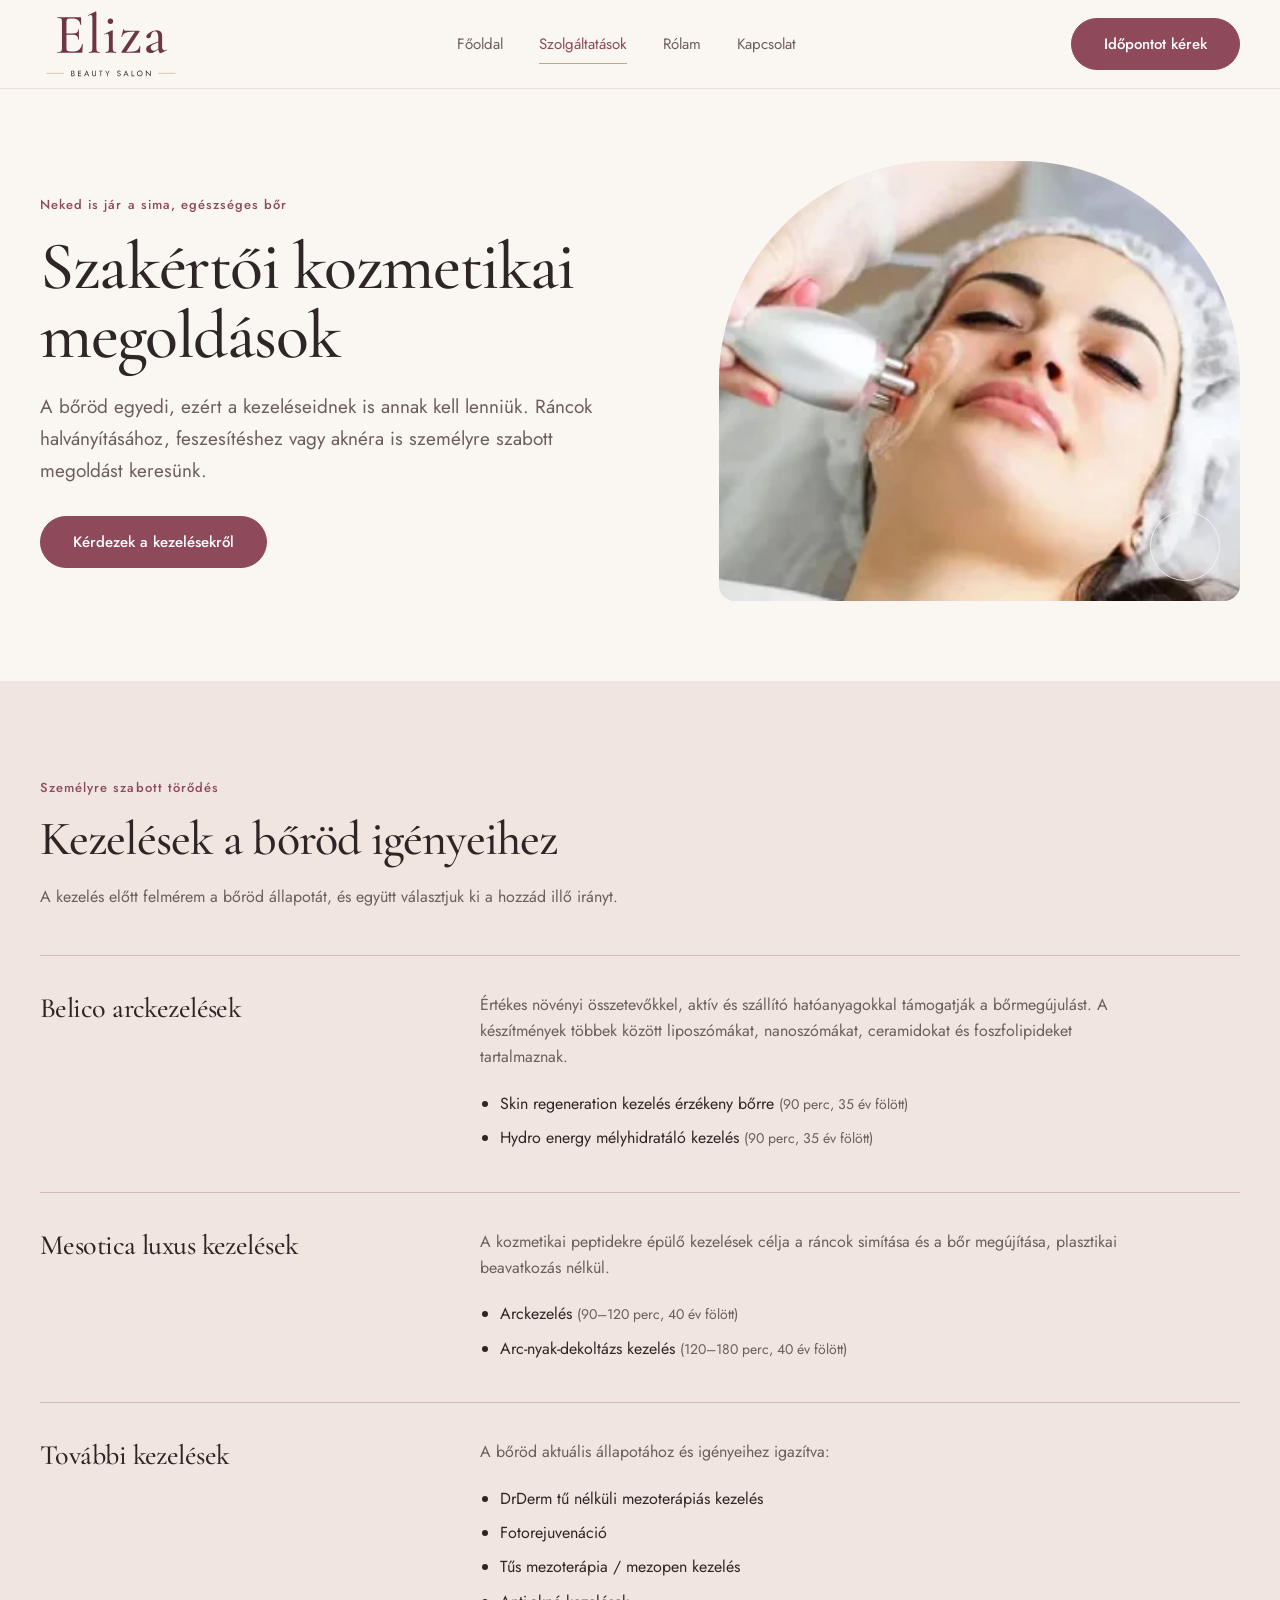
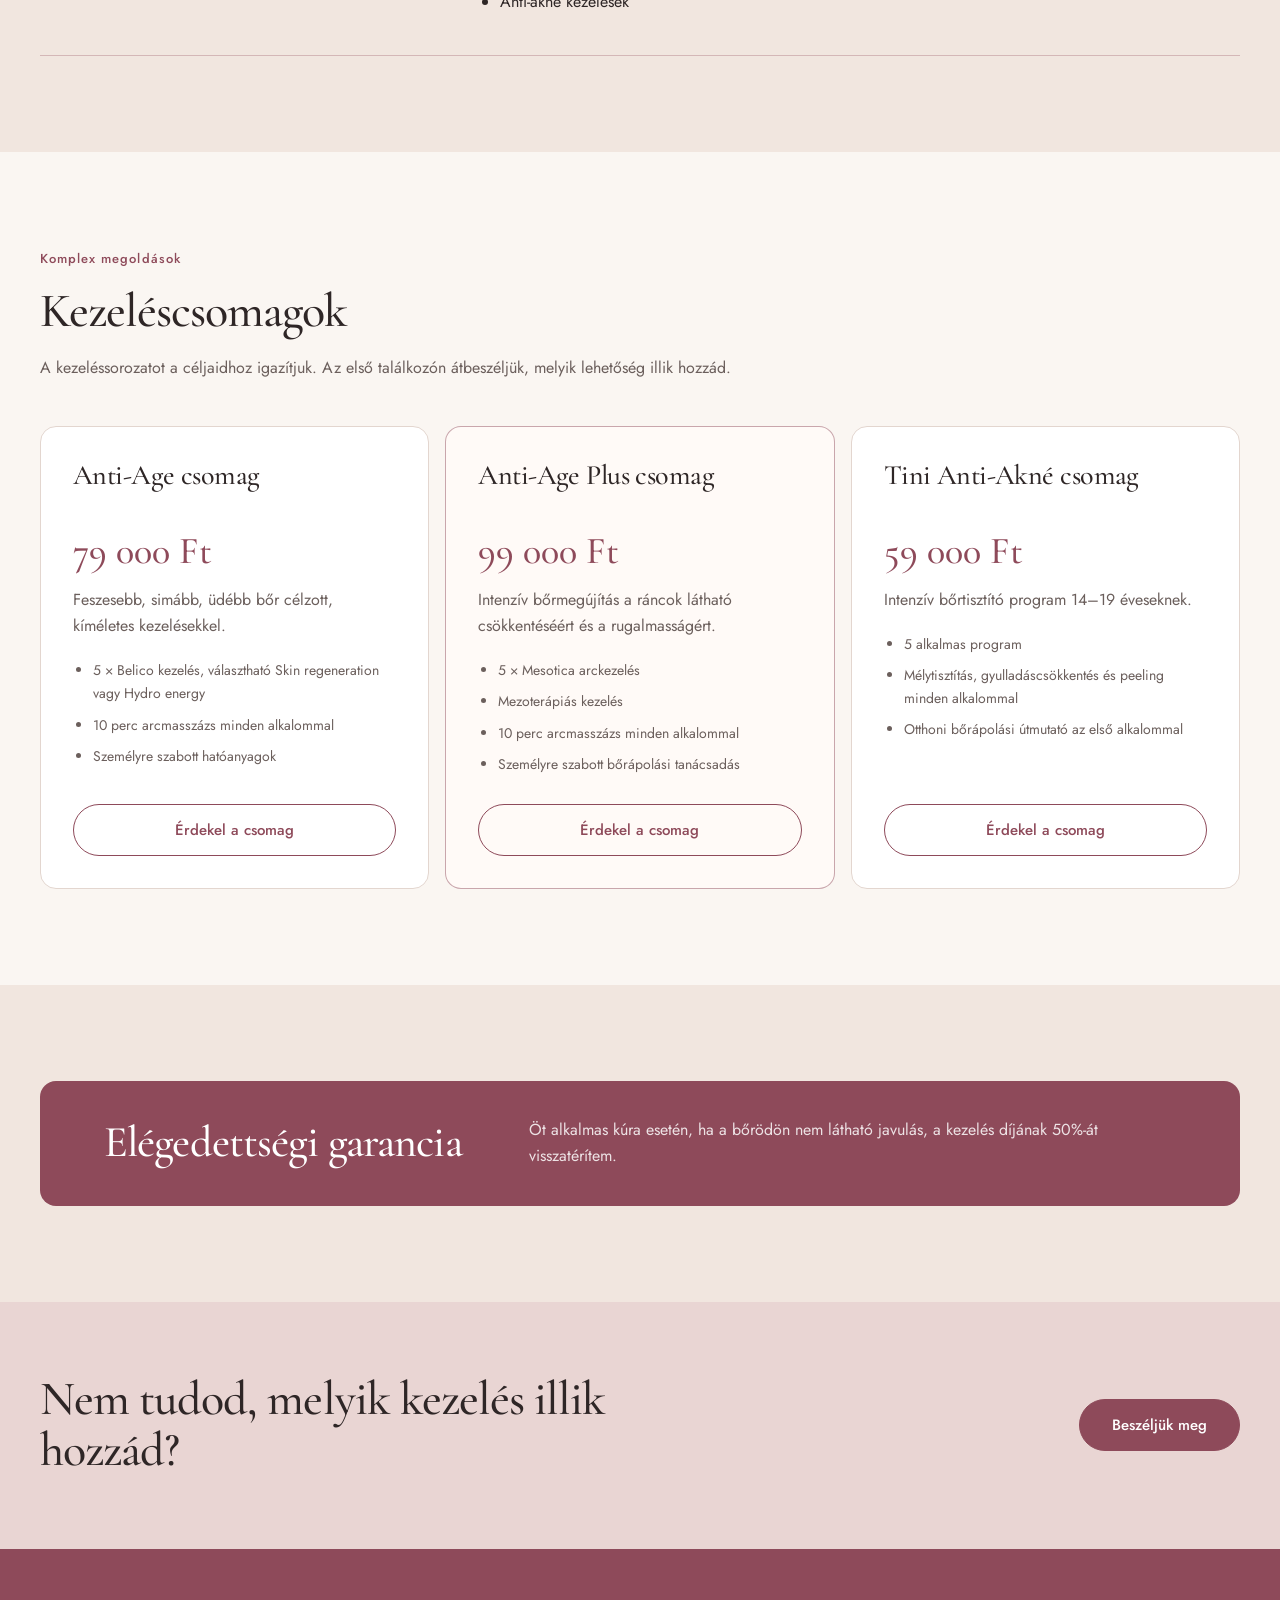
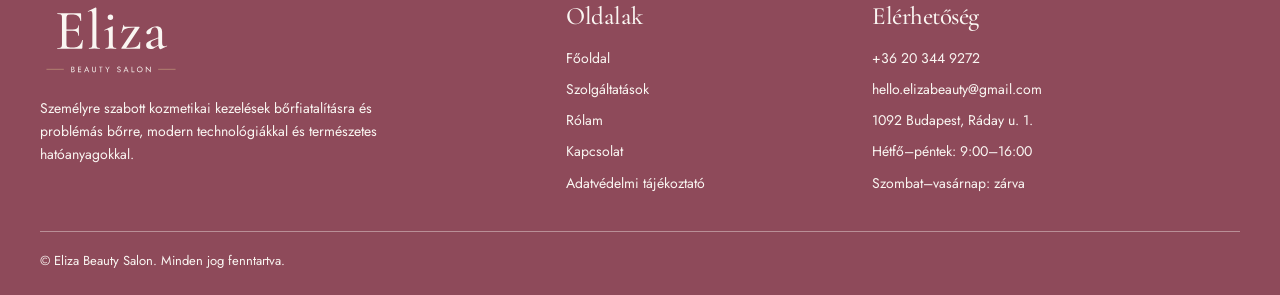
<file: Eliza/szolgaltatasok.html>
<!doctype html>
<html lang="hu">
<head>
  <meta charset="UTF-8">
  <meta name="viewport" content="width=device-width, initial-scale=1">
  <meta name="description" content="Fedezd fel a Belico, Mesotica és további kozmetikai kezeléseket, valamint az egyénre szabott csomagokat Budapesten.">
  <meta name="theme-color" content="#FAF6F2">
  <title>Kozmetikai kezelések Budapesten | Eliza Beauty Salon</title>
  <link rel="canonical" href="https://eliza-beauty-salon-3ac365.netlify.app/szolgaltatasok.html">
  <meta property="og:type" content="website">
  <meta property="og:locale" content="hu_HU">
  <meta property="og:site_name" content="Eliza Beauty Salon">
  <meta property="og:title" content="Kozmetikai kezelések Budapesten | Eliza Beauty Salon">
  <meta property="og:description" content="Fedezd fel a Belico, Mesotica és további kozmetikai kezeléseket, valamint az egyénre szabott csomagokat Budapesten.">
  <meta property="og:url" content="https://eliza-beauty-salon-3ac365.netlify.app/szolgaltatasok.html">
  <meta property="og:image" content="https://eliza-beauty-salon-3ac365.netlify.app/images/optimized/arckezeles.webp">
  <meta property="og:image:alt" content="Arckezelés a szalonban">
  <link rel="icon" href="images/favicon.svg" type="image/svg+xml">
  <link rel="preconnect" href="https://fonts.googleapis.com">
  <link rel="preconnect" href="https://fonts.gstatic.com" crossorigin>
  <link href="https://fonts.googleapis.com/css2?family=Cormorant+Garamond:wght@500;600&family=Jost:wght@400;500&display=swap" rel="stylesheet">
  <link rel="stylesheet" href="aloldalak.css">
</head>
<body>
  <a class="skip-link" href="#tartalom">Ugrás a tartalomra</a>
  <header class="site-header">
    <div class="shell header-inner">
      <a class="brand" href="index.html" aria-label="Eliza Beauty Salon – főoldal"><img src="images/logo.svg" alt="Eliza Beauty Salon"></a>
      <button class="menu-toggle" type="button" aria-expanded="false" aria-controls="fomenu" aria-label="Menü megnyitása">☰</button>
      <nav class="main-nav" id="fomenu" aria-label="Fő navigáció">
        <a href="index.html">Főoldal</a>
        <a href="szolgaltatasok.html" aria-current="page">Szolgáltatások</a>
        <a href="rolunk.html">Rólam</a>
        <a href="kapcsolat.html">Kapcsolat</a>
      </nav>
      <a class="button primary header-cta" href="kapcsolat.html#uzenet">Időpontot kérek</a>
    </div>
  </header>

  <main id="tartalom">
    <section class="page-hero">
      <div class="shell hero-grid">
        <div class="hero-copy">
          <p class="eyebrow">Neked is jár a sima, egészséges bőr</p>
          <h1>Szakértői kozmetikai megoldások</h1>
          <p class="lead">A bőröd egyedi, ezért a kezeléseidnek is annak kell lenniük. Ráncok halványításához, feszesítéshez vagy aknéra is személyre szabott megoldást keresünk.</p>
          <a class="button primary" href="kapcsolat.html#uzenet">Kérdezek a kezelésekről</a>
        </div>
        <div class="hero-image"><img src="images/optimized/arckezeles.webp" alt="Arckezelés a szalonban" width="300" height="300"></div>
      </div>
    </section>

    <section class="section tinted" aria-labelledby="kezelesek-cime">
      <div class="shell">
        <div class="section-heading"><p class="eyebrow">Személyre szabott törődés</p><h2 id="kezelesek-cime">Kezelések a bőröd igényeihez</h2><p>A kezelés előtt felmérem a bőröd állapotát, és együtt választjuk ki a hozzád illő irányt.</p></div>
        <div class="treatment-list">
          <article class="treatment-row">
            <h3>Belico arckezelések</h3>
            <div><p>Értékes növényi összetevőkkel, aktív és szállító hatóanyagokkal támogatják a bőrmegújulást. A készítmények többek között liposzómákat, nanoszómákat, ceramidokat és foszfolipideket tartalmaznak.</p><ul><li>Skin regeneration kezelés érzékeny bőrre <span class="small-note">(90 perc, 35 év fölött)</span></li><li>Hydro energy mélyhidratáló kezelés <span class="small-note">(90 perc, 35 év fölött)</span></li></ul></div>
          </article>
          <article class="treatment-row">
            <h3>Mesotica luxus kezelések</h3>
            <div><p>A kozmetikai peptidekre épülő kezelések célja a ráncok simítása és a bőr megújítása, plasztikai beavatkozás nélkül.</p><ul><li>Arckezelés <span class="small-note">(90–120 perc, 40 év fölött)</span></li><li>Arc-nyak-dekoltázs kezelés <span class="small-note">(120–180 perc, 40 év fölött)</span></li></ul></div>
          </article>
          <article class="treatment-row">
            <h3>További kezelések</h3>
            <div><p>A bőröd aktuális állapotához és igényeihez igazítva:</p><ul><li>DrDerm tű nélküli mezoterápiás kezelés</li><li>Fotorejuvenáció</li><li>Tűs mezoterápia / mezopen kezelés</li><li>Anti-akné kezelések</li></ul></div>
          </article>
        </div>
      </div>
    </section>

    <section class="section" aria-labelledby="csomagok-cime">
      <div class="shell">
        <div class="section-heading"><p class="eyebrow">Komplex megoldások</p><h2 id="csomagok-cime">Kezeléscsomagok</h2><p>A kezeléssorozatot a céljaidhoz igazítjuk. Az első találkozón átbeszéljük, melyik lehetőség illik hozzád.</p></div>
        <div class="package-grid">
          <article class="package"><h3>Anti-Age csomag</h3><p class="price">79 000 Ft</p><p>Feszesebb, simább, üdébb bőr célzott, kíméletes kezelésekkel.</p><ul><li>5 × Belico kezelés, választható Skin regeneration vagy Hydro energy</li><li>10 perc arcmasszázs minden alkalommal</li><li>Személyre szabott hatóanyagok</li></ul><a class="button" href="kapcsolat.html#uzenet">Érdekel a csomag</a></article>
          <article class="package"><h3>Anti-Age Plus csomag</h3><p class="price">99 000 Ft</p><p>Intenzív bőrmegújítás a ráncok látható csökkentéséért és a rugalmasságért.</p><ul><li>5 × Mesotica arckezelés</li><li>Mezoterápiás kezelés</li><li>10 perc arcmasszázs minden alkalommal</li><li>Személyre szabott bőrápolási tanácsadás</li></ul><a class="button" href="kapcsolat.html#uzenet">Érdekel a csomag</a></article>
          <article class="package"><h3>Tini Anti-Akné csomag</h3><p class="price">59 000 Ft</p><p>Intenzív bőrtisztító program 14–19 éveseknek.</p><ul><li>5 alkalmas program</li><li>Mélytisztítás, gyulladáscsökkentés és peeling minden alkalommal</li><li>Otthoni bőrápolási útmutató az első alkalommal</li></ul><a class="button" href="kapcsolat.html#uzenet">Érdekel a csomag</a></article>
        </div>
      </div>
    </section>

    <section class="section tinted"><div class="shell assurance"><h2>Elégedettségi garancia</h2><p>Öt alkalmas kúra esetén, ha a bőrödön nem látható javulás, a kezelés díjának 50%-át visszatérítem.</p></div></section>
    <section class="closing"><div class="shell closing-inner"><h2>Nem tudod, melyik kezelés illik hozzád?</h2><a class="button primary" href="kapcsolat.html#uzenet">Beszéljük meg</a></div></section>
  </main>

  <footer class="site-footer"><div class="shell"><div class="footer-grid"><div class="footer-brand"><a href="index.html"><img src="logo/logo-feher.svg" alt="Eliza Beauty Salon"></a><p>Személyre szabott kozmetikai kezelések bőrfiatalításra és problémás bőrre, modern technológiákkal és természetes hatóanyagokkal.</p></div><div><h2 class="footer-title">Oldalak</h2><nav class="footer-links" aria-label="Lábléc navigáció"><a href="index.html">Főoldal</a><a href="szolgaltatasok.html">Szolgáltatások</a><a href="rolunk.html">Rólam</a><a href="kapcsolat.html">Kapcsolat</a><a href="adatvedelem.html">Adatvédelmi tájékoztató</a></nav></div><div><h2 class="footer-title">Elérhetőség</h2><div class="footer-links"><a href="tel:+36203449272">+36 20 344 9272</a><a href="mailto:hello.elizabeauty@gmail.com">hello.elizabeauty@gmail.com</a><span>1092 Budapest, Ráday u. 1.</span><span>Hétfő–péntek: 9:00–16:00</span><span>Szombat–vasárnap: zárva</span></div></div></div><div class="footer-bottom"><p>© Eliza Beauty Salon. Minden jog fenntartva.</p></div></div></footer>
  <script>const menuButton=document.querySelector('.menu-toggle');const nav=document.querySelector('.main-nav');menuButton.addEventListener('click',()=>{const open=menuButton.getAttribute('aria-expanded')!=='true';menuButton.setAttribute('aria-expanded',String(open));menuButton.setAttribute('aria-label',open?'Menü bezárása':'Menü megnyitása');nav.classList.toggle('open',open)});</script>
</body>
</html>
</file>
<file: Eliza/aloldalak.css>
:root {
  --rosewood: #8E4A5A;
  --rosewood-deep: #6E3644;
  --sand: #C9A27E;
  --cream: #FAF6F2;
  --powder: #F1E6DF;
  --cocoa: #2E2626;
  --muted: #6B5F5C;
  --line: #E3D6CF;
  --serif: 'Cormorant Garamond', Georgia, serif;
  --sans: 'Jost', system-ui, sans-serif;
}

* { box-sizing: border-box; }
html { scroll-behavior: smooth; scroll-padding-top: 100px; }
body { margin: 0; color: var(--cocoa); background: var(--cream); font: 400 16px/1.65 var(--sans); }
img { display: block; max-width: 100%; }
a { color: inherit; }
button, input, textarea { font: inherit; }
:focus-visible { outline: 3px solid var(--sand); outline-offset: 4px; }
.shell { width: min(1200px, calc(100% - 48px)); margin-inline: auto; }
.skip-link { position: absolute; z-index: 100; top: 8px; left: 8px; padding: 12px 18px; color: white; background: var(--rosewood-deep); transform: translateY(-150%); }
.skip-link:focus { transform: translateY(0); }
.site-header { position: sticky; z-index: 10; top: 0; border-bottom: 1px solid rgba(227,214,207,.75); background: rgba(250,246,242,.96); backdrop-filter: blur(12px); }
.header-inner { min-height: 88px; display: flex; align-items: center; justify-content: space-between; gap: 32px; }
.brand img { width: 142px; height: auto; }
.main-nav { display: flex; align-items: center; gap: clamp(18px, 3vw, 36px); }
.main-nav a { position: relative; color: var(--muted); text-decoration: none; font-size: 15px; }
.main-nav a:hover, .main-nav a[aria-current="page"] { color: var(--rosewood); }
.main-nav a[aria-current="page"]::after { position: absolute; right: 0; bottom: -8px; left: 0; height: 1px; background: var(--sand); content: ''; }
.menu-toggle { display: none; border: 1px solid var(--line); border-radius: 50%; width: 48px; height: 48px; color: var(--rosewood); background: transparent; cursor: pointer; }
.button { min-height: 48px; display: inline-flex; align-items: center; justify-content: center; padding: 16px 32px; border: 1px solid var(--rosewood); border-radius: 999px; color: var(--rosewood); background: transparent; text-align: center; text-decoration: none; font-size: 15px; font-weight: 500; line-height: 1.2; transition: background-color .2s ease, color .2s ease; }
.button:hover { color: white; background: var(--rosewood-deep); border-color: var(--rosewood-deep); }
.button.primary { color: white; background: var(--rosewood); }
.button.primary:hover { background: var(--rosewood-deep); }
.button.light { color: var(--cocoa); border-color: var(--cream); background: var(--cream); }
.button.light:hover { color: white; border-color: var(--rosewood); background: var(--rosewood); }
.eyebrow { margin: 0 0 16px; color: var(--rosewood); font-size: 13px; font-weight: 500; letter-spacing: .08em; }
h1, h2, h3, p { margin-top: 0; }
h1, h2, h3 { font-family: var(--serif); font-weight: 500; letter-spacing: -.02em; }
h1 { max-width: 760px; margin-bottom: 20px; font-size: clamp(42px, 6vw, 68px); line-height: 1.02; }
h2 { margin-bottom: 18px; font-size: clamp(34px, 4vw, 48px); line-height: 1.08; }
h3 { margin-bottom: 10px; font-size: 28px; line-height: 1.15; }
.lead { max-width: 660px; margin-bottom: 28px; color: var(--muted); font-size: clamp(17px, 1.6vw, 19px); line-height: 1.7; }
.page-hero { padding: 72px 0 80px; }
.hero-grid { display: grid; grid-template-columns: minmax(0, 1fr) minmax(320px, .88fr); gap: clamp(40px, 7vw, 88px); align-items: center; }
.hero-grid.reverse { grid-template-columns: minmax(320px, .88fr) minmax(0, 1fr); }
.hero-grid.reverse .hero-copy { order: 2; }
.hero-grid.reverse .hero-image { order: 1; }
.hero-image { position: relative; min-height: 440px; overflow: hidden; border-radius: 220px 220px 16px 16px; background: var(--powder); }
.hero-image img { position: absolute; inset: 0; width: 100%; height: 100%; object-fit: cover; object-position: center 35%; }
.hero-image img.contain { object-fit: contain; }
.hero-image::after { position: absolute; right: 20px; bottom: 20px; width: 68px; height: 68px; border: 1px solid rgba(250,246,242,.8); border-radius: 50%; content: ''; }
.section { padding: 96px 0; }
.section.tinted { background: var(--powder); }
.section-heading { max-width: 700px; margin-bottom: 44px; }
.section-heading p:last-child { margin-bottom: 0; color: var(--muted); }
.treatment-list { border-top: 1px solid rgba(142,74,90,.3); }
.treatment-row { display: grid; grid-template-columns: minmax(190px, .68fr) minmax(0, 1.32fr); gap: 48px; padding: 36px 0; border-bottom: 1px solid rgba(142,74,90,.3); }
.treatment-row h3 { margin: 0; }
.treatment-row p { max-width: 680px; margin-bottom: 16px; color: var(--muted); }
.treatment-row ul, .package ul { margin: 0; padding-left: 20px; }
.treatment-row li, .package li { padding: 4px 0; }
.small-note { color: var(--muted); font-size: 14px; }
.package-grid { display: grid; grid-template-columns: repeat(3, minmax(0, 1fr)); gap: 16px; align-items: stretch; }
.package { display: flex; flex-direction: column; padding: 32px; border: 1px solid var(--line); border-radius: 16px; background: #fff; }
.package:nth-child(2) { border-color: rgba(142,74,90,.48); background: #fffaf7; }
.package h3 { min-height: 62px; }
.package .price { margin: 0 0 14px; color: var(--rosewood); font: 500 38px/1.1 var(--serif); }
.package p { color: var(--muted); }
.package ul { margin: 0 0 24px; color: var(--muted); font-size: 14px; }
.package .button { margin-top: auto; }
.assurance { display: grid; grid-template-columns: .75fr 1.25fr; gap: 36px; align-items: center; padding: 36px clamp(24px, 5vw, 64px); border-radius: 16px; color: white; background: var(--rosewood); }
.assurance h2 { margin: 0; color: white; font-size: clamp(32px, 4vw, 44px); }
.assurance p { margin: 0; color: rgba(255,255,255,.84); }
.story-grid { display: grid; grid-template-columns: minmax(280px, .8fr) minmax(0, 1.2fr); gap: clamp(40px, 7vw, 88px); align-items: start; }
.story-image { position: sticky; top: 120px; overflow: hidden; min-height: 540px; border-radius: 180px 180px 16px 16px; background: var(--powder); }
.story-image img { position: absolute; inset: 0; width: 100%; height: 100%; object-fit: cover; }
.story-copy p { color: var(--muted); }
.milestones { display: grid; grid-template-columns: repeat(4, 1fr); margin: 36px 0 0; padding: 24px 0 0; border-top: 1px solid var(--line); list-style: none; }
.milestones li { padding-right: 18px; color: var(--muted); font-size: 14px; }
.milestones strong { display: block; margin-bottom: 5px; color: var(--rosewood); font: 500 32px/1 var(--serif); }
.values { display: grid; grid-template-columns: repeat(2, minmax(0, 1fr)); gap: 0 48px; }
.value { display: grid; grid-template-columns: 44px 1fr; gap: 16px; padding: 24px 0; border-top: 1px solid var(--line); }
.value-mark { color: var(--rosewood); font: 500 30px/1 var(--serif); }
.value h3 { margin: 0 0 6px; font-size: 25px; }
.value p { margin: 0; color: var(--muted); }
.contact-grid { display: grid; grid-template-columns: minmax(270px, .8fr) minmax(0, 1.2fr); gap: clamp(36px, 7vw, 88px); align-items: start; }
.contact-card { padding: 32px; border-radius: 16px; background: var(--powder); }
.contact-card dl { margin: 28px 0 0; }
.contact-card dl > div { padding: 16px 0; border-top: 1px solid rgba(142,74,90,.2); }
.contact-card dt { color: var(--muted); font-size: 14px; }
.contact-card dd { margin: 3px 0 0; font-size: 17px; }
.contact-card a { color: var(--rosewood-deep); text-decoration-thickness: 1px; text-underline-offset: 3px; }
.contact-form { padding: clamp(24px, 4vw, 40px); border: 1px solid var(--line); border-radius: 16px; background: #fff; }
.contact-form h2 { font-size: 38px; }
.field { margin-bottom: 18px; }
.field label { display: block; margin-bottom: 7px; color: var(--muted); font-size: 14px; }
.field input, .field textarea { width: 100%; padding: 16px; border: 1px solid var(--line); border-radius: 12px; color: var(--cocoa); background: white; }
.field input { min-height: 48px; }
.field textarea { min-height: 148px; resize: vertical; }
.field input:focus, .field textarea:focus { border-color: var(--rosewood); outline: 2px solid rgba(142,74,90,.15); }
.consent-field { display: flex; align-items: flex-start; gap: 10px; margin: 0 0 20px; }
.consent-field input[type="checkbox"] { flex: 0 0 18px; width: 18px; height: 18px; margin: 4px 0 0; accent-color: var(--rosewood); }
.consent-field label { margin: 0; color: var(--muted); font-size: 14px; line-height: 1.5; cursor: pointer; }
.consent-field a { color: var(--rosewood-deep); text-underline-offset: 3px; }
.faq-list { max-width: 820px; border-top: 1px solid var(--line); }
.faq-list details { padding: 20px 0; border-bottom: 1px solid var(--line); }
.faq-list summary { color: var(--cocoa); font: 500 25px/1.25 var(--serif); cursor: pointer; }
.faq-list details p { margin: 12px 0 0; color: var(--muted); }
.privacy-copy { max-width: 820px; margin-inline: auto; padding: clamp(24px, 5vw, 56px); border-radius: 16px; background: #fff; }
.privacy-copy h2 { margin: 40px 0 14px; font-size: clamp(28px, 3vw, 36px); }
.privacy-copy h2:first-child { margin-top: 0; }
.privacy-copy p { color: var(--muted); }
.privacy-copy a { color: var(--rosewood-deep); text-decoration-thickness: 1px; text-underline-offset: 3px; }
.closing { padding: 72px 0; color: var(--cocoa); background: #E9D5D3; }
.closing-inner { display: flex; align-items: center; justify-content: space-between; gap: 32px; }
.closing h2 { max-width: 680px; margin: 0; color: var(--cocoa); }
.site-footer { padding: 52px 0 24px; color: var(--cream); background: var(--rosewood); }
.footer-grid { display: grid; grid-template-columns: 1.3fr .7fr 1fr; gap: 48px; padding-bottom: 36px; }
.footer-brand img { width: 142px; margin-bottom: 18px; }
.footer-brand p { max-width: 370px; color: var(--cream); font-size: 14px; }
.footer-title { margin-bottom: 16px; color: var(--cream); font: 500 25px/1.2 var(--serif); }
.footer-links { display: grid; gap: 8px; font-size: 14px; }
.footer-links a { color: var(--cream); text-decoration: none; }
.footer-links a:hover { color: white; text-decoration: underline; text-underline-offset: 3px; }
.footer-bottom { display: flex; justify-content: space-between; gap: 16px; padding-top: 18px; border-top: 1px solid rgba(250,246,242,.4); color: var(--cream); font-size: 13px; }
.footer-bottom p { margin: 0; }
@media (max-width: 820px) {
  .main-nav { gap: 16px; }
  .header-cta { display: none; }
  .hero-grid, .hero-grid.reverse, .story-grid, .contact-grid { grid-template-columns: 1fr 1fr; gap: 28px; }
  .hero-image { min-height: 380px; }
  .story-image { min-height: 440px; }
  .package-grid { grid-template-columns: 1fr 1fr; }
  .package:last-child { grid-column: 1 / -1; }
  .footer-grid { grid-template-columns: 1fr 1fr; }
  .footer-brand { grid-column: 1 / -1; }
}
@media (max-width: 620px) {
  html { scroll-padding-top: 80px; }
  .shell { width: min(100% - 40px, 540px); }
  .header-inner { min-height: 72px; }
  .brand img { width: 126px; }
  .menu-toggle { display: inline-grid; place-items: center; }
  .main-nav { position: absolute; top: 71px; right: 0; left: 0; display: none; align-items: stretch; gap: 0; padding: 8px 20px 20px; border-bottom: 1px solid var(--line); background: var(--cream); }
  .main-nav.open { display: grid; }
  .main-nav a { padding: 12px 0; border-bottom: 1px solid var(--line); }
  .main-nav a[aria-current="page"]::after { display: none; }
  .page-hero { padding: 44px 0 56px; }
  .hero-grid, .hero-grid.reverse, .story-grid, .contact-grid { grid-template-columns: 1fr; }
  .hero-grid.reverse .hero-copy, .hero-grid.reverse .hero-image { order: initial; }
  .hero-image { min-height: 350px; }
  .section { padding: 64px 0; }
  .section-heading { margin-bottom: 30px; }
  .treatment-row { grid-template-columns: 1fr; gap: 12px; padding: 26px 0; }
  .package-grid, .values { grid-template-columns: 1fr; }
  .package:last-child { grid-column: auto; }
  .package h3 { min-height: 0; }
  .assurance { grid-template-columns: 1fr; gap: 14px; }
  .story-image { position: relative; top: auto; min-height: 420px; }
  .milestones { grid-template-columns: 1fr 1fr; gap: 18px 8px; }
  .closing { padding: 56px 0; }
  .closing-inner { align-items: flex-start; flex-direction: column; }
  .footer-grid { grid-template-columns: 1fr; gap: 28px; }
  .footer-brand { grid-column: auto; }
  .footer-bottom { flex-direction: column; }
}
@media (prefers-reduced-motion: reduce) {
  *, *::before, *::after { scroll-behavior: auto !important; transition-duration: .01ms !important; animation-duration: .01ms !important; }
}
</file>
